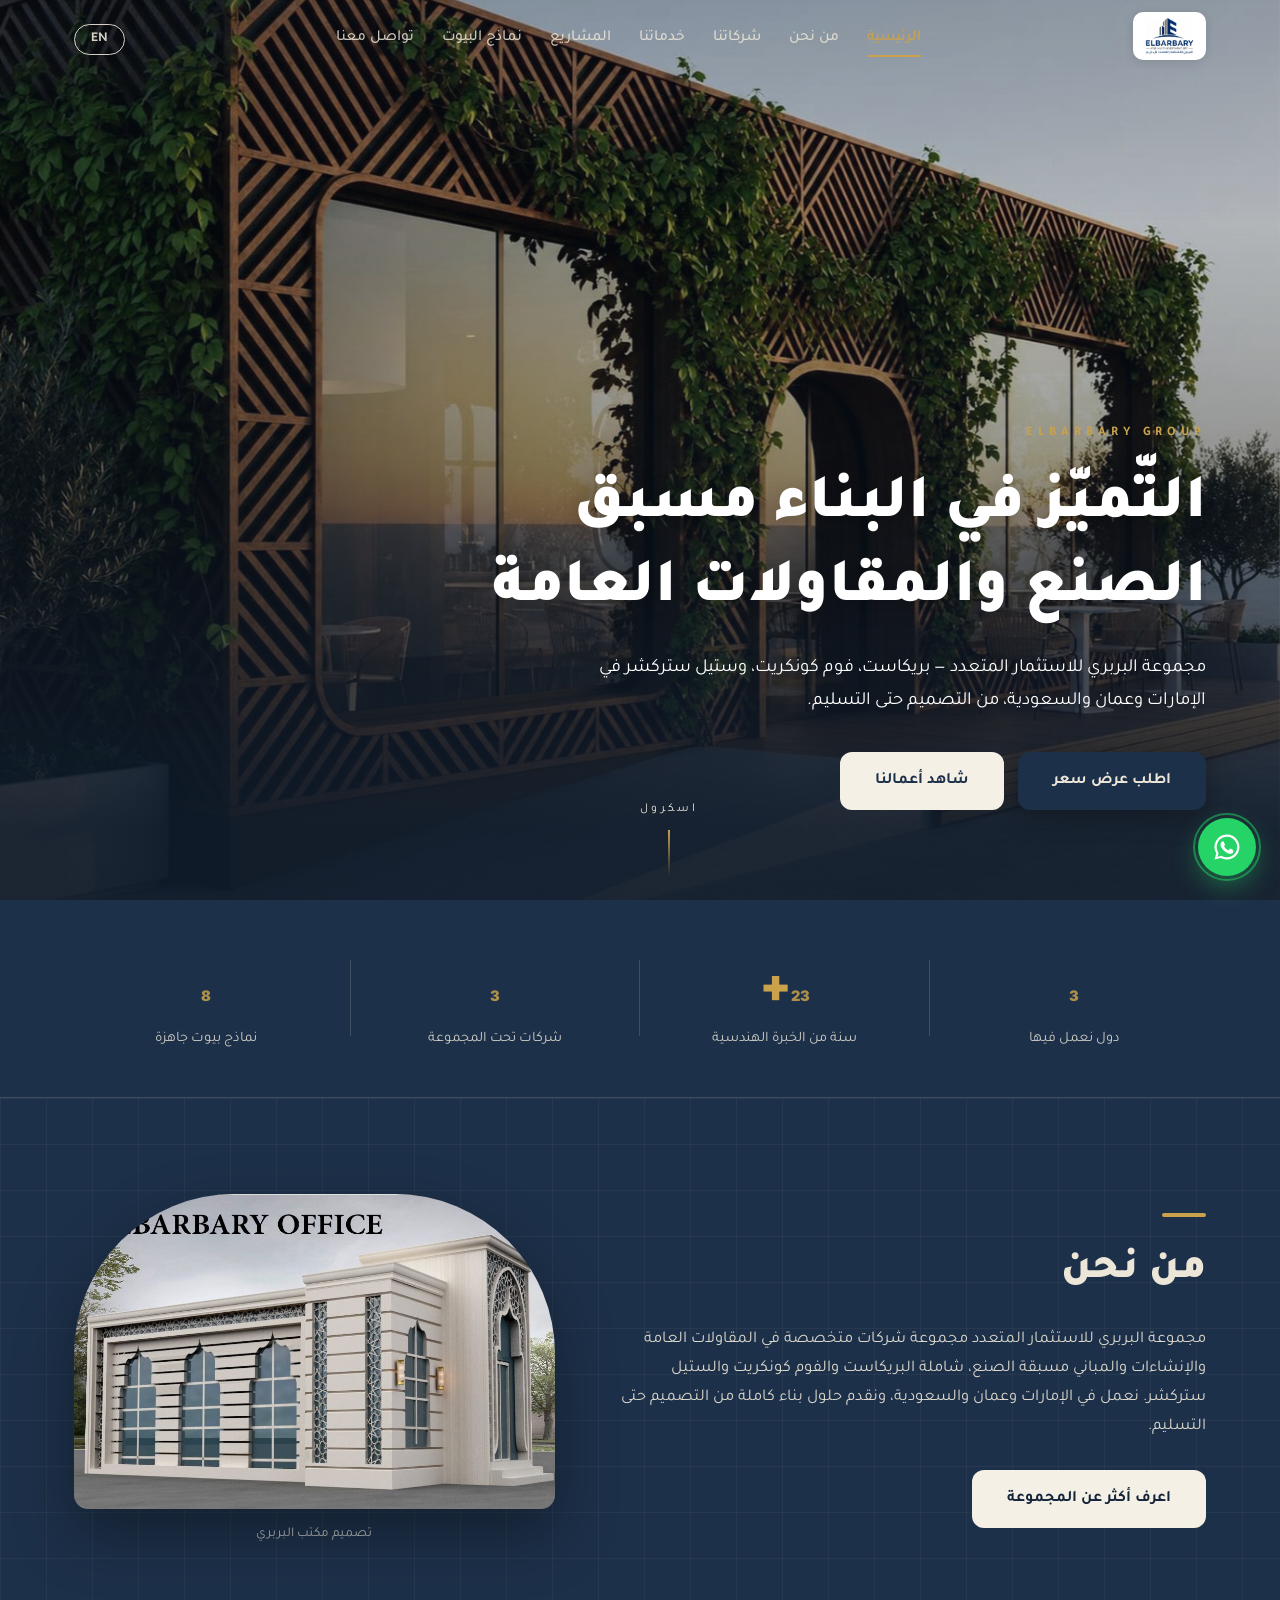
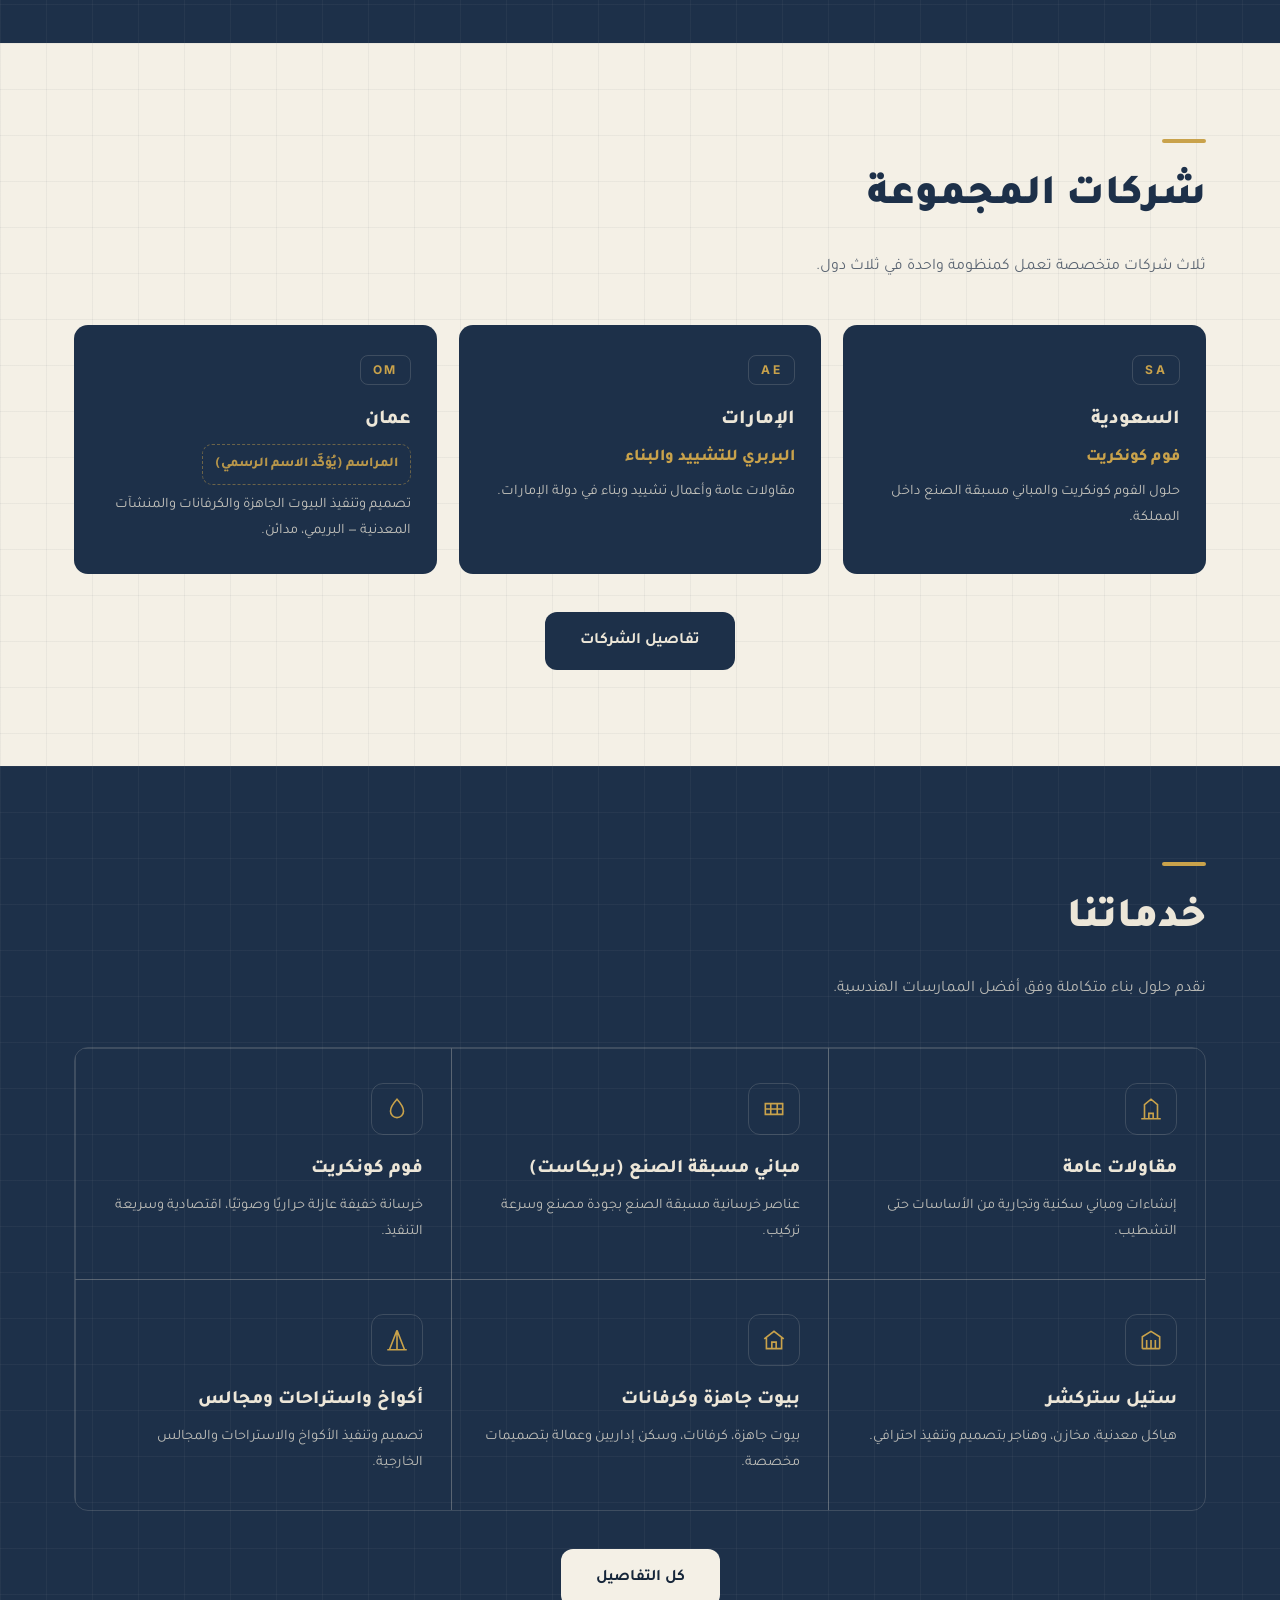
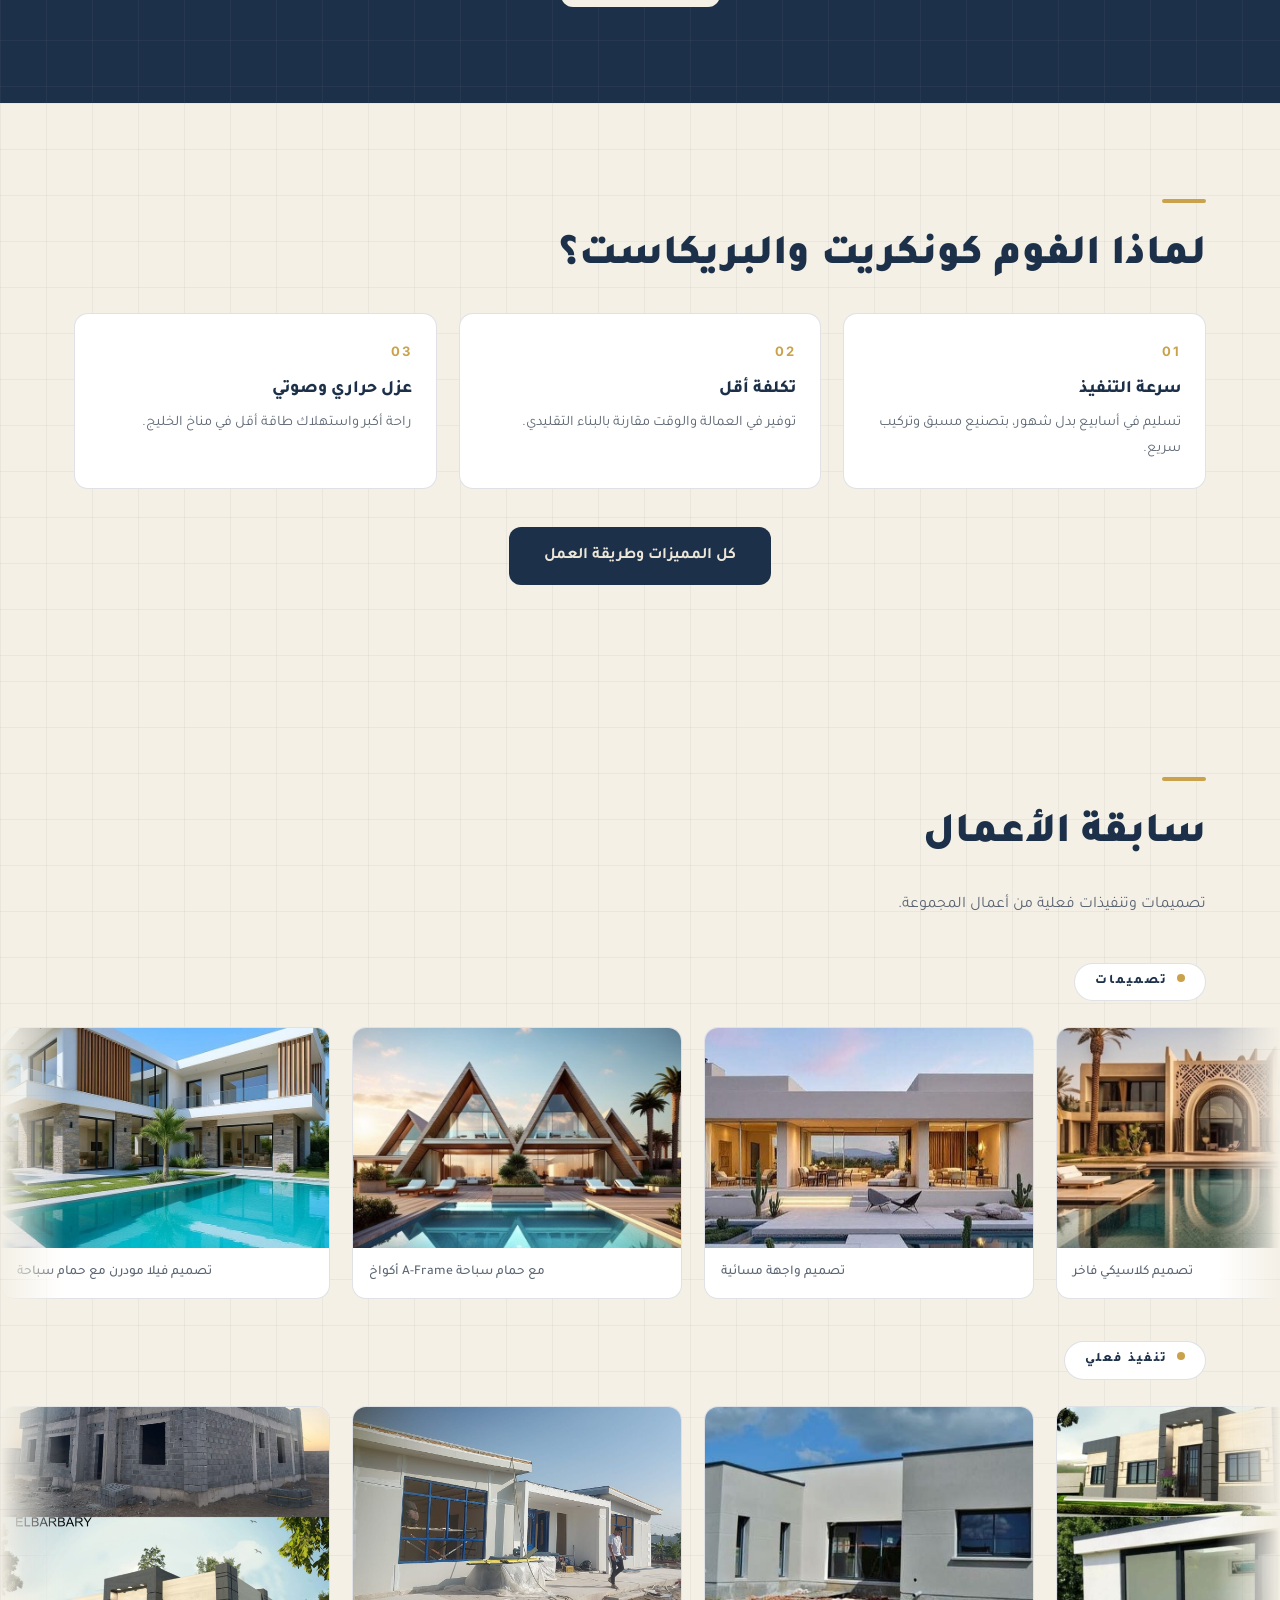
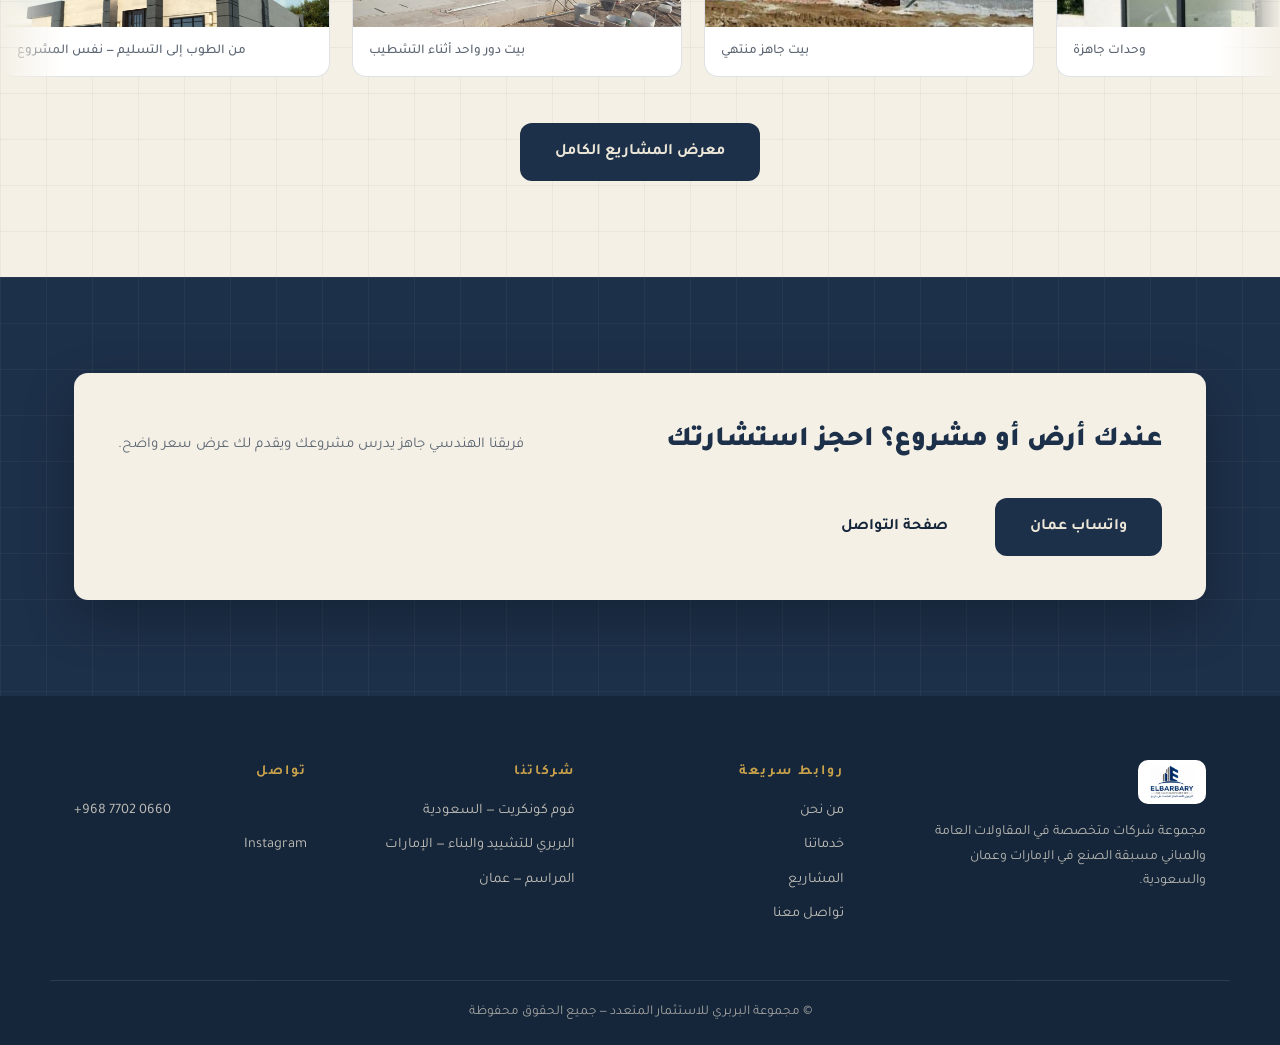
<file: index.html>
<!DOCTYPE html>
<html lang="ar" dir="rtl">
<head>
<meta charset="UTF-8">
<meta name="viewport" content="width=device-width, initial-scale=1.0">
<title data-ar="الرئيسية | مجموعة البربري" data-en="Home | ELBARBARY Group">الرئيسية | مجموعة البربري</title>
<meta name="description" content="مقاولات عامة ومباني مسبقة الصنع: بريكاست، فوم كونكريت، ستيل ستركشر. الإمارات، عمان، السعودية.">
<meta property="og:type" content="website">
<meta property="og:title" content="الرئيسية | مجموعة البربري للاستثمار المتعدد">
<meta property="og:description" content="مقاولات عامة ومباني مسبقة الصنع: بريكاست، فوم كونكريت، ستيل ستركشر — الإمارات، عمان، السعودية.">
<meta property="og:image" content="https://shereif10.github.io/elbarbary/images/hero.jpg">
<meta name="theme-color" content="#1d3049">
<link rel="icon" type="image/png" href="images/logo.png">
<link rel="preconnect" href="https://fonts.googleapis.com">
<link rel="preconnect" href="https://fonts.gstatic.com" crossorigin>
<link href="https://fonts.googleapis.com/css2?family=Tajawal:wght@400;500;700;800;900&family=Inter:wght@400;500;600;700;800&display=swap" rel="stylesheet">
<link rel="stylesheet" href="css/style.css">
</head>
<body class="loading">
<div class="scroll-progress" id="scrollProgress"></div>

<div class="preloader" id="preloader" aria-hidden="true">
  <div class="preloader-inner">
    <img src="images/logo.png" alt="ELBARBARY">
    <span class="preloader-line"></span>
  </div>
</div>

<header class="site-header" id="top">
  <div class="container header-inner">
    <a class="brand" href="index.html">
      <span class="brand-logo"><img src="images/logo.png" alt="ELBARBARY"></span>
    </a>
    <nav class="main-nav" id="mainNav">
      <a href="index.html" class="active" data-ar="الرئيسية" data-en="Home">الرئيسية</a>
      <a href="about.html" data-ar="من نحن" data-en="About">من نحن</a>
      <a href="companies.html" data-ar="شركاتنا" data-en="Companies">شركاتنا</a>
      <a href="services.html" data-ar="خدماتنا" data-en="Services">خدماتنا</a>
      <a href="projects.html" data-ar="المشاريع" data-en="Projects">المشاريع</a>
      <a href="models.html" data-ar="نماذج البيوت" data-en="Home Models">نماذج البيوت</a>
      <a href="contact.html" data-ar="تواصل معنا" data-en="Contact">تواصل معنا</a>
    </nav>
    <div class="header-actions">
      <button class="lang-toggle" id="langToggle" type="button" aria-label="Language">EN</button>
      <button class="menu-toggle" id="menuToggle" type="button" aria-label="Menu"><span></span><span></span><span></span></button>
    </div>
  </div>
</header>

<section class="hero">
  <div class="hero-bg"><div class="hero-img" id="heroImg"></div></div>
  <div class="hero-overlay"></div>
  <div class="container hero-content">
    <p class="hero-eyebrow reveal-hero d1">ELBARBARY GROUP</p>
    <h1 class="reveal-hero d2" data-ar="التّميّز في البناء مسبق الصنع والمقاولات العامة" data-en="Excellence in prefab construction and general contracting">التّميّز في البناء مسبق الصنع والمقاولات العامة</h1>
    <p class="hero-sub reveal-hero d3" data-ar="مجموعة البربري للاستثمار المتعدد — بريكاست، فوم كونكريت، وستيل ستركشر في الإمارات وعمان والسعودية، من التصميم حتى التسليم." data-en="ELBARBARY Multi-Investment Group — precast, foam concrete and steel structure across the UAE, Oman and Saudi Arabia, from design to handover.">مجموعة البربري للاستثمار المتعدد — بريكاست، فوم كونكريت، وستيل ستركشر في الإمارات وعمان والسعودية، من التصميم حتى التسليم.</p>
    <div class="hero-cta reveal-hero d4">
      <a class="btn btn-solid" href="contact.html" data-ar="اطلب عرض سعر" data-en="Request a quote">اطلب عرض سعر</a>
      <a class="btn btn-white" href="projects.html" data-ar="شاهد أعمالنا" data-en="See our work">شاهد أعمالنا</a>
    </div>
  </div>
  <div class="scroll-hint reveal-hero d4" aria-hidden="true">
    <span data-ar="اسكرول" data-en="Scroll">اسكرول</span>
    <span class="hint-line"></span>
  </div>
</section>

<section class="stats">
  <div class="container stats-inner">
    <div class="stat reveal"><strong><span class="count" data-count="3">0</span></strong><span data-ar="دول نعمل فيها" data-en="Countries of operation">دول نعمل فيها</span></div>
    <div class="stat reveal"><strong><span class="count" data-count="25">0</span>+</strong><span data-ar="سنة من الخبرة الهندسية" data-en="Years of engineering experience">سنة من الخبرة الهندسية</span></div>
    <div class="stat reveal"><strong><span class="count" data-count="3">0</span></strong><span data-ar="شركات تحت المجموعة" data-en="Group companies">شركات تحت المجموعة</span></div>
    <div class="stat reveal"><strong><span class="count" data-count="8">0</span></strong><span data-ar="نماذج بيوت جاهزة" data-en="Ready home models">نماذج بيوت جاهزة</span></div>
  </div>
</section>

<section class="section section-dark">
  <div class="container about-grid">
    <div class="about-text reveal">
      <h2 class="section-title" data-ar="من نحن" data-en="About us">من نحن</h2>
      <p data-ar="مجموعة البربري للاستثمار المتعدد مجموعة شركات متخصصة في المقاولات العامة والإنشاءات والمباني مسبقة الصنع، شاملة البريكاست والفوم كونكريت والستيل ستركشر. نعمل في الإمارات وعمان والسعودية، ونقدم حلول بناء كاملة من التصميم حتى التسليم." data-en="ELBARBARY Multi-Investment Group is a group of companies specialized in general contracting and prefabricated construction, including precast, foam concrete and steel structure. We operate in the UAE, Oman and Saudi Arabia, delivering complete building solutions from design to delivery.">مجموعة البربري للاستثمار المتعدد مجموعة شركات متخصصة في المقاولات العامة والإنشاءات والمباني مسبقة الصنع، شاملة البريكاست والفوم كونكريت والستيل ستركشر. نعمل في الإمارات وعمان والسعودية، ونقدم حلول بناء كاملة من التصميم حتى التسليم.</p>
      <a class="btn btn-white dark-text" href="about.html" data-ar="اعرف أكثر عن المجموعة" data-en="Learn more about the group">اعرف أكثر عن المجموعة</a>
    </div>
    <figure class="about-img reveal">
      <img src="images/office.jpg" alt="ELBARBARY office design" loading="lazy">
      <figcaption data-ar="تصميم مكتب البربري" data-en="ELBARBARY office design">تصميم مكتب البربري</figcaption>
    </figure>
  </div>
</section>

<section class="section section-cream">
  <div class="container">
    <h2 class="section-title reveal" data-ar="شركات المجموعة" data-en="Group companies">شركات المجموعة</h2>
    <p class="section-intro reveal" data-ar="ثلاث شركات متخصصة تعمل كمنظومة واحدة في ثلاث دول." data-en="Three specialized companies working as one system across three countries.">ثلاث شركات متخصصة تعمل كمنظومة واحدة في ثلاث دول.</p>
    <div class="tiles-3">
      <div class="tile reveal">
        <span class="tile-flag">SA</span>
        <h3 data-ar="السعودية" data-en="Saudi Arabia">السعودية</h3>
        <p class="tile-name" data-ar="فوم كونكريت" data-en="Foam Concrete">فوم كونكريت</p>
        <p data-ar="حلول الفوم كونكريت والمباني مسبقة الصنع داخل المملكة." data-en="Foam concrete and prefabricated building solutions across the Kingdom.">حلول الفوم كونكريت والمباني مسبقة الصنع داخل المملكة.</p>
      </div>
      <div class="tile reveal">
        <span class="tile-flag">AE</span>
        <h3 data-ar="الإمارات" data-en="United Arab Emirates">الإمارات</h3>
        <p class="tile-name" data-ar="البربري للتشييد والبناء" data-en="Al-Barbary Construction">البربري للتشييد والبناء</p>
        <p data-ar="مقاولات عامة وأعمال تشييد وبناء في دولة الإمارات." data-en="General contracting and construction works in the UAE.">مقاولات عامة وأعمال تشييد وبناء في دولة الإمارات.</p>
      </div>
      <div class="tile reveal">
        <span class="tile-flag">OM</span>
        <h3 data-ar="عمان" data-en="Oman">عمان</h3>
        <p class="tile-name placeholder" data-ar="المراسم (يُؤكَّد الاسم الرسمي)" data-en="Al-Maraseem (official name to confirm)">المراسم (يُؤكَّد الاسم الرسمي)</p>
        <p data-ar="تصميم وتنفيذ البيوت الجاهزة والكرفانات والمنشآت المعدنية — البريمي، مدائن." data-en="Design and build of prefab homes, caravans and metal structures — Al Buraimi, Madayn.">تصميم وتنفيذ البيوت الجاهزة والكرفانات والمنشآت المعدنية — البريمي، مدائن.</p>
      </div>
    </div>
    <div class="more-link reveal"><a class="btn btn-solid" href="companies.html" data-ar="تفاصيل الشركات" data-en="Company details">تفاصيل الشركات</a></div>
  </div>
</section>

<section class="section section-dark">
  <div class="container">
    <h2 class="section-title reveal" data-ar="خدماتنا" data-en="Our services">خدماتنا</h2>
    <p class="section-intro reveal" data-ar="نقدم حلول بناء متكاملة وفق أفضل الممارسات الهندسية." data-en="Integrated building solutions to the best engineering practices.">نقدم حلول بناء متكاملة وفق أفضل الممارسات الهندسية.</p>
    <div class="svc-grid">
      <div class="svc reveal">
        <span class="svc-icon"><svg viewBox="0 0 24 24" fill="none" stroke="currentColor" stroke-width="1.5"><path d="M3 21h18M6 21V8l6-5 6 5v13M10 21v-5h4v5M9 11h.01M15 11h.01"/></svg></span>
        <h3 data-ar="مقاولات عامة" data-en="General contracting">مقاولات عامة</h3>
        <p data-ar="إنشاءات ومباني سكنية وتجارية من الأساسات حتى التشطيب." data-en="Residential and commercial construction from foundations to finishing.">إنشاءات ومباني سكنية وتجارية من الأساسات حتى التشطيب.</p>
      </div>
      <div class="svc reveal">
        <span class="svc-icon"><svg viewBox="0 0 24 24" fill="none" stroke="currentColor" stroke-width="1.5"><path d="M4 7h16v10H4zM4 12h16M9 7v10M15 7v10"/></svg></span>
        <h3 data-ar="مباني مسبقة الصنع (بريكاست)" data-en="Precast buildings">مباني مسبقة الصنع (بريكاست)</h3>
        <p data-ar="عناصر خرسانية مسبقة الصنع بجودة مصنع وسرعة تركيب." data-en="Precast concrete elements with factory quality and fast installation.">عناصر خرسانية مسبقة الصنع بجودة مصنع وسرعة تركيب.</p>
      </div>
      <div class="svc reveal">
        <span class="svc-icon"><svg viewBox="0 0 24 24" fill="none" stroke="currentColor" stroke-width="1.5"><path d="M12 3s6 6.5 6 11a6 6 0 11-12 0c0-4.5 6-11 6-11z"/></svg></span>
        <h3 data-ar="فوم كونكريت" data-en="Foam concrete">فوم كونكريت</h3>
        <p data-ar="خرسانة خفيفة عازلة حراريًا وصوتيًا، اقتصادية وسريعة التنفيذ." data-en="Lightweight concrete with thermal and acoustic insulation, economical and fast.">خرسانة خفيفة عازلة حراريًا وصوتيًا، اقتصادية وسريعة التنفيذ.</p>
      </div>
      <div class="svc reveal">
        <span class="svc-icon"><svg viewBox="0 0 24 24" fill="none" stroke="currentColor" stroke-width="1.5"><path d="M4 20V9l8-5 8 5v11M4 20h16M8 20v-8M12 20v-8M16 20v-8"/></svg></span>
        <h3 data-ar="ستيل ستركشر" data-en="Steel structure">ستيل ستركشر</h3>
        <p data-ar="هياكل معدنية، مخازن، وهناجر بتصميم وتنفيذ احترافي." data-en="Steel structures, warehouses and hangars, professionally designed and built.">هياكل معدنية، مخازن، وهناجر بتصميم وتنفيذ احترافي.</p>
      </div>
      <div class="svc reveal">
        <span class="svc-icon"><svg viewBox="0 0 24 24" fill="none" stroke="currentColor" stroke-width="1.5"><path d="M3 11l9-7 9 7M5 10v10h14V10M10 20v-6h4v6"/></svg></span>
        <h3 data-ar="بيوت جاهزة وكرفانات" data-en="Prefab homes &amp; caravans">بيوت جاهزة وكرفانات</h3>
        <p data-ar="بيوت جاهزة، كرفانات، وسكن إداريين وعمالة بتصميمات مخصصة." data-en="Prefab homes, caravans, and staff housing with custom designs.">بيوت جاهزة، كرفانات، وسكن إداريين وعمالة بتصميمات مخصصة.</p>
      </div>
      <div class="svc reveal">
        <span class="svc-icon"><svg viewBox="0 0 24 24" fill="none" stroke="currentColor" stroke-width="1.5"><path d="M12 3v18M12 3l7 18M12 3L5 21M3 21h18"/></svg></span>
        <h3 data-ar="أكواخ واستراحات ومجالس" data-en="Chalets, rest houses &amp; majlis">أكواخ واستراحات ومجالس</h3>
        <p data-ar="تصميم وتنفيذ الأكواخ والاستراحات والمجالس الخارجية." data-en="Design and build of chalets, rest houses and outdoor majlis.">تصميم وتنفيذ الأكواخ والاستراحات والمجالس الخارجية.</p>
      </div>
    </div>
    <div class="more-link reveal"><a class="btn btn-white dark-text" href="services.html" data-ar="كل التفاصيل" data-en="Full details">كل التفاصيل</a></div>
  </div>
</section>

<section class="section section-cream">
  <div class="container">
    <h2 class="section-title reveal" data-ar="لماذا الفوم كونكريت والبريكاست؟" data-en="Why foam concrete &amp; precast?">لماذا الفوم كونكريت والبريكاست؟</h2>
    <div class="why-grid">
      <div class="why-item reveal"><span class="why-num">01</span><strong data-ar="سرعة التنفيذ" data-en="Speed">سرعة التنفيذ</strong><p data-ar="تسليم في أسابيع بدل شهور، بتصنيع مسبق وتركيب سريع." data-en="Delivery in weeks instead of months with off-site fabrication.">تسليم في أسابيع بدل شهور، بتصنيع مسبق وتركيب سريع.</p></div>
      <div class="why-item reveal"><span class="why-num">02</span><strong data-ar="تكلفة أقل" data-en="Lower cost">تكلفة أقل</strong><p data-ar="توفير في العمالة والوقت مقارنة بالبناء التقليدي." data-en="Savings in labor and time compared to conventional building.">توفير في العمالة والوقت مقارنة بالبناء التقليدي.</p></div>
      <div class="why-item reveal"><span class="why-num">03</span><strong data-ar="عزل حراري وصوتي" data-en="Insulation">عزل حراري وصوتي</strong><p data-ar="راحة أكبر واستهلاك طاقة أقل في مناخ الخليج." data-en="More comfort and lower energy use in the Gulf climate.">راحة أكبر واستهلاك طاقة أقل في مناخ الخليج.</p></div>
    </div>
    <div class="more-link reveal"><a class="btn btn-solid" href="why.html" data-ar="كل المميزات وطريقة العمل" data-en="All benefits and our process">كل المميزات وطريقة العمل</a></div>
  </div>
</section>

<section class="section section-cream section-projects">
  <div class="container">
    <h2 class="section-title reveal" data-ar="سابقة الأعمال" data-en="Previous work">سابقة الأعمال</h2>
    <p class="section-intro reveal" data-ar="تصميمات وتنفيذات فعلية من أعمال المجموعة." data-en="Designs and completed works by the group.">تصميمات وتنفيذات فعلية من أعمال المجموعة.</p>
  </div>
  <div class="container mq-head reveal"><span class="mq-tag" data-ar="تصميمات" data-en="Designs">تصميمات</span></div>
  <div class="marquee" dir="ltr">
    <div class="marquee-track">
      <figure class="mq-card"><img src="images/render-pool-villa.jpg" loading="lazy" alt=""><figcaption data-ar="تصميم فيلا مودرن مع حمام سباحة" data-en="Modern villa with pool — design">تصميم فيلا مودرن مع حمام سباحة</figcaption></figure>
      <figure class="mq-card"><img src="images/render-aframe-pool.jpg" loading="lazy" alt=""><figcaption data-ar="أكواخ A-Frame مع حمام سباحة" data-en="A-Frame chalets with pool — design">أكواخ A-Frame مع حمام سباحة</figcaption></figure>
      <figure class="mq-card"><img src="images/render-dusk.jpg" loading="lazy" alt=""><figcaption data-ar="تصميم واجهة مسائية" data-en="Evening facade — design">تصميم واجهة مسائية</figcaption></figure>
      <figure class="mq-card"><img src="images/render-palace.jpg" loading="lazy" alt=""><figcaption data-ar="تصميم كلاسيكي فاخر" data-en="Classic luxury design">تصميم كلاسيكي فاخر</figcaption></figure>
      <figure class="mq-card"><img src="images/render-resort.jpg" loading="lazy" alt=""><figcaption data-ar="تصميم استراحة" data-en="Rest house — design">تصميم استراحة</figcaption></figure>
      <figure class="mq-card"><img src="images/render-aframe.jpg" loading="lazy" alt=""><figcaption data-ar="تصميم كوخ A-Frame" data-en="A-Frame chalet — design">تصميم كوخ A-Frame</figcaption></figure>
      <figure class="mq-card"><img src="images/render-villa.jpg" loading="lazy" alt=""><figcaption data-ar="تصميم فيلا" data-en="Villa — design">تصميم فيلا</figcaption></figure>
      <figure class="mq-card"><img src="images/render-white-house.jpg" loading="lazy" alt=""><figcaption data-ar="تصميم بيت مودرن" data-en="Modern home — design">تصميم بيت مودرن</figcaption></figure>
    </div>
  </div>
  <div class="container mq-head reveal"><span class="mq-tag" data-ar="تنفيذ فعلي" data-en="Built work">تنفيذ فعلي</span></div>
  <div class="marquee" dir="ltr">
    <div class="marquee-track rev">
      <figure class="mq-card"><img src="images/real-progress.jpg" loading="lazy" alt=""><figcaption data-ar="من الطوب إلى التسليم — نفس المشروع" data-en="From blockwork to handover — same project">من الطوب إلى التسليم — نفس المشروع</figcaption></figure>
      <figure class="mq-card"><img src="images/real-white-house.jpg" loading="lazy" alt=""><figcaption data-ar="بيت دور واحد أثناء التشطيب" data-en="Single-story home during finishing">بيت دور واحد أثناء التشطيب</figcaption></figure>
      <figure class="mq-card"><img src="images/real-house.jpg" loading="lazy" alt=""><figcaption data-ar="بيت جاهز منتهي" data-en="Completed prefab home">بيت جاهز منتهي</figcaption></figure>
      <figure class="mq-card"><img src="images/real-units.jpg" loading="lazy" alt=""><figcaption data-ar="وحدات جاهزة" data-en="Prefab units">وحدات جاهزة</figcaption></figure>
      <figure class="mq-card"><img src="images/real-deck.jpg" loading="lazy" alt=""><figcaption data-ar="وحدة مع جلسة خارجية" data-en="Unit with outdoor deck">وحدة مع جلسة خارجية</figcaption></figure>
      <figure class="mq-card"><img src="images/real-warehouse.jpg" loading="lazy" alt=""><figcaption data-ar="مستودع ستيل ستركشر" data-en="Steel structure warehouse">مستودع ستيل ستركشر</figcaption></figure>
      <figure class="mq-card"><img src="images/real-cafe.jpg" loading="lazy" alt=""><figcaption data-ar="كافيه كونتينر" data-en="Container café">كافيه كونتينر</figcaption></figure>
      <figure class="mq-card"><img src="images/real-steel.jpg" loading="lazy" alt=""><figcaption data-ar="هيكل معدني أثناء التركيب" data-en="Steel structure erection">هيكل معدني أثناء التركيب</figcaption></figure>
    </div>
  </div>
  <div class="container more-link reveal"><a class="btn btn-solid" href="projects.html" data-ar="معرض المشاريع الكامل" data-en="Full projects gallery">معرض المشاريع الكامل</a></div>
</section>
<section class="section section-dark cta-strip-section">
  <div class="container">
    <div class="cta-card reveal">
      <h3 data-ar="عندك أرض أو مشروع؟ احجز استشارتك" data-en="Have a plot or a project? Book a consultation">عندك أرض أو مشروع؟ احجز استشارتك</h3>
      <p data-ar="فريقنا الهندسي جاهز يدرس مشروعك ويقدم لك عرض سعر واضح." data-en="Our engineering team will study your project and give you a clear quote.">فريقنا الهندسي جاهز يدرس مشروعك ويقدم لك عرض سعر واضح.</p>
      <div class="cta-actions">
        <a class="btn btn-solid" href="https://wa.me/96877020660" target="_blank" rel="noopener" data-ar="واتساب عمان" data-en="WhatsApp Oman">واتساب عمان</a>
        <a class="btn btn-white dark-text" href="contact.html" data-ar="صفحة التواصل" data-en="Contact page">صفحة التواصل</a>
      </div>
    </div>
  </div>
</section>
<footer class="site-footer">
  <div class="container footer-grid">
    <div class="f-brand">
      <img src="images/logo.png" alt="ELBARBARY" class="footer-logo">
      <p data-ar="مجموعة شركات متخصصة في المقاولات العامة والمباني مسبقة الصنع في الإمارات وعمان والسعودية." data-en="A group of companies specialized in general contracting and prefabricated buildings in the UAE, Oman and Saudi Arabia.">مجموعة شركات متخصصة في المقاولات العامة والمباني مسبقة الصنع في الإمارات وعمان والسعودية.</p>
    </div>
    <div class="f-col">
      <h4 data-ar="روابط سريعة" data-en="Quick links">روابط سريعة</h4>
      <a href="about.html" data-ar="من نحن" data-en="About">من نحن</a>
      <a href="services.html" data-ar="خدماتنا" data-en="Services">خدماتنا</a>
      <a href="projects.html" data-ar="المشاريع" data-en="Projects">المشاريع</a>
      <a href="contact.html" data-ar="تواصل معنا" data-en="Contact">تواصل معنا</a>
    </div>
    <div class="f-col">
      <h4 data-ar="شركاتنا" data-en="Our companies">شركاتنا</h4>
      <span data-ar="فوم كونكريت — السعودية" data-en="Foam Concrete — Saudi Arabia">فوم كونكريت — السعودية</span>
      <span data-ar="البربري للتشييد والبناء — الإمارات" data-en="Al-Barbary Construction — UAE">البربري للتشييد والبناء — الإمارات</span>
      <span data-ar="المراسم — عمان" data-en="Al-Maraseem — Oman">المراسم — عمان</span>
    </div>
    <div class="f-col">
      <h4 data-ar="تواصل" data-en="Contact">تواصل</h4>
      <a href="tel:+96877020660" dir="ltr">+968 7702 0660</a>
      <a href="https://www.instagram.com/elbarbary.525" target="_blank" rel="noopener">Instagram</a>
    </div>
  </div>
  <div class="container footer-bottom">
    <p data-ar="© مجموعة البربري للاستثمار المتعدد — جميع الحقوق محفوظة" data-en="© ELBARBARY Multi-Investment Group — All rights reserved">© مجموعة البربري للاستثمار المتعدد — جميع الحقوق محفوظة</p>
  </div>
</footer>
<a class="wa-float" href="https://wa.me/96877020660" target="_blank" rel="noopener" aria-label="WhatsApp">
  <svg viewBox="0 0 24 24" fill="currentColor"><path d="M12 2a10 10 0 00-8.6 15.1L2 22l5-1.3A10 10 0 1012 2zm0 18.2a8.2 8.2 0 01-4.2-1.1l-.3-.2-3 .8.8-2.9-.2-.3A8.2 8.2 0 1112 20.2zm4.6-6.1c-.3-.1-1.5-.7-1.7-.8-.2-.1-.4-.1-.6.1-.2.3-.6.8-.8 1-.1.2-.3.2-.5.1a6.7 6.7 0 01-3.3-2.9c-.3-.4.2-.4.6-1.3.1-.2 0-.4 0-.5l-.8-1.8c-.2-.5-.4-.4-.6-.4h-.5c-.2 0-.5.1-.7.3-.2.3-.9.9-.9 2.2s.9 2.5 1 2.7c.1.2 1.8 2.8 4.4 3.9.6.3 1.1.4 1.5.6.6.2 1.2.2 1.6.1.5-.1 1.5-.6 1.7-1.2.2-.6.2-1.1.2-1.2-.1-.2-.3-.2-.6-.3z"/></svg>
</a>

<button class="to-top" id="toTop" aria-label="Back to top">
  <svg viewBox="0 0 24 24" fill="none" stroke="currentColor" stroke-width="2"><path d="M12 19V5M5 12l7-7 7 7"/></svg>
</button>

<script src="js/app.js"></script>
</body>
</html>
</file>
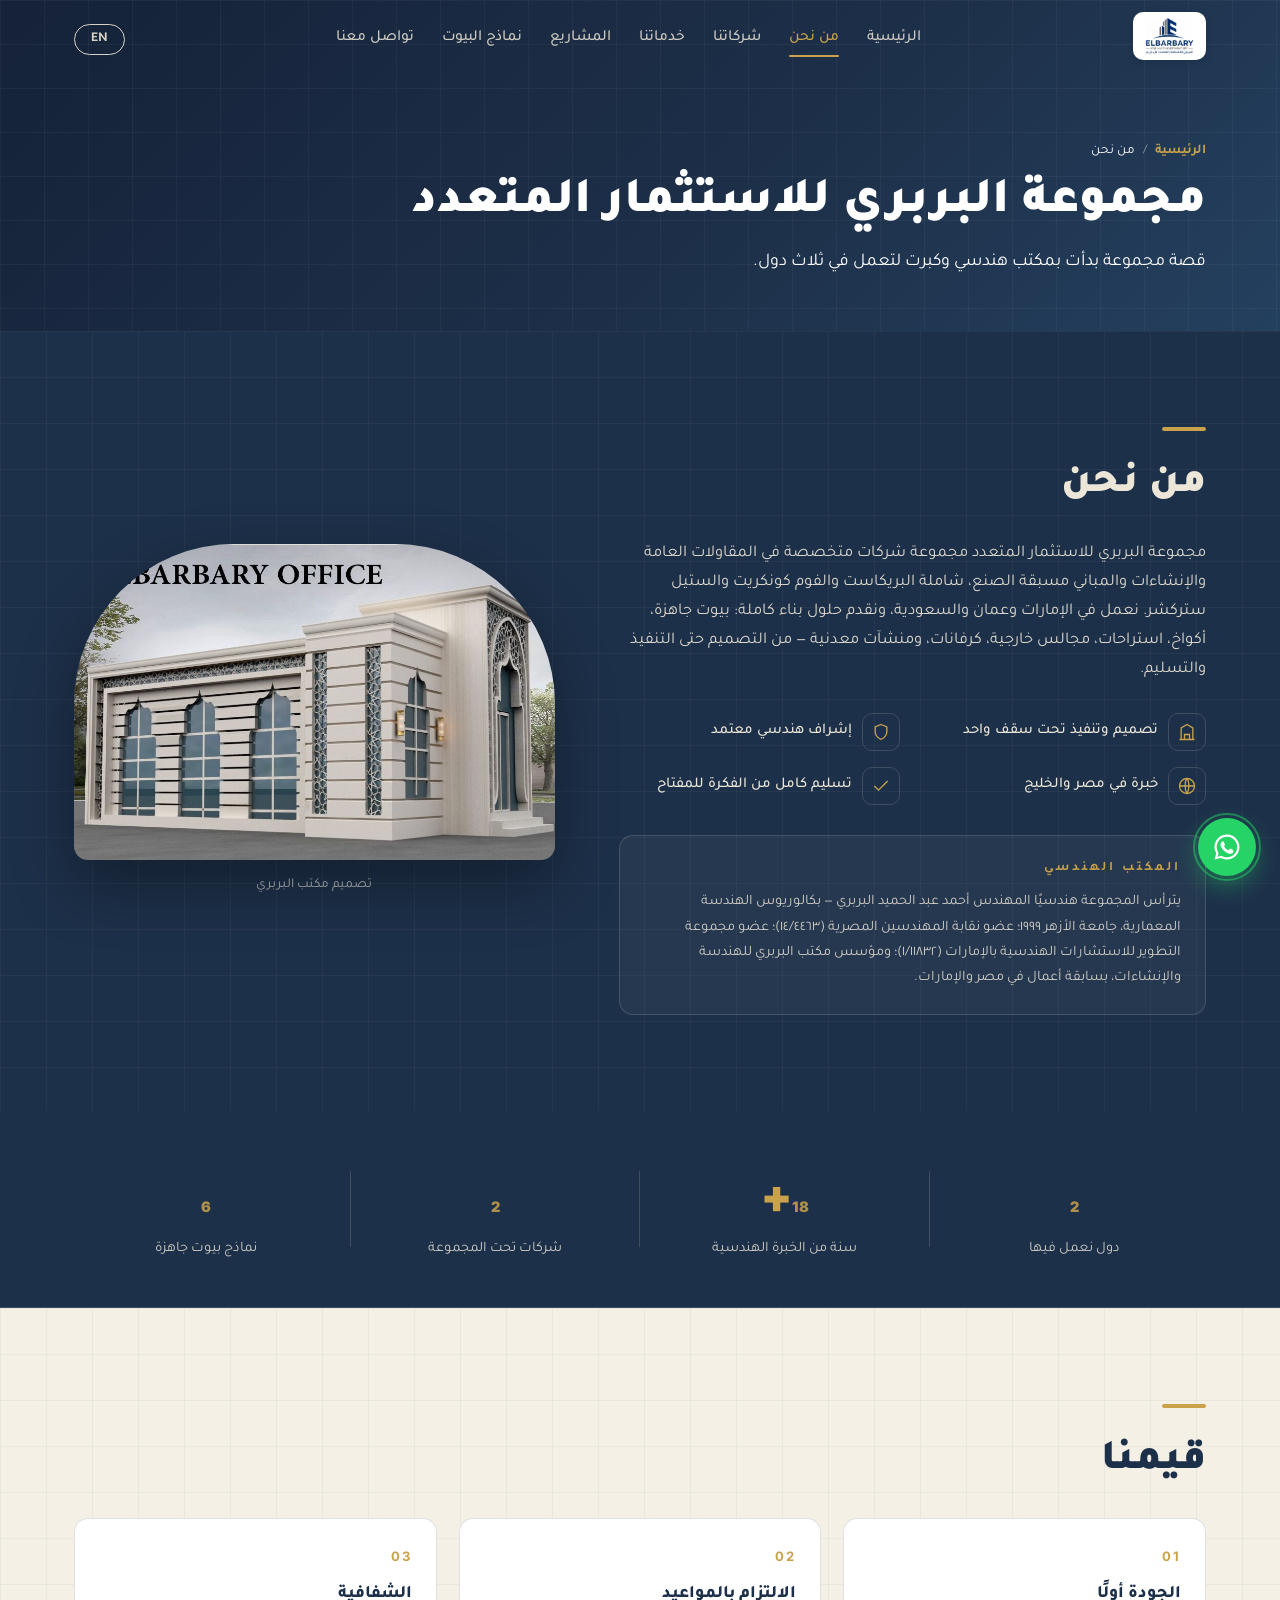
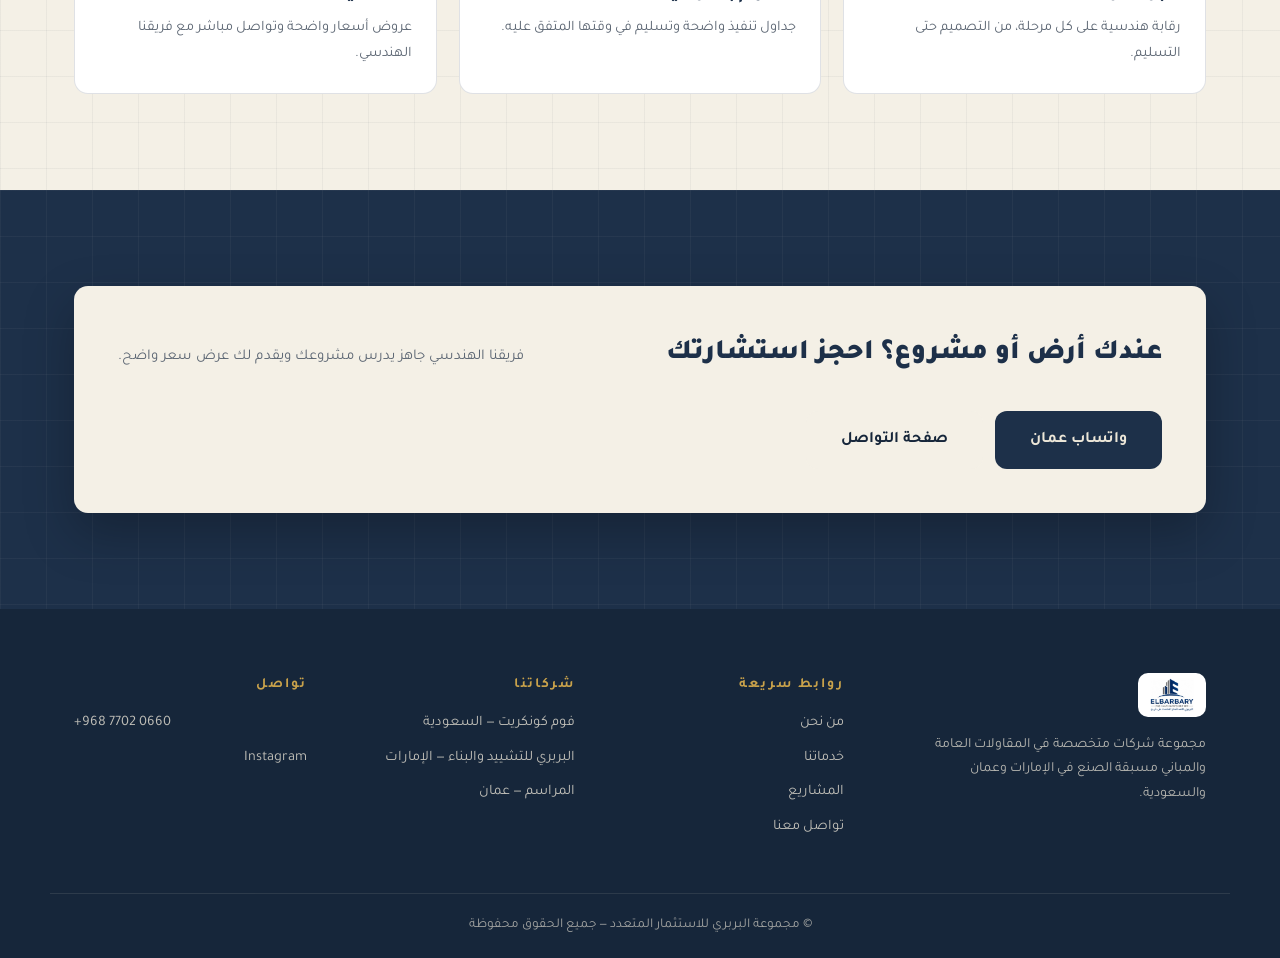
<file: about.html>
<!DOCTYPE html>
<html lang="ar" dir="rtl">
<head>
<meta charset="UTF-8">
<meta name="viewport" content="width=device-width, initial-scale=1.0">
<title data-ar="من نحن | مجموعة البربري" data-en="About us | ELBARBARY Group">من نحن | مجموعة البربري</title>
<meta name="description" content="مقاولات عامة ومباني مسبقة الصنع: بريكاست، فوم كونكريت، ستيل ستركشر. الإمارات، عمان، السعودية.">
<meta property="og:type" content="website">
<meta property="og:title" content="من نحن | مجموعة البربري للاستثمار المتعدد">
<meta property="og:description" content="مقاولات عامة ومباني مسبقة الصنع: بريكاست، فوم كونكريت، ستيل ستركشر — الإمارات، عمان، السعودية.">
<meta property="og:image" content="images/hero.jpg">
<meta name="theme-color" content="#1d3049">
<link rel="icon" type="image/png" href="images/logo.png">
<link rel="preconnect" href="https://fonts.googleapis.com">
<link rel="preconnect" href="https://fonts.gstatic.com" crossorigin>
<link href="https://fonts.googleapis.com/css2?family=Tajawal:wght@400;500;700;800;900&family=Inter:wght@400;500;600;700;800&display=swap" rel="stylesheet">
<link rel="stylesheet" href="css/style.css">
</head>
<body class="loading">
<div class="scroll-progress" id="scrollProgress"></div>

<div class="preloader" id="preloader" aria-hidden="true">
  <div class="preloader-inner">
    <img src="images/logo.png" alt="ELBARBARY">
    <span class="preloader-line"></span>
  </div>
</div>

<header class="site-header" id="top">
  <div class="container header-inner">
    <a class="brand" href="index.html">
      <span class="brand-logo"><img src="images/logo.png" alt="ELBARBARY"></span>
    </a>
    <nav class="main-nav" id="mainNav">
      <a href="index.html" data-ar="الرئيسية" data-en="Home">الرئيسية</a>
      <a href="about.html" class="active" data-ar="من نحن" data-en="About">من نحن</a>
      <a href="companies.html" data-ar="شركاتنا" data-en="Companies">شركاتنا</a>
      <a href="services.html" data-ar="خدماتنا" data-en="Services">خدماتنا</a>
      <a href="projects.html" data-ar="المشاريع" data-en="Projects">المشاريع</a>
      <a href="models.html" data-ar="نماذج البيوت" data-en="Home Models">نماذج البيوت</a>
      <a href="contact.html" data-ar="تواصل معنا" data-en="Contact">تواصل معنا</a>
    </nav>
    <div class="header-actions">
      <button class="lang-toggle" id="langToggle" type="button" aria-label="Language">EN</button>
      <button class="menu-toggle" id="menuToggle" type="button" aria-label="Menu"><span></span><span></span><span></span></button>
    </div>
  </div>
</header>
<section class="page-hero">
  <div class="container">
    <p class="crumbs reveal-hero d1"><a href="index.html" data-ar="الرئيسية" data-en="Home">الرئيسية</a><span class="crumb-sep">/</span><span data-ar="من نحن" data-en="About">من نحن</span></p>
    <h1 class="reveal-hero d2" data-ar="مجموعة البربري للاستثمار المتعدد" data-en="ELBARBARY Multi-Investment Group">مجموعة البربري للاستثمار المتعدد</h1>
    <p class="ph-sub reveal-hero d3" data-ar="قصة مجموعة بدأت بمكتب هندسي وكبرت لتعمل في ثلاث دول." data-en="The story of a group that grew from an engineering office to operate in three countries.">قصة مجموعة بدأت بمكتب هندسي وكبرت لتعمل في ثلاث دول.</p>
  </div>
</section>
<section class="section section-dark">
  <div class="container about-grid">
    <div class="about-text reveal">
      <h2 class="section-title" data-ar="من نحن" data-en="Who we are">من نحن</h2>
      <p data-ar="مجموعة البربري للاستثمار المتعدد مجموعة شركات متخصصة في المقاولات العامة والإنشاءات والمباني مسبقة الصنع، شاملة البريكاست والفوم كونكريت والستيل ستركشر. نعمل في الإمارات وعمان والسعودية، ونقدم حلول بناء كاملة: بيوت جاهزة، أكواخ، استراحات، مجالس خارجية، كرفانات، ومنشآت معدنية — من التصميم حتى التنفيذ والتسليم." data-en="ELBARBARY Multi-Investment Group is a group of companies specialized in general contracting and prefabricated construction, including precast, foam concrete and steel structure. We operate in the UAE, Oman and Saudi Arabia, delivering complete building solutions: prefab homes, chalets, rest houses, outdoor majlis, caravans and metal structures — from design to delivery.">مجموعة البربري للاستثمار المتعدد مجموعة شركات متخصصة في المقاولات العامة والإنشاءات والمباني مسبقة الصنع، شاملة البريكاست والفوم كونكريت والستيل ستركشر. نعمل في الإمارات وعمان والسعودية، ونقدم حلول بناء كاملة: بيوت جاهزة، أكواخ، استراحات، مجالس خارجية، كرفانات، ومنشآت معدنية — من التصميم حتى التنفيذ والتسليم.</p>
      <ul class="about-points">
        <li><span class="pt-icon"><svg viewBox="0 0 24 24" fill="none" stroke="currentColor" stroke-width="1.6"><path d="M3 21h18M5 21V7l7-4 7 4v14M9 21v-6h6v6"/></svg></span><span data-ar="تصميم وتنفيذ تحت سقف واحد" data-en="Design and build under one roof">تصميم وتنفيذ تحت سقف واحد</span></li>
        <li><span class="pt-icon"><svg viewBox="0 0 24 24" fill="none" stroke="currentColor" stroke-width="1.6"><path d="M12 3l7 3v5c0 5-3 8-7 10-4-2-7-5-7-10V6z"/></svg></span><span data-ar="إشراف هندسي معتمد" data-en="Certified engineering supervision">إشراف هندسي معتمد</span></li>
        <li><span class="pt-icon"><svg viewBox="0 0 24 24" fill="none" stroke="currentColor" stroke-width="1.6"><circle cx="12" cy="12" r="9"/><path d="M3 12h18M12 3c3 3.5 3 14 0 18M12 3c-3 3.5-3 14 0 18"/></svg></span><span data-ar="خبرة في مصر والخليج" data-en="Experience in Egypt and the Gulf">خبرة في مصر والخليج</span></li>
        <li><span class="pt-icon"><svg viewBox="0 0 24 24" fill="none" stroke="currentColor" stroke-width="1.6"><path d="M20 6L9 17l-5-5"/></svg></span><span data-ar="تسليم كامل من الفكرة للمفتاح" data-en="Full delivery, concept to keys">تسليم كامل من الفكرة للمفتاح</span></li>
      </ul>
      <div class="engineer-card">
        <h3 data-ar="المكتب الهندسي" data-en="Engineering office">المكتب الهندسي</h3>
        <p data-ar="يترأس المجموعة هندسيًا المهندس أحمد عبد الحميد البربري — بكالوريوس الهندسة المعمارية، جامعة الأزهر ١٩٩٩؛ عضو نقابة المهندسين المصرية (١٤/٤٤٦٣)؛ عضو مجموعة التطوير للاستشارات الهندسية بالإمارات (١/١١٨٣٢)؛ ومؤسس مكتب البربري للهندسة والإنشاءات، بسابقة أعمال في مصر والإمارات." data-en="The group is led by Architect Ahmed Abd Elhamid Elbarbary — B.Sc. Architectural Engineering, Al-Azhar University 1999; member of the Egyptian Engineers Syndicate (14/4463); member of the Development Group for Engineering Consultancy, UAE (1/11832); founder of Elbarbary Engineering &amp; Construction office, with a track record in Egypt and the UAE.">يترأس المجموعة هندسيًا المهندس أحمد عبد الحميد البربري — بكالوريوس الهندسة المعمارية، جامعة الأزهر ١٩٩٩؛ عضو نقابة المهندسين المصرية (١٤/٤٤٦٣)؛ عضو مجموعة التطوير للاستشارات الهندسية بالإمارات (١/١١٨٣٢)؛ ومؤسس مكتب البربري للهندسة والإنشاءات، بسابقة أعمال في مصر والإمارات.</p>
      </div>
    </div>
    <figure class="about-img reveal">
      <img src="images/office.jpg" alt="ELBARBARY office design" loading="lazy">
      <figcaption data-ar="تصميم مكتب البربري" data-en="ELBARBARY office design">تصميم مكتب البربري</figcaption>
    </figure>
  </div>
</section>

<section class="stats">
  <div class="container stats-inner">
    <div class="stat reveal"><strong><span class="count" data-count="3">0</span></strong><span data-ar="دول نعمل فيها" data-en="Countries of operation">دول نعمل فيها</span></div>
    <div class="stat reveal"><strong><span class="count" data-count="25">0</span>+</strong><span data-ar="سنة من الخبرة الهندسية" data-en="Years of engineering experience">سنة من الخبرة الهندسية</span></div>
    <div class="stat reveal"><strong><span class="count" data-count="3">0</span></strong><span data-ar="شركات تحت المجموعة" data-en="Group companies">شركات تحت المجموعة</span></div>
    <div class="stat reveal"><strong><span class="count" data-count="8">0</span></strong><span data-ar="نماذج بيوت جاهزة" data-en="Ready home models">نماذج بيوت جاهزة</span></div>
  </div>
</section>

<section class="section section-cream">
  <div class="container">
    <h2 class="section-title reveal" data-ar="قيمنا" data-en="Our values">قيمنا</h2>
    <div class="why-grid">
      <div class="why-item reveal"><span class="why-num">01</span><strong data-ar="الجودة أولًا" data-en="Quality first">الجودة أولًا</strong><p data-ar="رقابة هندسية على كل مرحلة، من التصميم حتى التسليم." data-en="Engineering supervision at every stage, from design to handover.">رقابة هندسية على كل مرحلة، من التصميم حتى التسليم.</p></div>
      <div class="why-item reveal"><span class="why-num">02</span><strong data-ar="الالتزام بالمواعيد" data-en="On-time delivery">الالتزام بالمواعيد</strong><p data-ar="جداول تنفيذ واضحة وتسليم في وقتها المتفق عليه." data-en="Clear schedules and delivery at the agreed time.">جداول تنفيذ واضحة وتسليم في وقتها المتفق عليه.</p></div>
      <div class="why-item reveal"><span class="why-num">03</span><strong data-ar="الشفافية" data-en="Transparency">الشفافية</strong><p data-ar="عروض أسعار واضحة وتواصل مباشر مع فريقنا الهندسي." data-en="Clear quotations and direct contact with our engineering team.">عروض أسعار واضحة وتواصل مباشر مع فريقنا الهندسي.</p></div>
    </div>
  </div>
</section>
<section class="section section-dark cta-strip-section">
  <div class="container">
    <div class="cta-card reveal">
      <h3 data-ar="عندك أرض أو مشروع؟ احجز استشارتك" data-en="Have a plot or a project? Book a consultation">عندك أرض أو مشروع؟ احجز استشارتك</h3>
      <p data-ar="فريقنا الهندسي جاهز يدرس مشروعك ويقدم لك عرض سعر واضح." data-en="Our engineering team will study your project and give you a clear quote.">فريقنا الهندسي جاهز يدرس مشروعك ويقدم لك عرض سعر واضح.</p>
      <div class="cta-actions">
        <a class="btn btn-solid" href="https://wa.me/96877020660" target="_blank" rel="noopener" data-ar="واتساب عمان" data-en="WhatsApp Oman">واتساب عمان</a>
        <a class="btn btn-white dark-text" href="contact.html" data-ar="صفحة التواصل" data-en="Contact page">صفحة التواصل</a>
      </div>
    </div>
  </div>
</section>
<footer class="site-footer">
  <div class="container footer-grid">
    <div class="f-brand">
      <img src="images/logo.png" alt="ELBARBARY" class="footer-logo">
      <p data-ar="مجموعة شركات متخصصة في المقاولات العامة والمباني مسبقة الصنع في الإمارات وعمان والسعودية." data-en="A group of companies specialized in general contracting and prefabricated buildings in the UAE, Oman and Saudi Arabia.">مجموعة شركات متخصصة في المقاولات العامة والمباني مسبقة الصنع في الإمارات وعمان والسعودية.</p>
    </div>
    <div class="f-col">
      <h4 data-ar="روابط سريعة" data-en="Quick links">روابط سريعة</h4>
      <a href="about.html" data-ar="من نحن" data-en="About">من نحن</a>
      <a href="services.html" data-ar="خدماتنا" data-en="Services">خدماتنا</a>
      <a href="projects.html" data-ar="المشاريع" data-en="Projects">المشاريع</a>
      <a href="contact.html" data-ar="تواصل معنا" data-en="Contact">تواصل معنا</a>
    </div>
    <div class="f-col">
      <h4 data-ar="شركاتنا" data-en="Our companies">شركاتنا</h4>
      <span data-ar="فوم كونكريت — السعودية" data-en="Foam Concrete — Saudi Arabia">فوم كونكريت — السعودية</span>
      <span data-ar="البربري للتشييد والبناء — الإمارات" data-en="Al-Barbary Construction — UAE">البربري للتشييد والبناء — الإمارات</span>
      <span data-ar="المراسم — عمان" data-en="Al-Maraseem — Oman">المراسم — عمان</span>
    </div>
    <div class="f-col">
      <h4 data-ar="تواصل" data-en="Contact">تواصل</h4>
      <a href="tel:+96877020660" dir="ltr">+968 7702 0660</a>
      <a href="https://www.instagram.com/elbarbary.525" target="_blank" rel="noopener">Instagram</a>
    </div>
  </div>
  <div class="container footer-bottom">
    <p data-ar="© مجموعة البربري للاستثمار المتعدد — جميع الحقوق محفوظة" data-en="© ELBARBARY Multi-Investment Group — All rights reserved">© مجموعة البربري للاستثمار المتعدد — جميع الحقوق محفوظة</p>
  </div>
</footer>
<a class="wa-float" href="https://wa.me/96877020660" target="_blank" rel="noopener" aria-label="WhatsApp">
  <svg viewBox="0 0 24 24" fill="currentColor"><path d="M12 2a10 10 0 00-8.6 15.1L2 22l5-1.3A10 10 0 1012 2zm0 18.2a8.2 8.2 0 01-4.2-1.1l-.3-.2-3 .8.8-2.9-.2-.3A8.2 8.2 0 1112 20.2zm4.6-6.1c-.3-.1-1.5-.7-1.7-.8-.2-.1-.4-.1-.6.1-.2.3-.6.8-.8 1-.1.2-.3.2-.5.1a6.7 6.7 0 01-3.3-2.9c-.3-.4.2-.4.6-1.3.1-.2 0-.4 0-.5l-.8-1.8c-.2-.5-.4-.4-.6-.4h-.5c-.2 0-.5.1-.7.3-.2.3-.9.9-.9 2.2s.9 2.5 1 2.7c.1.2 1.8 2.8 4.4 3.9.6.3 1.1.4 1.5.6.6.2 1.2.2 1.6.1.5-.1 1.5-.6 1.7-1.2.2-.6.2-1.1.2-1.2-.1-.2-.3-.2-.6-.3z"/></svg>
</a>

<button class="to-top" id="toTop" aria-label="Back to top">
  <svg viewBox="0 0 24 24" fill="none" stroke="currentColor" stroke-width="2"><path d="M12 19V5M5 12l7-7 7 7"/></svg>
</button>

<script src="js/app.js"></script>
</body>
</html>
</file>
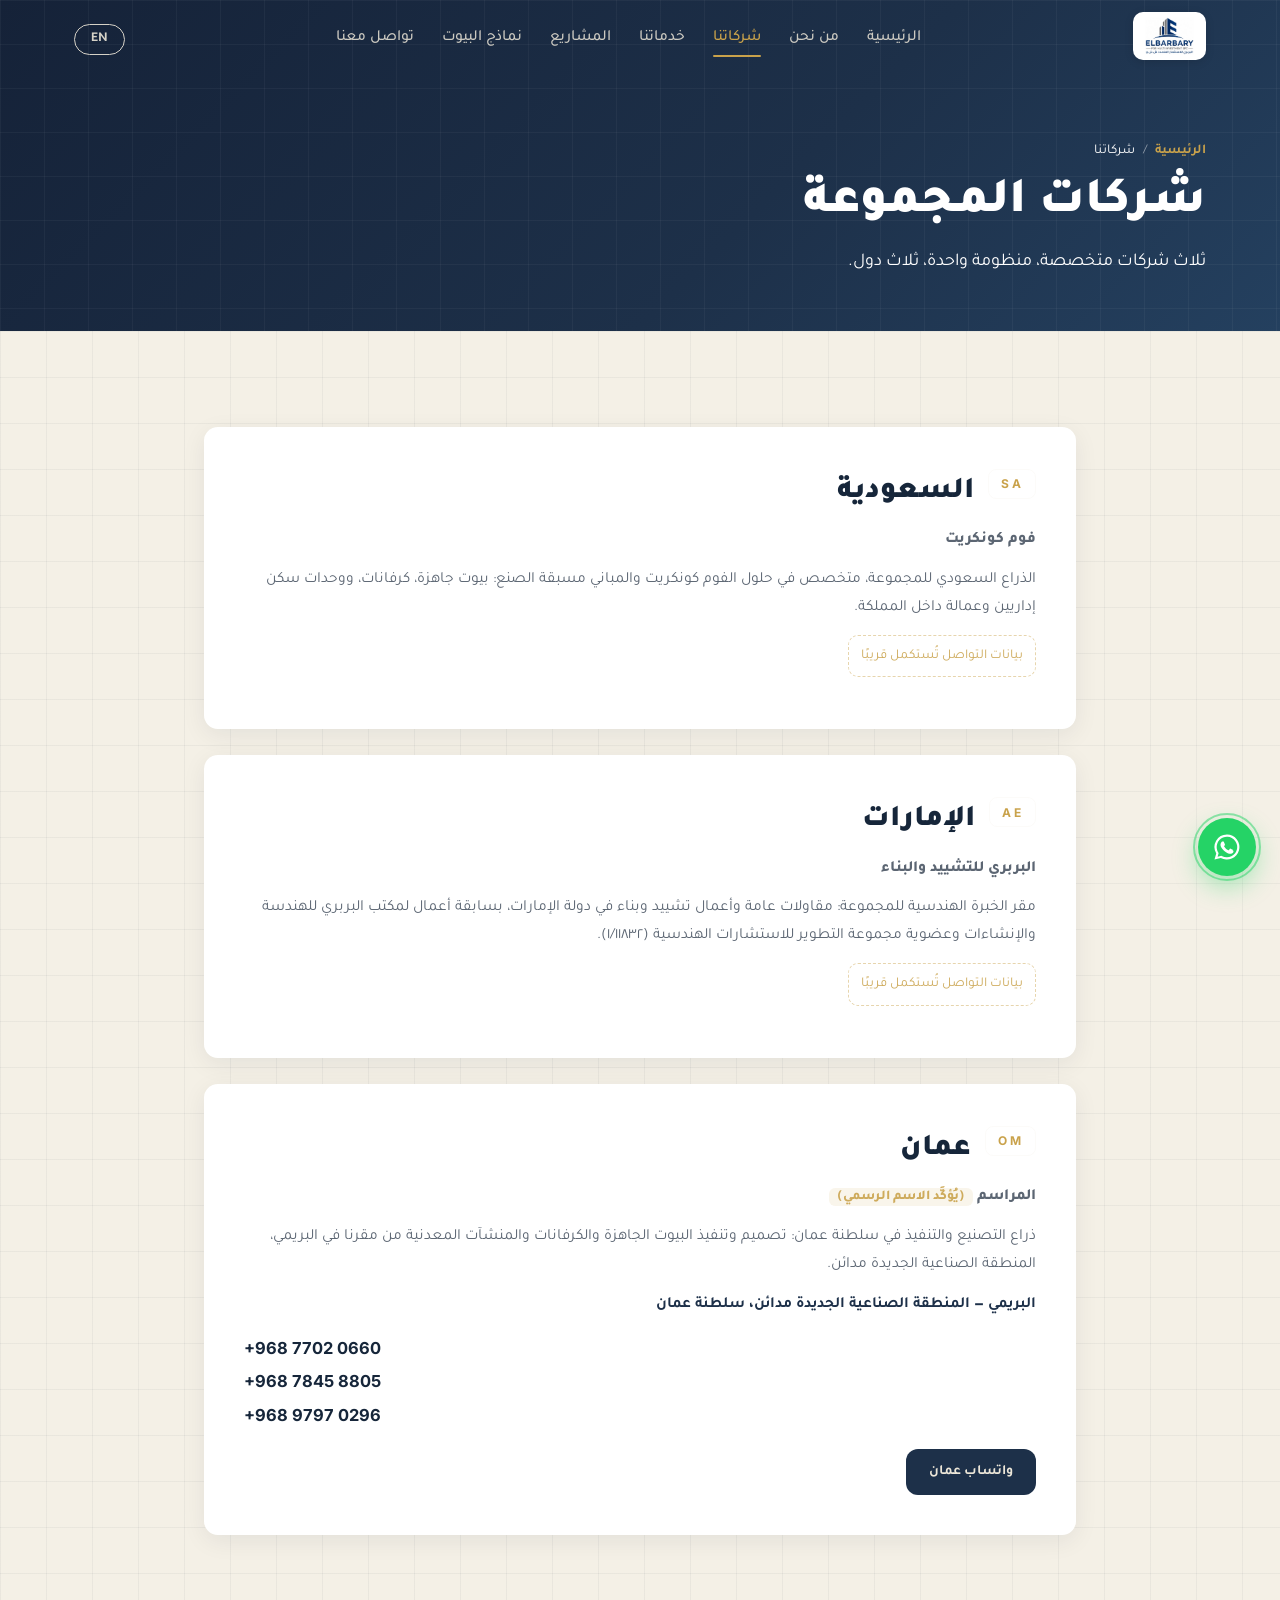
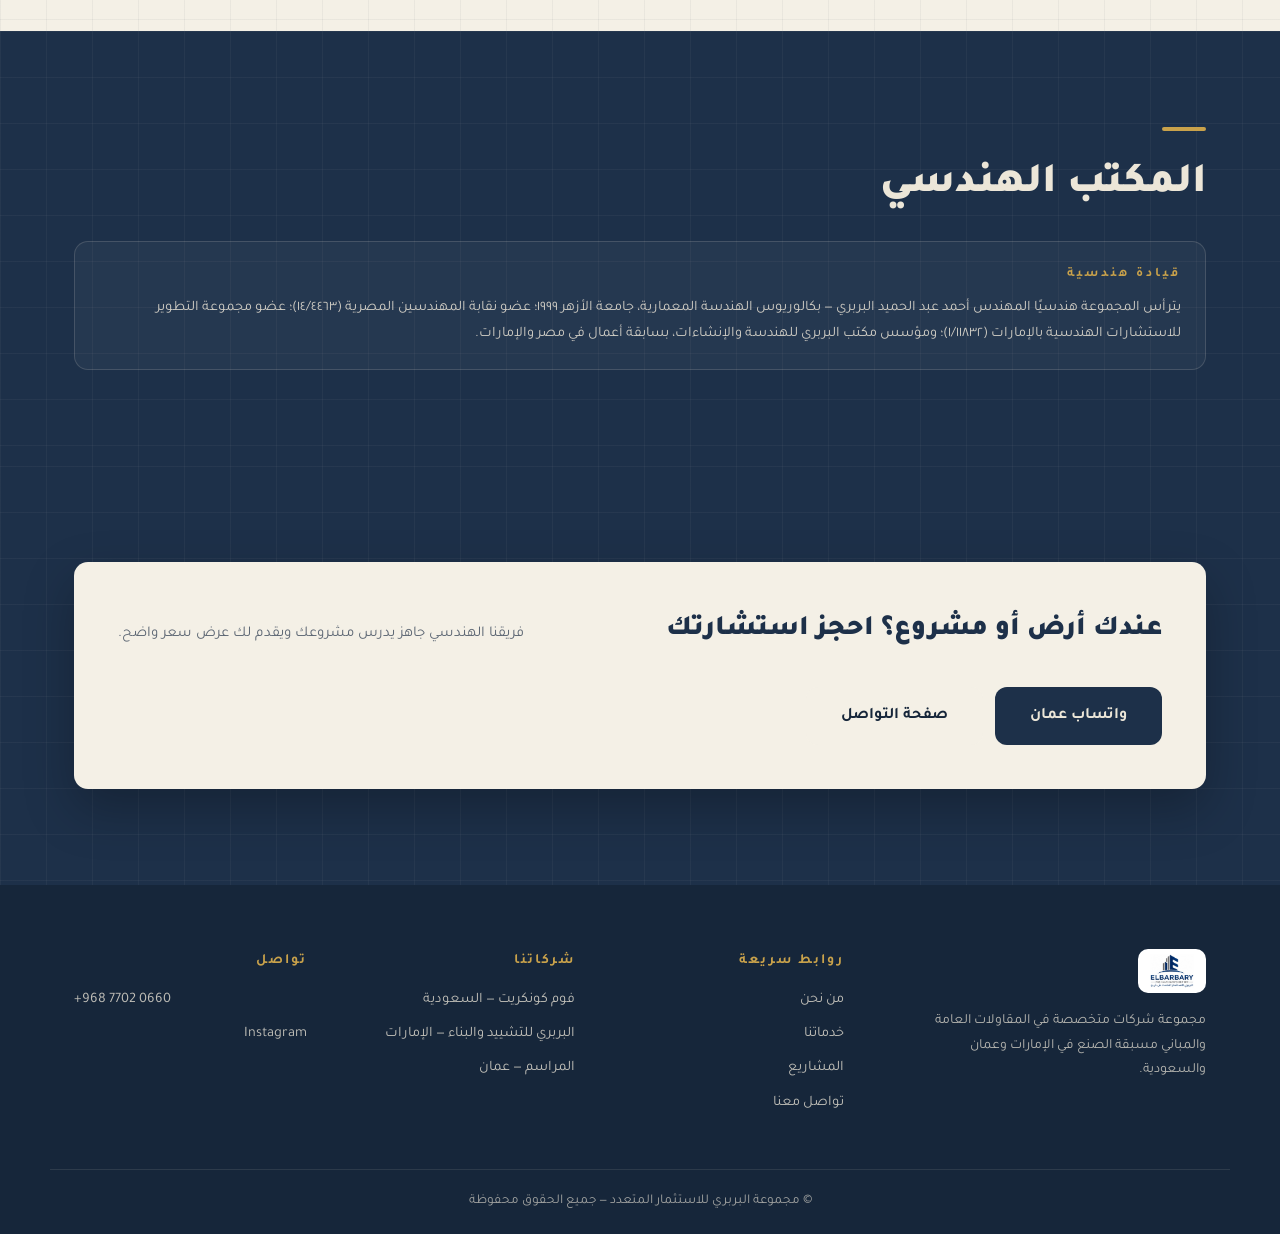
<file: companies.html>
<!DOCTYPE html>
<html lang="ar" dir="rtl">
<head>
<meta charset="UTF-8">
<meta name="viewport" content="width=device-width, initial-scale=1.0">
<title data-ar="شركات المجموعة | مجموعة البربري" data-en="Group companies | ELBARBARY Group">شركات المجموعة | مجموعة البربري</title>
<meta name="description" content="مقاولات عامة ومباني مسبقة الصنع: بريكاست، فوم كونكريت، ستيل ستركشر. الإمارات، عمان، السعودية.">
<meta property="og:type" content="website">
<meta property="og:title" content="شركات المجموعة | مجموعة البربري للاستثمار المتعدد">
<meta property="og:description" content="مقاولات عامة ومباني مسبقة الصنع: بريكاست، فوم كونكريت، ستيل ستركشر — الإمارات، عمان، السعودية.">
<meta property="og:image" content="images/hero.jpg">
<meta name="theme-color" content="#1d3049">
<link rel="icon" type="image/png" href="images/logo.png">
<link rel="preconnect" href="https://fonts.googleapis.com">
<link rel="preconnect" href="https://fonts.gstatic.com" crossorigin>
<link href="https://fonts.googleapis.com/css2?family=Tajawal:wght@400;500;700;800;900&family=Inter:wght@400;500;600;700;800&display=swap" rel="stylesheet">
<link rel="stylesheet" href="css/style.css">
</head>
<body class="loading">
<div class="scroll-progress" id="scrollProgress"></div>

<div class="preloader" id="preloader" aria-hidden="true">
  <div class="preloader-inner">
    <img src="images/logo.png" alt="ELBARBARY">
    <span class="preloader-line"></span>
  </div>
</div>

<header class="site-header" id="top">
  <div class="container header-inner">
    <a class="brand" href="index.html">
      <span class="brand-logo"><img src="images/logo.png" alt="ELBARBARY"></span>
    </a>
    <nav class="main-nav" id="mainNav">
      <a href="index.html" data-ar="الرئيسية" data-en="Home">الرئيسية</a>
      <a href="about.html" data-ar="من نحن" data-en="About">من نحن</a>
      <a href="companies.html" class="active" data-ar="شركاتنا" data-en="Companies">شركاتنا</a>
      <a href="services.html" data-ar="خدماتنا" data-en="Services">خدماتنا</a>
      <a href="projects.html" data-ar="المشاريع" data-en="Projects">المشاريع</a>
      <a href="models.html" data-ar="نماذج البيوت" data-en="Home Models">نماذج البيوت</a>
      <a href="contact.html" data-ar="تواصل معنا" data-en="Contact">تواصل معنا</a>
    </nav>
    <div class="header-actions">
      <button class="lang-toggle" id="langToggle" type="button" aria-label="Language">EN</button>
      <button class="menu-toggle" id="menuToggle" type="button" aria-label="Menu"><span></span><span></span><span></span></button>
    </div>
  </div>
</header>
<section class="page-hero">
  <div class="container">
    <p class="crumbs reveal-hero d1"><a href="index.html" data-ar="الرئيسية" data-en="Home">الرئيسية</a><span class="crumb-sep">/</span><span data-ar="شركاتنا" data-en="Companies">شركاتنا</span></p>
    <h1 class="reveal-hero d2" data-ar="شركات المجموعة" data-en="Group companies">شركات المجموعة</h1>
    <p class="ph-sub reveal-hero d3" data-ar="ثلاث شركات متخصصة، منظومة واحدة، ثلاث دول." data-en="Three specialized companies, one system, three countries.">ثلاث شركات متخصصة، منظومة واحدة، ثلاث دول.</p>
  </div>
</section>
<section class="section section-cream">
  <div class="container companies-list">
    <div class="company-block reveal">
      <div class="cb-head"><span class="tile-flag">SA</span><h2 data-ar="السعودية" data-en="Saudi Arabia">السعودية</h2></div>
      <p class="cb-name" data-ar="فوم كونكريت" data-en="Foam Concrete">فوم كونكريت</p>
      <p data-ar="الذراع السعودي للمجموعة، متخصص في حلول الفوم كونكريت والمباني مسبقة الصنع: بيوت جاهزة، كرفانات، ووحدات سكن إداريين وعمالة داخل المملكة." data-en="The group's Saudi arm, specialized in foam concrete and prefabricated building solutions: prefab homes, caravans, and staff housing across the Kingdom.">الذراع السعودي للمجموعة، متخصص في حلول الفوم كونكريت والمباني مسبقة الصنع: بيوت جاهزة، كرفانات، ووحدات سكن إداريين وعمالة داخل المملكة.</p>
      <p class="placeholder" data-ar="بيانات التواصل تُستكمل قريبًا" data-en="Contact details to be added">بيانات التواصل تُستكمل قريبًا</p>
    </div>
    <div class="company-block reveal">
      <div class="cb-head"><span class="tile-flag">AE</span><h2 data-ar="الإمارات" data-en="United Arab Emirates">الإمارات</h2></div>
      <p class="cb-name" data-ar="البربري للتشييد والبناء" data-en="Al-Barbary Construction">البربري للتشييد والبناء</p>
      <p data-ar="مقر الخبرة الهندسية للمجموعة: مقاولات عامة وأعمال تشييد وبناء في دولة الإمارات، بسابقة أعمال لمكتب البربري للهندسة والإنشاءات وعضوية مجموعة التطوير للاستشارات الهندسية (١/١١٨٣٢)." data-en="The group's engineering home base: general contracting and construction works in the UAE, backed by the track record of Elbarbary Engineering &amp; Construction and membership of the Development Group for Engineering Consultancy (1/11832).">مقر الخبرة الهندسية للمجموعة: مقاولات عامة وأعمال تشييد وبناء في دولة الإمارات، بسابقة أعمال لمكتب البربري للهندسة والإنشاءات وعضوية مجموعة التطوير للاستشارات الهندسية (١/١١٨٣٢).</p>
      <p class="placeholder" data-ar="بيانات التواصل تُستكمل قريبًا" data-en="Contact details to be added">بيانات التواصل تُستكمل قريبًا</p>
    </div>
    <div class="company-block reveal">
      <div class="cb-head"><span class="tile-flag">OM</span><h2 data-ar="عمان" data-en="Oman">عمان</h2></div>
      <p class="cb-name"><span data-ar="المراسم" data-en="Al-Maraseem">المراسم</span> <span class="placeholder inline" data-ar="(يُؤكَّد الاسم الرسمي)" data-en="(official name to confirm)">(يُؤكَّد الاسم الرسمي)</span></p>
      <p data-ar="ذراع التصنيع والتنفيذ في سلطنة عمان: تصميم وتنفيذ البيوت الجاهزة والكرفانات والمنشآت المعدنية من مقرنا في البريمي، المنطقة الصناعية الجديدة مدائن." data-en="The group's manufacturing and execution arm in Oman: design and build of prefab homes, caravans and metal structures from our base in Al Buraimi, Madayn new industrial area.">ذراع التصنيع والتنفيذ في سلطنة عمان: تصميم وتنفيذ البيوت الجاهزة والكرفانات والمنشآت المعدنية من مقرنا في البريمي، المنطقة الصناعية الجديدة مدائن.</p>
      <p class="cb-addr" data-ar="البريمي — المنطقة الصناعية الجديدة مدائن، سلطنة عمان" data-en="Al Buraimi — Madayn new industrial area, Oman">البريمي — المنطقة الصناعية الجديدة مدائن، سلطنة عمان</p>
      <p class="phones" dir="ltr"><a href="tel:+96877020660">+968 7702 0660</a><a href="tel:+96878458805">+968 7845 8805</a><a href="tel:+96897970296">+968 9797 0296</a></p>
      <a class="btn btn-solid btn-sm" href="https://wa.me/96877020660" target="_blank" rel="noopener" data-ar="واتساب عمان" data-en="WhatsApp Oman">واتساب عمان</a>
    </div>
  </div>
</section>

<section class="section section-dark">
  <div class="container">
    <h2 class="section-title reveal" data-ar="المكتب الهندسي" data-en="The engineering office">المكتب الهندسي</h2>
    <div class="engineer-card reveal">
      <h3 data-ar="قيادة هندسية" data-en="Engineering leadership">قيادة هندسية</h3>
      <p data-ar="يترأس المجموعة هندسيًا المهندس أحمد عبد الحميد البربري — بكالوريوس الهندسة المعمارية، جامعة الأزهر ١٩٩٩؛ عضو نقابة المهندسين المصرية (١٤/٤٤٦٣)؛ عضو مجموعة التطوير للاستشارات الهندسية بالإمارات (١/١١٨٣٢)؛ ومؤسس مكتب البربري للهندسة والإنشاءات، بسابقة أعمال في مصر والإمارات." data-en="The group is led by Architect Ahmed Abd Elhamid Elbarbary — B.Sc. Architectural Engineering, Al-Azhar University 1999; member of the Egyptian Engineers Syndicate (14/4463); member of the Development Group for Engineering Consultancy, UAE (1/11832); founder of Elbarbary Engineering &amp; Construction office, with a track record in Egypt and the UAE.">يترأس المجموعة هندسيًا المهندس أحمد عبد الحميد البربري — بكالوريوس الهندسة المعمارية، جامعة الأزهر ١٩٩٩؛ عضو نقابة المهندسين المصرية (١٤/٤٤٦٣)؛ عضو مجموعة التطوير للاستشارات الهندسية بالإمارات (١/١١٨٣٢)؛ ومؤسس مكتب البربري للهندسة والإنشاءات، بسابقة أعمال في مصر والإمارات.</p>
    </div>
  </div>
</section>
<section class="section section-dark cta-strip-section">
  <div class="container">
    <div class="cta-card reveal">
      <h3 data-ar="عندك أرض أو مشروع؟ احجز استشارتك" data-en="Have a plot or a project? Book a consultation">عندك أرض أو مشروع؟ احجز استشارتك</h3>
      <p data-ar="فريقنا الهندسي جاهز يدرس مشروعك ويقدم لك عرض سعر واضح." data-en="Our engineering team will study your project and give you a clear quote.">فريقنا الهندسي جاهز يدرس مشروعك ويقدم لك عرض سعر واضح.</p>
      <div class="cta-actions">
        <a class="btn btn-solid" href="https://wa.me/96877020660" target="_blank" rel="noopener" data-ar="واتساب عمان" data-en="WhatsApp Oman">واتساب عمان</a>
        <a class="btn btn-white dark-text" href="contact.html" data-ar="صفحة التواصل" data-en="Contact page">صفحة التواصل</a>
      </div>
    </div>
  </div>
</section>
<footer class="site-footer">
  <div class="container footer-grid">
    <div class="f-brand">
      <img src="images/logo.png" alt="ELBARBARY" class="footer-logo">
      <p data-ar="مجموعة شركات متخصصة في المقاولات العامة والمباني مسبقة الصنع في الإمارات وعمان والسعودية." data-en="A group of companies specialized in general contracting and prefabricated buildings in the UAE, Oman and Saudi Arabia.">مجموعة شركات متخصصة في المقاولات العامة والمباني مسبقة الصنع في الإمارات وعمان والسعودية.</p>
    </div>
    <div class="f-col">
      <h4 data-ar="روابط سريعة" data-en="Quick links">روابط سريعة</h4>
      <a href="about.html" data-ar="من نحن" data-en="About">من نحن</a>
      <a href="services.html" data-ar="خدماتنا" data-en="Services">خدماتنا</a>
      <a href="projects.html" data-ar="المشاريع" data-en="Projects">المشاريع</a>
      <a href="contact.html" data-ar="تواصل معنا" data-en="Contact">تواصل معنا</a>
    </div>
    <div class="f-col">
      <h4 data-ar="شركاتنا" data-en="Our companies">شركاتنا</h4>
      <span data-ar="فوم كونكريت — السعودية" data-en="Foam Concrete — Saudi Arabia">فوم كونكريت — السعودية</span>
      <span data-ar="البربري للتشييد والبناء — الإمارات" data-en="Al-Barbary Construction — UAE">البربري للتشييد والبناء — الإمارات</span>
      <span data-ar="المراسم — عمان" data-en="Al-Maraseem — Oman">المراسم — عمان</span>
    </div>
    <div class="f-col">
      <h4 data-ar="تواصل" data-en="Contact">تواصل</h4>
      <a href="tel:+96877020660" dir="ltr">+968 7702 0660</a>
      <a href="https://www.instagram.com/elbarbary.525" target="_blank" rel="noopener">Instagram</a>
    </div>
  </div>
  <div class="container footer-bottom">
    <p data-ar="© مجموعة البربري للاستثمار المتعدد — جميع الحقوق محفوظة" data-en="© ELBARBARY Multi-Investment Group — All rights reserved">© مجموعة البربري للاستثمار المتعدد — جميع الحقوق محفوظة</p>
  </div>
</footer>
<a class="wa-float" href="https://wa.me/96877020660" target="_blank" rel="noopener" aria-label="WhatsApp">
  <svg viewBox="0 0 24 24" fill="currentColor"><path d="M12 2a10 10 0 00-8.6 15.1L2 22l5-1.3A10 10 0 1012 2zm0 18.2a8.2 8.2 0 01-4.2-1.1l-.3-.2-3 .8.8-2.9-.2-.3A8.2 8.2 0 1112 20.2zm4.6-6.1c-.3-.1-1.5-.7-1.7-.8-.2-.1-.4-.1-.6.1-.2.3-.6.8-.8 1-.1.2-.3.2-.5.1a6.7 6.7 0 01-3.3-2.9c-.3-.4.2-.4.6-1.3.1-.2 0-.4 0-.5l-.8-1.8c-.2-.5-.4-.4-.6-.4h-.5c-.2 0-.5.1-.7.3-.2.3-.9.9-.9 2.2s.9 2.5 1 2.7c.1.2 1.8 2.8 4.4 3.9.6.3 1.1.4 1.5.6.6.2 1.2.2 1.6.1.5-.1 1.5-.6 1.7-1.2.2-.6.2-1.1.2-1.2-.1-.2-.3-.2-.6-.3z"/></svg>
</a>

<button class="to-top" id="toTop" aria-label="Back to top">
  <svg viewBox="0 0 24 24" fill="none" stroke="currentColor" stroke-width="2"><path d="M12 19V5M5 12l7-7 7 7"/></svg>
</button>

<script src="js/app.js"></script>
</body>
</html>
</file>
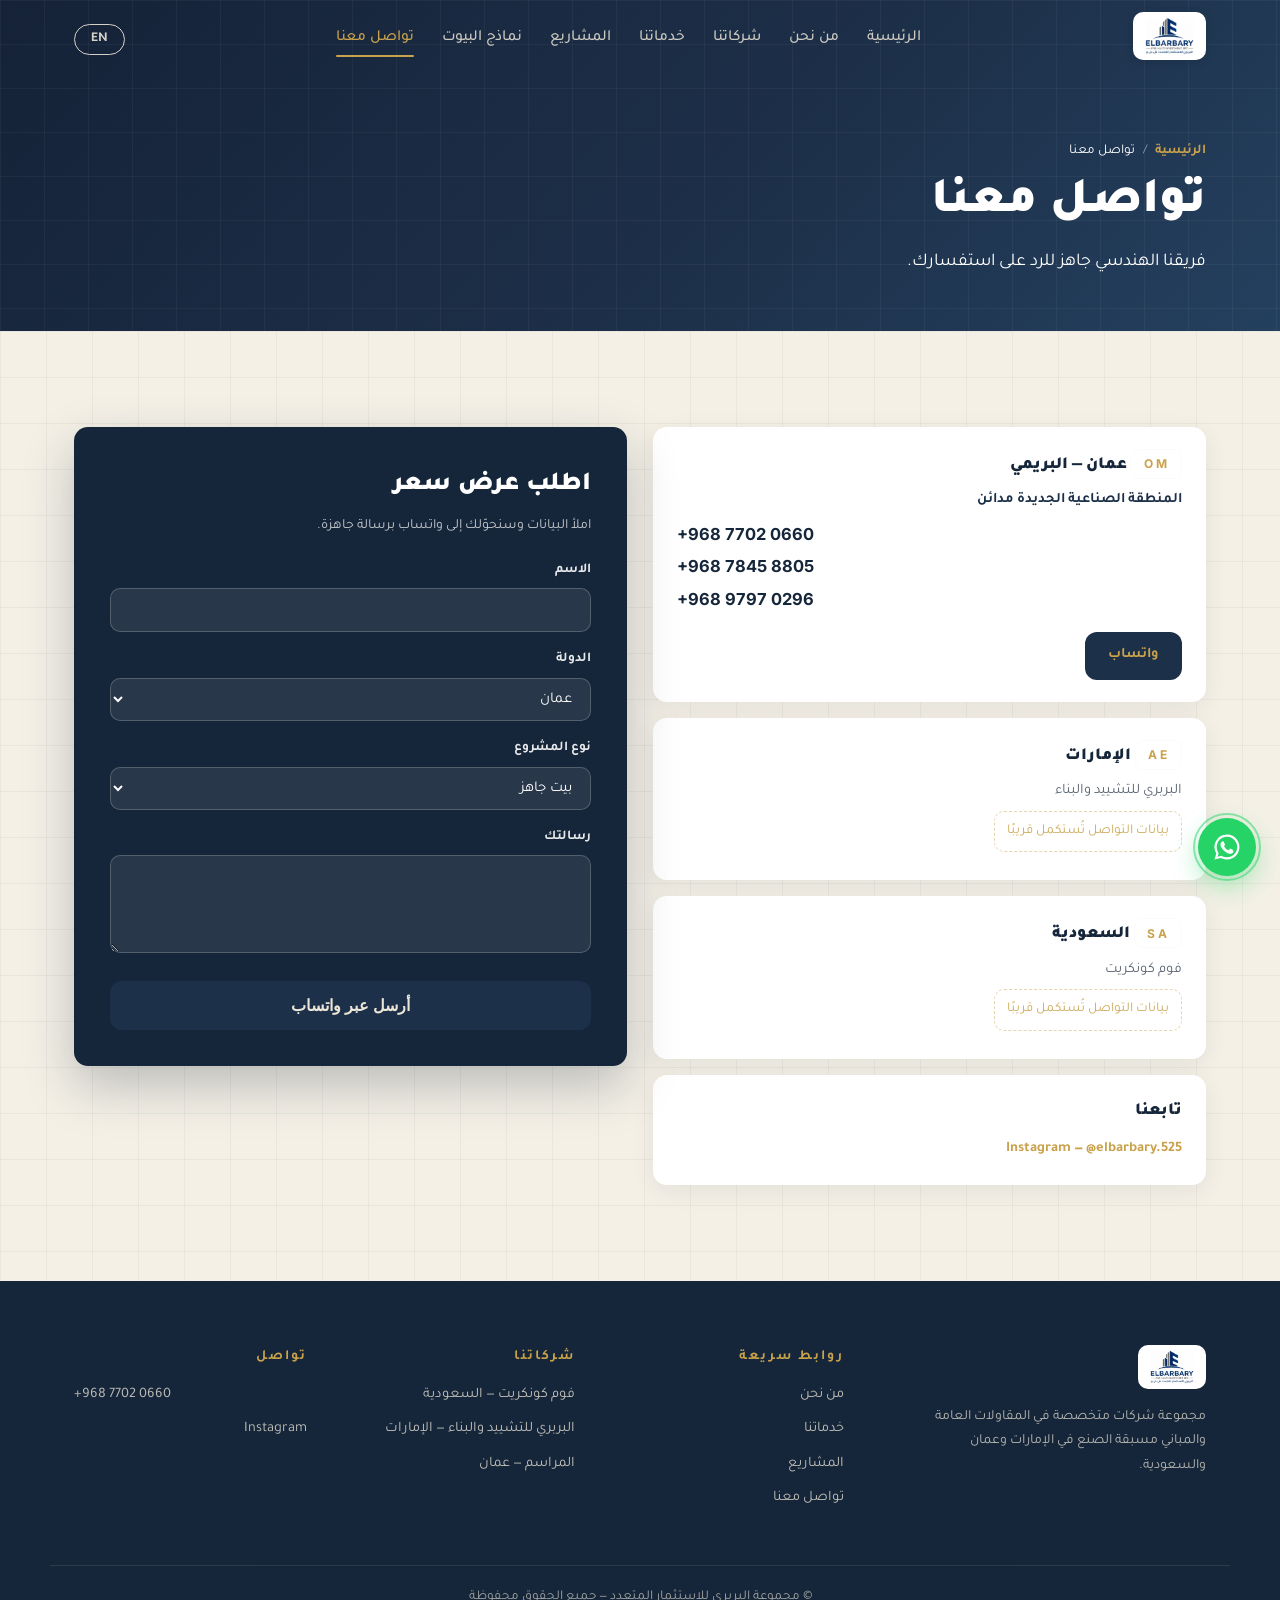
<file: contact.html>
<!DOCTYPE html>
<html lang="ar" dir="rtl">
<head>
<meta charset="UTF-8">
<meta name="viewport" content="width=device-width, initial-scale=1.0">
<title data-ar="تواصل معنا | مجموعة البربري" data-en="Contact us | ELBARBARY Group">تواصل معنا | مجموعة البربري</title>
<meta name="description" content="مقاولات عامة ومباني مسبقة الصنع: بريكاست، فوم كونكريت، ستيل ستركشر. الإمارات، عمان، السعودية.">
<meta property="og:type" content="website">
<meta property="og:title" content="تواصل معنا | مجموعة البربري للاستثمار المتعدد">
<meta property="og:description" content="مقاولات عامة ومباني مسبقة الصنع: بريكاست، فوم كونكريت، ستيل ستركشر — الإمارات، عمان، السعودية.">
<meta property="og:image" content="images/hero.jpg">
<meta name="theme-color" content="#1d3049">
<link rel="icon" type="image/png" href="images/logo.png">
<link rel="preconnect" href="https://fonts.googleapis.com">
<link rel="preconnect" href="https://fonts.gstatic.com" crossorigin>
<link href="https://fonts.googleapis.com/css2?family=Tajawal:wght@400;500;700;800;900&family=Inter:wght@400;500;600;700;800&display=swap" rel="stylesheet">
<link rel="stylesheet" href="css/style.css">
</head>
<body class="loading">
<div class="scroll-progress" id="scrollProgress"></div>

<div class="preloader" id="preloader" aria-hidden="true">
  <div class="preloader-inner">
    <img src="images/logo.png" alt="ELBARBARY">
    <span class="preloader-line"></span>
  </div>
</div>

<header class="site-header" id="top">
  <div class="container header-inner">
    <a class="brand" href="index.html">
      <span class="brand-logo"><img src="images/logo.png" alt="ELBARBARY"></span>
    </a>
    <nav class="main-nav" id="mainNav">
      <a href="index.html" data-ar="الرئيسية" data-en="Home">الرئيسية</a>
      <a href="about.html" data-ar="من نحن" data-en="About">من نحن</a>
      <a href="companies.html" data-ar="شركاتنا" data-en="Companies">شركاتنا</a>
      <a href="services.html" data-ar="خدماتنا" data-en="Services">خدماتنا</a>
      <a href="projects.html" data-ar="المشاريع" data-en="Projects">المشاريع</a>
      <a href="models.html" data-ar="نماذج البيوت" data-en="Home Models">نماذج البيوت</a>
      <a href="contact.html" class="active" data-ar="تواصل معنا" data-en="Contact">تواصل معنا</a>
    </nav>
    <div class="header-actions">
      <button class="lang-toggle" id="langToggle" type="button" aria-label="Language">EN</button>
      <button class="menu-toggle" id="menuToggle" type="button" aria-label="Menu"><span></span><span></span><span></span></button>
    </div>
  </div>
</header>
<section class="page-hero">
  <div class="container">
    <p class="crumbs reveal-hero d1"><a href="index.html" data-ar="الرئيسية" data-en="Home">الرئيسية</a><span class="crumb-sep">/</span><span data-ar="تواصل معنا" data-en="Contact">تواصل معنا</span></p>
    <h1 class="reveal-hero d2" data-ar="تواصل معنا" data-en="Contact us">تواصل معنا</h1>
    <p class="ph-sub reveal-hero d3" data-ar="فريقنا الهندسي جاهز للرد على استفسارك." data-en="Our engineering team is ready to answer you.">فريقنا الهندسي جاهز للرد على استفسارك.</p>
  </div>
</section>
<section class="section section-cream">
  <div class="container contact-grid">
    <div class="contact-cards">
      <div class="c-card reveal">
        <h3><span class="tile-flag">OM</span> <span data-ar="عمان — البريمي" data-en="Oman — Al Buraimi">عمان — البريمي</span></h3>
        <p class="c-addr" data-ar="المنطقة الصناعية الجديدة مدائن" data-en="Madayn new industrial area">المنطقة الصناعية الجديدة مدائن</p>
        <p class="phones" dir="ltr"><a href="tel:+96877020660">+968 7702 0660</a><a href="tel:+96878458805">+968 7845 8805</a><a href="tel:+96897970296">+968 9797 0296</a></p>
        <a class="btn btn-solid btn-sm" href="https://wa.me/96877020660" target="_blank" rel="noopener" data-ar="واتساب" data-en="WhatsApp">واتساب</a>
      </div>
      <div class="c-card reveal">
        <h3><span class="tile-flag">AE</span> <span data-ar="الإمارات" data-en="UAE">الإمارات</span></h3>
        <p data-ar="البربري للتشييد والبناء" data-en="Al-Barbary Construction">البربري للتشييد والبناء</p>
        <p class="placeholder" data-ar="بيانات التواصل تُستكمل قريبًا" data-en="Contact details to be added">بيانات التواصل تُستكمل قريبًا</p>
      </div>
      <div class="c-card reveal">
        <h3><span class="tile-flag">SA</span> <span data-ar="السعودية" data-en="Saudi Arabia">السعودية</span></h3>
        <p data-ar="فوم كونكريت" data-en="Foam Concrete">فوم كونكريت</p>
        <p class="placeholder" data-ar="بيانات التواصل تُستكمل قريبًا" data-en="Contact details to be added">بيانات التواصل تُستكمل قريبًا</p>
      </div>
      <div class="c-card reveal">
        <h3 data-ar="تابعنا" data-en="Follow us">تابعنا</h3>
        <a href="https://www.instagram.com/elbarbary.525" target="_blank" rel="noopener">Instagram — @elbarbary.525</a>
      </div>
    </div>
    <form class="wa-form reveal" id="waForm">
      <h3 data-ar="اطلب عرض سعر" data-en="Request a quote">اطلب عرض سعر</h3>
      <p class="wf-hint" data-ar="املأ البيانات وسنحوّلك إلى واتساب برسالة جاهزة." data-en="Fill in your details and we will open WhatsApp with a ready message.">املأ البيانات وسنحوّلك إلى واتساب برسالة جاهزة.</p>
      <label><span data-ar="الاسم" data-en="Name">الاسم</span><input type="text" name="name" required></label>
      <label><span data-ar="الدولة" data-en="Country">الدولة</span>
        <select name="country">
          <option data-ar="عمان" data-en="Oman">عمان</option>
          <option data-ar="الإمارات" data-en="UAE">الإمارات</option>
          <option data-ar="السعودية" data-en="Saudi Arabia">السعودية</option>
          <option data-ar="أخرى" data-en="Other">أخرى</option>
        </select>
      </label>
      <label><span data-ar="نوع المشروع" data-en="Project type">نوع المشروع</span>
        <select name="ptype">
          <option data-ar="بيت جاهز" data-en="Prefab home">بيت جاهز</option>
          <option data-ar="كرفان / سكن عمالة" data-en="Caravan / staff housing">كرفان / سكن عمالة</option>
          <option data-ar="كوخ / استراحة / مجلس" data-en="Chalet / rest house / majlis">كوخ / استراحة / مجلس</option>
          <option data-ar="مستودع / ستيل ستركشر" data-en="Warehouse / steel structure">مستودع / ستيل ستركشر</option>
          <option data-ar="مقاولات عامة" data-en="General contracting">مقاولات عامة</option>
          <option data-ar="أخرى" data-en="Other">أخرى</option>
        </select>
      </label>
      <label><span data-ar="رسالتك" data-en="Your message">رسالتك</span><textarea name="message" rows="4"></textarea></label>
      <button class="btn btn-solid" type="submit" data-ar="أرسل عبر واتساب" data-en="Send via WhatsApp">أرسل عبر واتساب</button>
    </form>
  </div>
</section>

<footer class="site-footer">
  <div class="container footer-grid">
    <div class="f-brand">
      <img src="images/logo.png" alt="ELBARBARY" class="footer-logo">
      <p data-ar="مجموعة شركات متخصصة في المقاولات العامة والمباني مسبقة الصنع في الإمارات وعمان والسعودية." data-en="A group of companies specialized in general contracting and prefabricated buildings in the UAE, Oman and Saudi Arabia.">مجموعة شركات متخصصة في المقاولات العامة والمباني مسبقة الصنع في الإمارات وعمان والسعودية.</p>
    </div>
    <div class="f-col">
      <h4 data-ar="روابط سريعة" data-en="Quick links">روابط سريعة</h4>
      <a href="about.html" data-ar="من نحن" data-en="About">من نحن</a>
      <a href="services.html" data-ar="خدماتنا" data-en="Services">خدماتنا</a>
      <a href="projects.html" data-ar="المشاريع" data-en="Projects">المشاريع</a>
      <a href="contact.html" data-ar="تواصل معنا" data-en="Contact">تواصل معنا</a>
    </div>
    <div class="f-col">
      <h4 data-ar="شركاتنا" data-en="Our companies">شركاتنا</h4>
      <span data-ar="فوم كونكريت — السعودية" data-en="Foam Concrete — Saudi Arabia">فوم كونكريت — السعودية</span>
      <span data-ar="البربري للتشييد والبناء — الإمارات" data-en="Al-Barbary Construction — UAE">البربري للتشييد والبناء — الإمارات</span>
      <span data-ar="المراسم — عمان" data-en="Al-Maraseem — Oman">المراسم — عمان</span>
    </div>
    <div class="f-col">
      <h4 data-ar="تواصل" data-en="Contact">تواصل</h4>
      <a href="tel:+96877020660" dir="ltr">+968 7702 0660</a>
      <a href="https://www.instagram.com/elbarbary.525" target="_blank" rel="noopener">Instagram</a>
    </div>
  </div>
  <div class="container footer-bottom">
    <p data-ar="© مجموعة البربري للاستثمار المتعدد — جميع الحقوق محفوظة" data-en="© ELBARBARY Multi-Investment Group — All rights reserved">© مجموعة البربري للاستثمار المتعدد — جميع الحقوق محفوظة</p>
  </div>
</footer>
<a class="wa-float" href="https://wa.me/96877020660" target="_blank" rel="noopener" aria-label="WhatsApp">
  <svg viewBox="0 0 24 24" fill="currentColor"><path d="M12 2a10 10 0 00-8.6 15.1L2 22l5-1.3A10 10 0 1012 2zm0 18.2a8.2 8.2 0 01-4.2-1.1l-.3-.2-3 .8.8-2.9-.2-.3A8.2 8.2 0 1112 20.2zm4.6-6.1c-.3-.1-1.5-.7-1.7-.8-.2-.1-.4-.1-.6.1-.2.3-.6.8-.8 1-.1.2-.3.2-.5.1a6.7 6.7 0 01-3.3-2.9c-.3-.4.2-.4.6-1.3.1-.2 0-.4 0-.5l-.8-1.8c-.2-.5-.4-.4-.6-.4h-.5c-.2 0-.5.1-.7.3-.2.3-.9.9-.9 2.2s.9 2.5 1 2.7c.1.2 1.8 2.8 4.4 3.9.6.3 1.1.4 1.5.6.6.2 1.2.2 1.6.1.5-.1 1.5-.6 1.7-1.2.2-.6.2-1.1.2-1.2-.1-.2-.3-.2-.6-.3z"/></svg>
</a>

<button class="to-top" id="toTop" aria-label="Back to top">
  <svg viewBox="0 0 24 24" fill="none" stroke="currentColor" stroke-width="2"><path d="M12 19V5M5 12l7-7 7 7"/></svg>
</button>

<script src="js/app.js"></script>
</body>
</html>
</file>
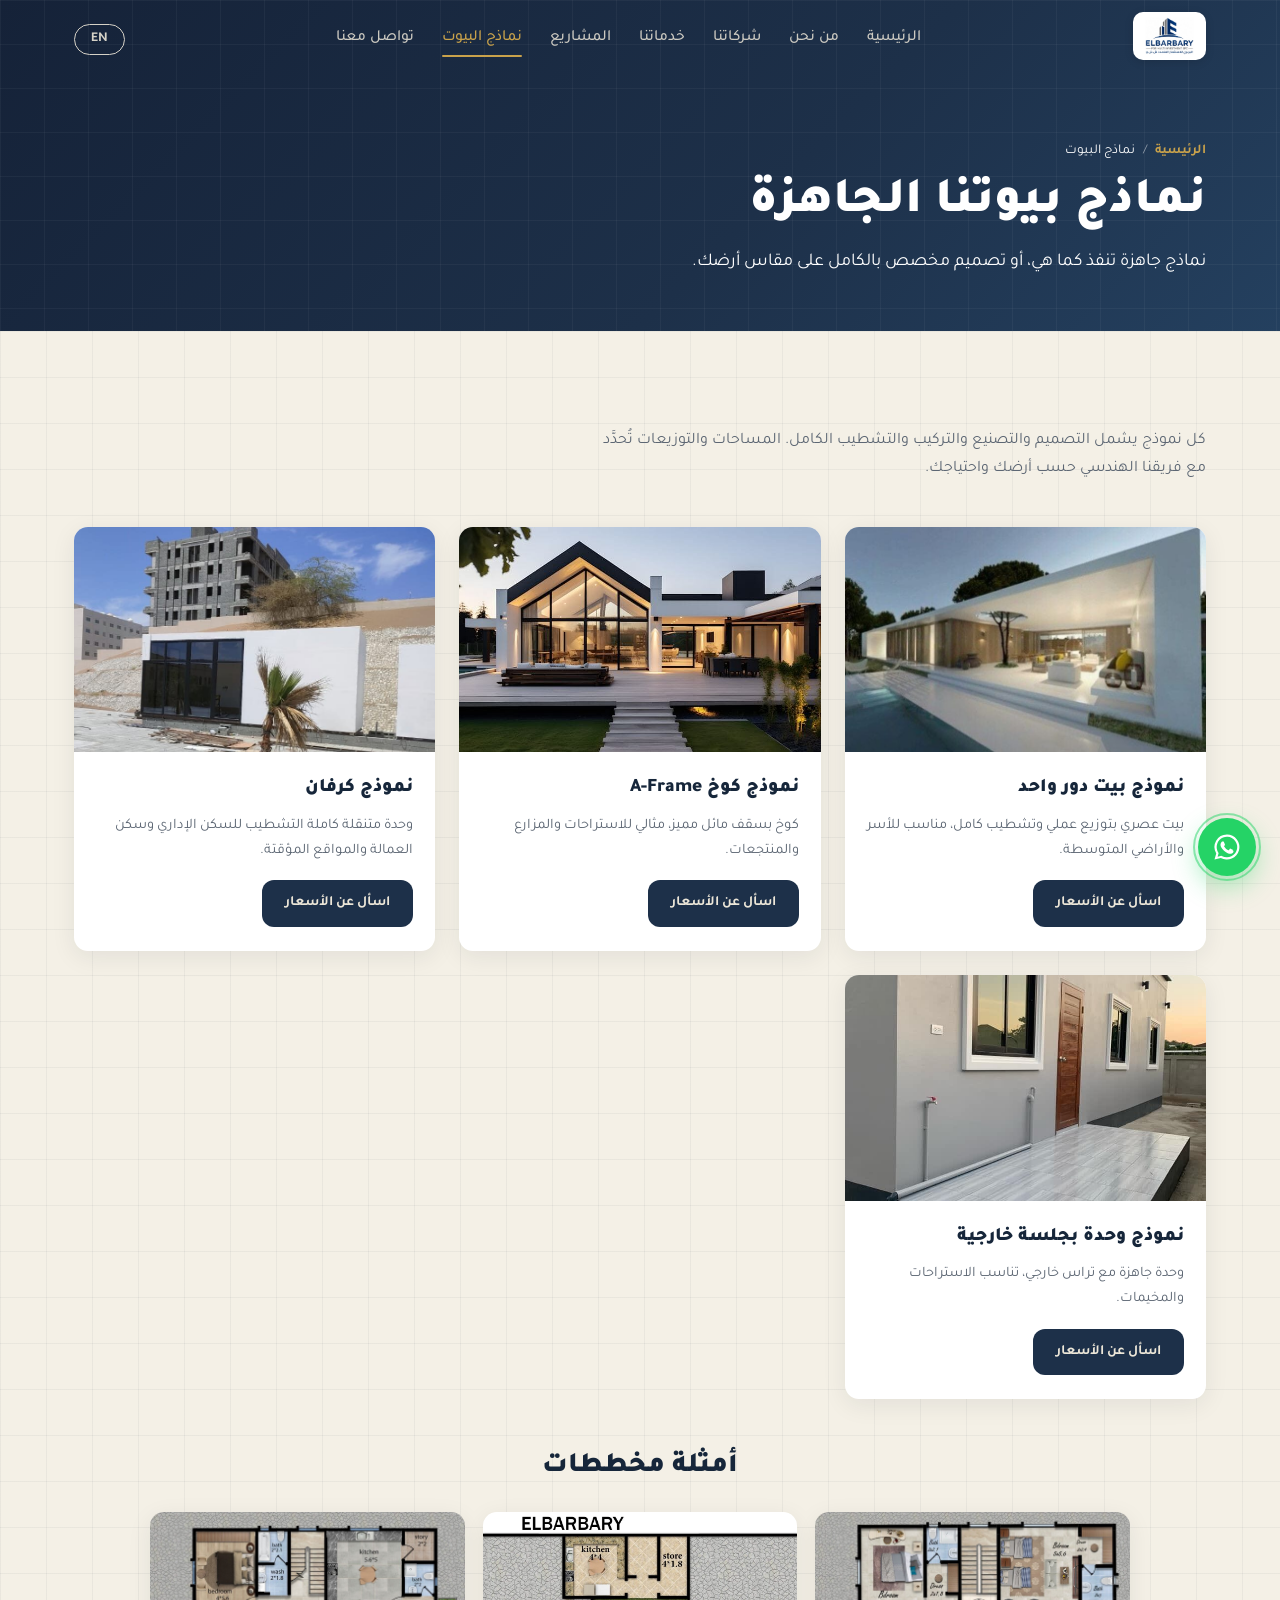
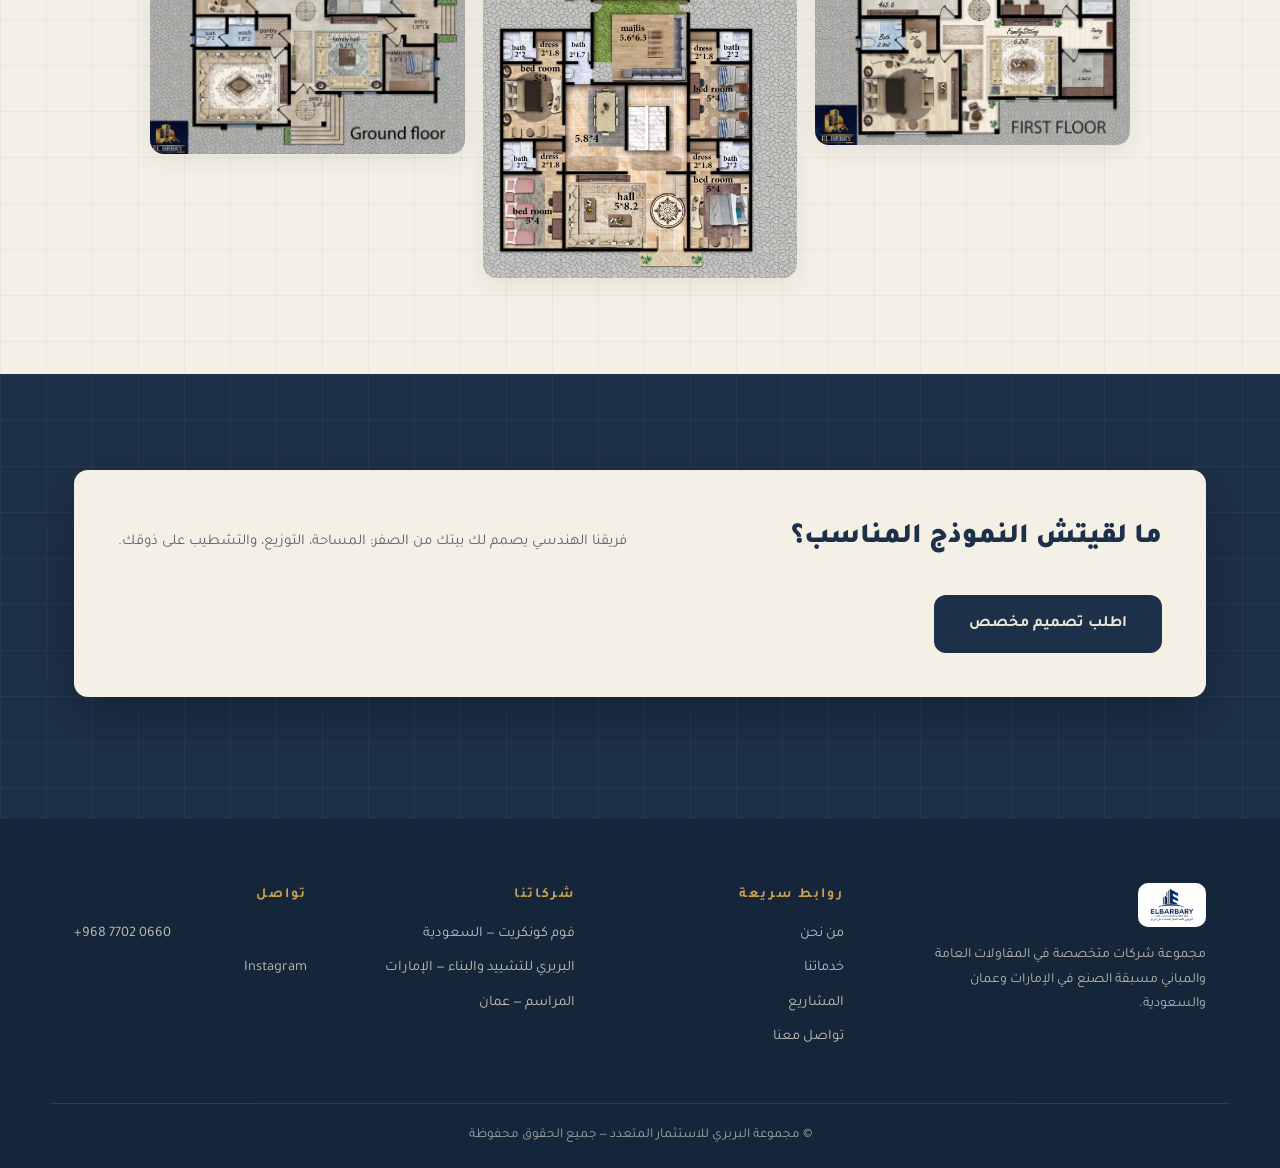
<file: models.html>
<!DOCTYPE html>
<html lang="ar" dir="rtl">
<head>
<meta charset="UTF-8">
<meta name="viewport" content="width=device-width, initial-scale=1.0">
<title data-ar="نماذج البيوت | مجموعة البربري" data-en="Home models | ELBARBARY Group">نماذج البيوت | مجموعة البربري</title>
<meta name="description" content="مقاولات عامة ومباني مسبقة الصنع: بريكاست، فوم كونكريت، ستيل ستركشر. الإمارات، عمان، السعودية.">
<meta property="og:type" content="website">
<meta property="og:title" content="نماذج البيوت | مجموعة البربري للاستثمار المتعدد">
<meta property="og:description" content="مقاولات عامة ومباني مسبقة الصنع: بريكاست، فوم كونكريت، ستيل ستركشر — الإمارات، عمان، السعودية.">
<meta property="og:image" content="images/hero.jpg">
<meta name="theme-color" content="#1d3049">
<link rel="icon" type="image/png" href="images/logo.png">
<link rel="preconnect" href="https://fonts.googleapis.com">
<link rel="preconnect" href="https://fonts.gstatic.com" crossorigin>
<link href="https://fonts.googleapis.com/css2?family=Tajawal:wght@400;500;700;800;900&family=Inter:wght@400;500;600;700;800&display=swap" rel="stylesheet">
<link rel="stylesheet" href="css/style.css">
</head>
<body class="loading">
<div class="scroll-progress" id="scrollProgress"></div>

<div class="preloader" id="preloader" aria-hidden="true">
  <div class="preloader-inner">
    <img src="images/logo.png" alt="ELBARBARY">
    <span class="preloader-line"></span>
  </div>
</div>

<header class="site-header" id="top">
  <div class="container header-inner">
    <a class="brand" href="index.html">
      <span class="brand-logo"><img src="images/logo.png" alt="ELBARBARY"></span>
    </a>
    <nav class="main-nav" id="mainNav">
      <a href="index.html" data-ar="الرئيسية" data-en="Home">الرئيسية</a>
      <a href="about.html" data-ar="من نحن" data-en="About">من نحن</a>
      <a href="companies.html" data-ar="شركاتنا" data-en="Companies">شركاتنا</a>
      <a href="services.html" data-ar="خدماتنا" data-en="Services">خدماتنا</a>
      <a href="projects.html" data-ar="المشاريع" data-en="Projects">المشاريع</a>
      <a href="models.html" class="active" data-ar="نماذج البيوت" data-en="Home Models">نماذج البيوت</a>
      <a href="contact.html" data-ar="تواصل معنا" data-en="Contact">تواصل معنا</a>
    </nav>
    <div class="header-actions">
      <button class="lang-toggle" id="langToggle" type="button" aria-label="Language">EN</button>
      <button class="menu-toggle" id="menuToggle" type="button" aria-label="Menu"><span></span><span></span><span></span></button>
    </div>
  </div>
</header>
<section class="page-hero">
  <div class="container">
    <p class="crumbs reveal-hero d1"><a href="index.html" data-ar="الرئيسية" data-en="Home">الرئيسية</a><span class="crumb-sep">/</span><span data-ar="نماذج البيوت" data-en="Home models">نماذج البيوت</span></p>
    <h1 class="reveal-hero d2" data-ar="نماذج بيوتنا الجاهزة" data-en="Our prefab home models">نماذج بيوتنا الجاهزة</h1>
    <p class="ph-sub reveal-hero d3" data-ar="نماذج جاهزة تنفذ كما هي، أو تصميم مخصص بالكامل على مقاس أرضك." data-en="Ready models built as designed, or a fully custom design for your plot.">نماذج جاهزة تنفذ كما هي، أو تصميم مخصص بالكامل على مقاس أرضك.</p>
  </div>
</section>
<section class="section section-cream">
  <div class="container">
    <p class="section-intro reveal" data-ar="كل نموذج يشمل التصميم والتصنيع والتركيب والتشطيب الكامل. المساحات والتوزيعات تُحدَّد مع فريقنا الهندسي حسب أرضك واحتياجك." data-en="Every model includes design, fabrication, installation and full finishing. Areas and layouts are set with our engineering team to fit your plot and needs.">كل نموذج يشمل التصميم والتصنيع والتركيب والتشطيب الكامل. المساحات والتوزيعات تُحدَّد مع فريقنا الهندسي حسب أرضك واحتياجك.</p>
    <div class="models-grid">
      <div class="model-card reveal">
        <img src="images/render-white-house.jpg" loading="lazy" alt="">
        <div class="mc-body">
          <h3 data-ar="نموذج بيت دور واحد" data-en="Single-story home model">نموذج بيت دور واحد</h3>
          <p data-ar="بيت عصري بتوزيع عملي وتشطيب كامل، مناسب للأسر والأراضي المتوسطة." data-en="A modern home with a practical layout and full finishing, suited to families and mid-size plots.">بيت عصري بتوزيع عملي وتشطيب كامل، مناسب للأسر والأراضي المتوسطة.</p>
          <a class="btn btn-solid btn-sm" href="https://wa.me/96877020660?text=%D8%A3%D8%B1%D8%BA%D8%A8%20%D9%81%D9%8A%20%D8%A7%D9%84%D8%A7%D8%B3%D8%AA%D9%81%D8%B3%D8%A7%D8%B1%20%D8%B9%D9%86%20%D9%86%D9%85%D8%A7%D8%B0%D8%AC%20%D8%A7%D9%84%D8%A8%D9%8A%D9%88%D8%AA" target="_blank" rel="noopener" data-ar="اسأل عن الأسعار" data-en="Ask for pricing">اسأل عن الأسعار</a>
        </div>
      </div>
      <div class="model-card reveal">
        <img src="images/render-aframe.jpg" loading="lazy" alt="">
        <div class="mc-body">
          <h3 data-ar="نموذج كوخ A-Frame" data-en="A-Frame chalet model">نموذج كوخ A-Frame</h3>
          <p data-ar="كوخ بسقف مائل مميز، مثالي للاستراحات والمزارع والمنتجعات." data-en="A chalet with a signature pitched roof, ideal for rest houses, farms and resorts.">كوخ بسقف مائل مميز، مثالي للاستراحات والمزارع والمنتجعات.</p>
          <a class="btn btn-solid btn-sm" href="https://wa.me/96877020660?text=%D8%A3%D8%B1%D8%BA%D8%A8%20%D9%81%D9%8A%20%D8%A7%D9%84%D8%A7%D8%B3%D8%AA%D9%81%D8%B3%D8%A7%D8%B1%20%D8%B9%D9%86%20%D9%86%D9%85%D8%A7%D8%B0%D8%AC%20%D8%A7%D9%84%D8%A8%D9%8A%D9%88%D8%AA" target="_blank" rel="noopener" data-ar="اسأل عن الأسعار" data-en="Ask for pricing">اسأل عن الأسعار</a>
        </div>
      </div>
      <div class="model-card reveal">
        <img src="images/real-prefab.jpg" loading="lazy" alt="">
        <div class="mc-body">
          <h3 data-ar="نموذج كرفان" data-en="Caravan model">نموذج كرفان</h3>
          <p data-ar="وحدة متنقلة كاملة التشطيب للسكن الإداري وسكن العمالة والمواقع المؤقتة." data-en="A fully finished mobile unit for administrative housing, staff accommodation and temporary sites.">وحدة متنقلة كاملة التشطيب للسكن الإداري وسكن العمالة والمواقع المؤقتة.</p>
          <a class="btn btn-solid btn-sm" href="https://wa.me/96877020660?text=%D8%A3%D8%B1%D8%BA%D8%A8%20%D9%81%D9%8A%20%D8%A7%D9%84%D8%A7%D8%B3%D8%AA%D9%81%D8%B3%D8%A7%D8%B1%20%D8%B9%D9%86%20%D9%86%D9%85%D8%A7%D8%B0%D8%AC%20%D8%A7%D9%84%D8%A8%D9%8A%D9%88%D8%AA" target="_blank" rel="noopener" data-ar="اسأل عن الأسعار" data-en="Ask for pricing">اسأل عن الأسعار</a>
        </div>
      </div>
      <div class="model-card reveal">
        <img src="images/real-deck.jpg" loading="lazy" alt="">
        <div class="mc-body">
          <h3 data-ar="نموذج وحدة بجلسة خارجية" data-en="Unit with deck model">نموذج وحدة بجلسة خارجية</h3>
          <p data-ar="وحدة جاهزة مع تراس خارجي، تناسب الاستراحات والمخيمات." data-en="A prefab unit with an outdoor deck, suited to rest houses and camps.">وحدة جاهزة مع تراس خارجي، تناسب الاستراحات والمخيمات.</p>
          <a class="btn btn-solid btn-sm" href="https://wa.me/96877020660?text=%D8%A3%D8%B1%D8%BA%D8%A8%20%D9%81%D9%8A%20%D8%A7%D9%84%D8%A7%D8%B3%D8%AA%D9%81%D8%B3%D8%A7%D8%B1%20%D8%B9%D9%86%20%D9%86%D9%85%D8%A7%D8%B0%D8%AC%20%D8%A7%D9%84%D8%A8%D9%8A%D9%88%D8%AA" target="_blank" rel="noopener" data-ar="اسأل عن الأسعار" data-en="Ask for pricing">اسأل عن الأسعار</a>
        </div>
      </div>
    </div>
    <h3 class="plans-title reveal" data-ar="أمثلة مخططات" data-en="Sample floor plans">أمثلة مخططات</h3>
    <div class="plans-grid reveal">
      <img src="images/plan-1.jpg" loading="lazy" alt="">
      <img src="images/plan-2.jpg" loading="lazy" alt="">
      <img src="images/plan-3.jpg" loading="lazy" alt="">
    </div>
  </div>
</section>

<section class="section section-dark">
  <div class="container">
    <div class="cta-card reveal">
      <h3 data-ar="ما لقيتش النموذج المناسب؟" data-en="Didn't find your model?">ما لقيتش النموذج المناسب؟</h3>
      <p data-ar="فريقنا الهندسي يصمم لك بيتك من الصفر: المساحة، التوزيع، والتشطيب على ذوقك." data-en="Our engineers will design your home from scratch: area, layout and finishes to your taste.">فريقنا الهندسي يصمم لك بيتك من الصفر: المساحة، التوزيع، والتشطيب على ذوقك.</p>
      <div class="cta-actions">
        <a class="btn btn-solid" href="contact.html" data-ar="اطلب تصميم مخصص" data-en="Request a custom design">اطلب تصميم مخصص</a>
      </div>
    </div>
  </div>
</section>

<footer class="site-footer">
  <div class="container footer-grid">
    <div class="f-brand">
      <img src="images/logo.png" alt="ELBARBARY" class="footer-logo">
      <p data-ar="مجموعة شركات متخصصة في المقاولات العامة والمباني مسبقة الصنع في الإمارات وعمان والسعودية." data-en="A group of companies specialized in general contracting and prefabricated buildings in the UAE, Oman and Saudi Arabia.">مجموعة شركات متخصصة في المقاولات العامة والمباني مسبقة الصنع في الإمارات وعمان والسعودية.</p>
    </div>
    <div class="f-col">
      <h4 data-ar="روابط سريعة" data-en="Quick links">روابط سريعة</h4>
      <a href="about.html" data-ar="من نحن" data-en="About">من نحن</a>
      <a href="services.html" data-ar="خدماتنا" data-en="Services">خدماتنا</a>
      <a href="projects.html" data-ar="المشاريع" data-en="Projects">المشاريع</a>
      <a href="contact.html" data-ar="تواصل معنا" data-en="Contact">تواصل معنا</a>
    </div>
    <div class="f-col">
      <h4 data-ar="شركاتنا" data-en="Our companies">شركاتنا</h4>
      <span data-ar="فوم كونكريت — السعودية" data-en="Foam Concrete — Saudi Arabia">فوم كونكريت — السعودية</span>
      <span data-ar="البربري للتشييد والبناء — الإمارات" data-en="Al-Barbary Construction — UAE">البربري للتشييد والبناء — الإمارات</span>
      <span data-ar="المراسم — عمان" data-en="Al-Maraseem — Oman">المراسم — عمان</span>
    </div>
    <div class="f-col">
      <h4 data-ar="تواصل" data-en="Contact">تواصل</h4>
      <a href="tel:+96877020660" dir="ltr">+968 7702 0660</a>
      <a href="https://www.instagram.com/elbarbary.525" target="_blank" rel="noopener">Instagram</a>
    </div>
  </div>
  <div class="container footer-bottom">
    <p data-ar="© مجموعة البربري للاستثمار المتعدد — جميع الحقوق محفوظة" data-en="© ELBARBARY Multi-Investment Group — All rights reserved">© مجموعة البربري للاستثمار المتعدد — جميع الحقوق محفوظة</p>
  </div>
</footer>
<a class="wa-float" href="https://wa.me/96877020660" target="_blank" rel="noopener" aria-label="WhatsApp">
  <svg viewBox="0 0 24 24" fill="currentColor"><path d="M12 2a10 10 0 00-8.6 15.1L2 22l5-1.3A10 10 0 1012 2zm0 18.2a8.2 8.2 0 01-4.2-1.1l-.3-.2-3 .8.8-2.9-.2-.3A8.2 8.2 0 1112 20.2zm4.6-6.1c-.3-.1-1.5-.7-1.7-.8-.2-.1-.4-.1-.6.1-.2.3-.6.8-.8 1-.1.2-.3.2-.5.1a6.7 6.7 0 01-3.3-2.9c-.3-.4.2-.4.6-1.3.1-.2 0-.4 0-.5l-.8-1.8c-.2-.5-.4-.4-.6-.4h-.5c-.2 0-.5.1-.7.3-.2.3-.9.9-.9 2.2s.9 2.5 1 2.7c.1.2 1.8 2.8 4.4 3.9.6.3 1.1.4 1.5.6.6.2 1.2.2 1.6.1.5-.1 1.5-.6 1.7-1.2.2-.6.2-1.1.2-1.2-.1-.2-.3-.2-.6-.3z"/></svg>
</a>

<button class="to-top" id="toTop" aria-label="Back to top">
  <svg viewBox="0 0 24 24" fill="none" stroke="currentColor" stroke-width="2"><path d="M12 19V5M5 12l7-7 7 7"/></svg>
</button>

<script src="js/app.js"></script>
</body>
</html>
</file>
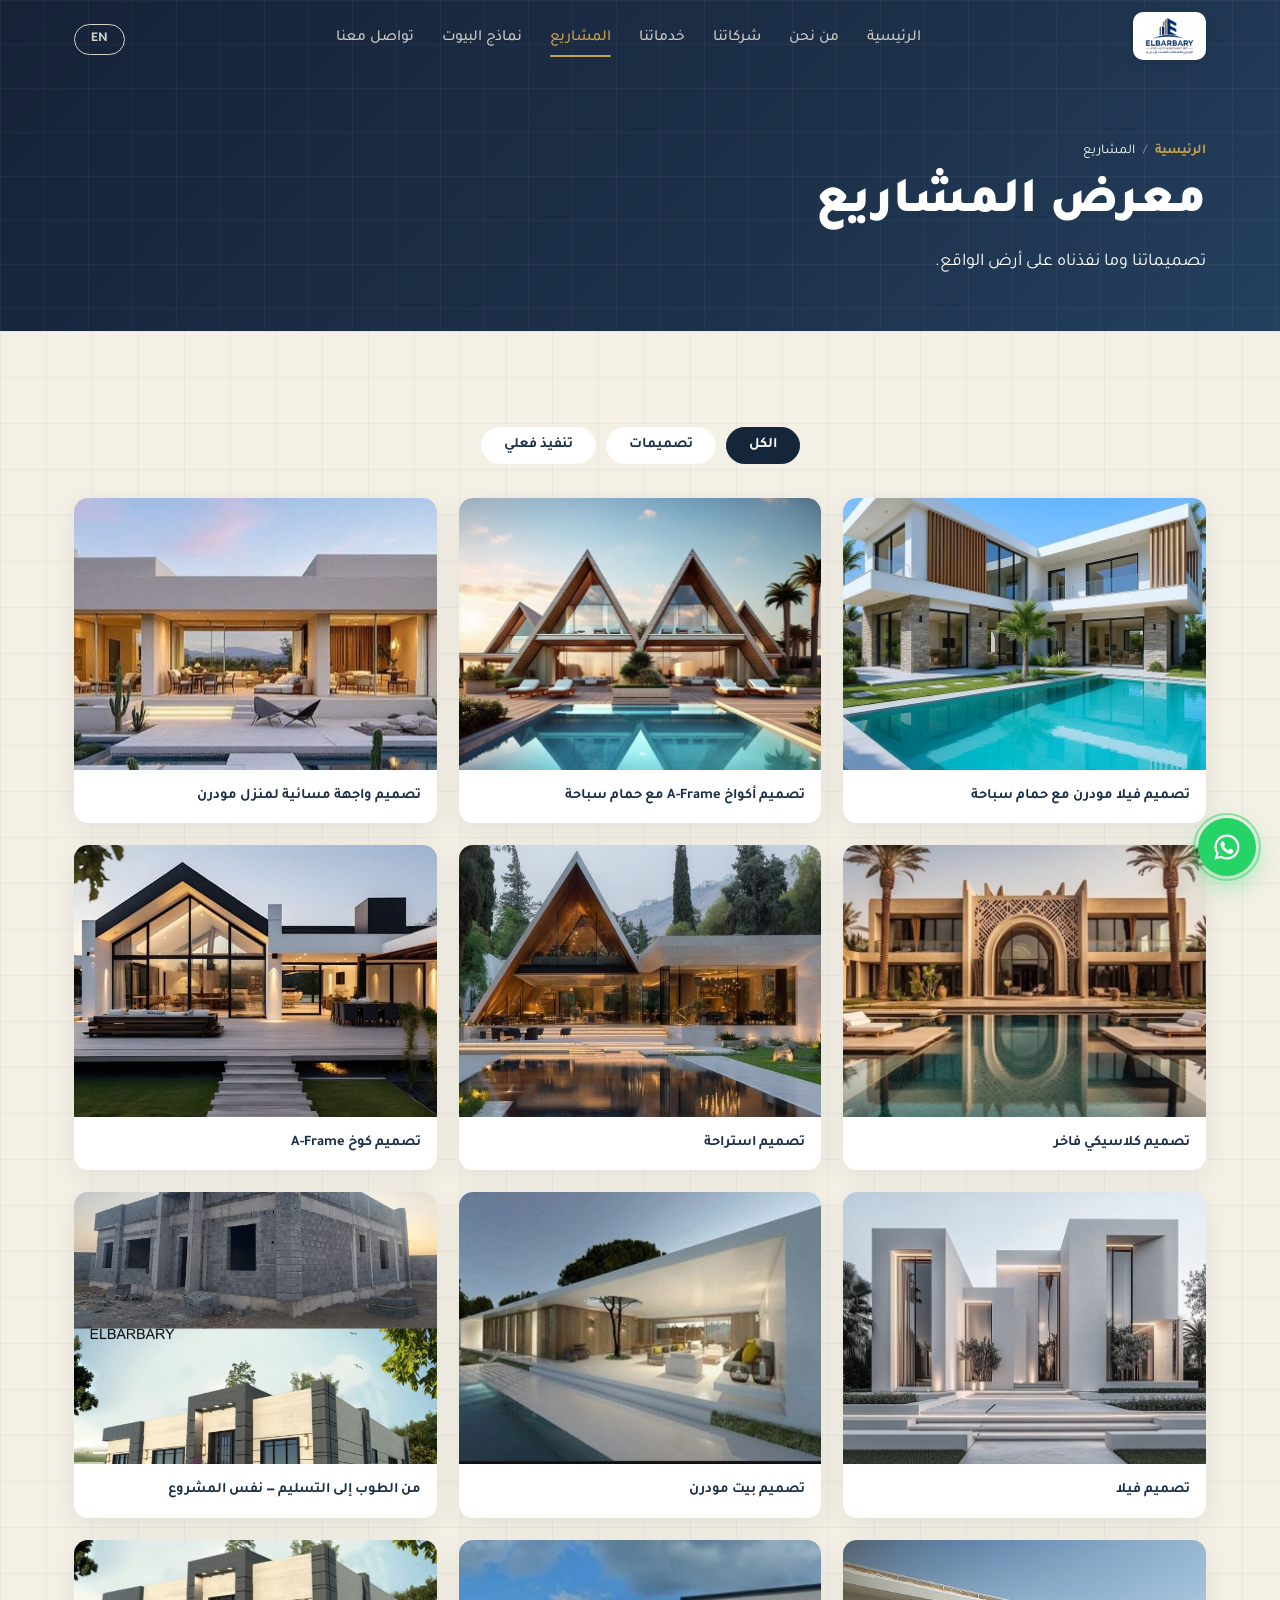
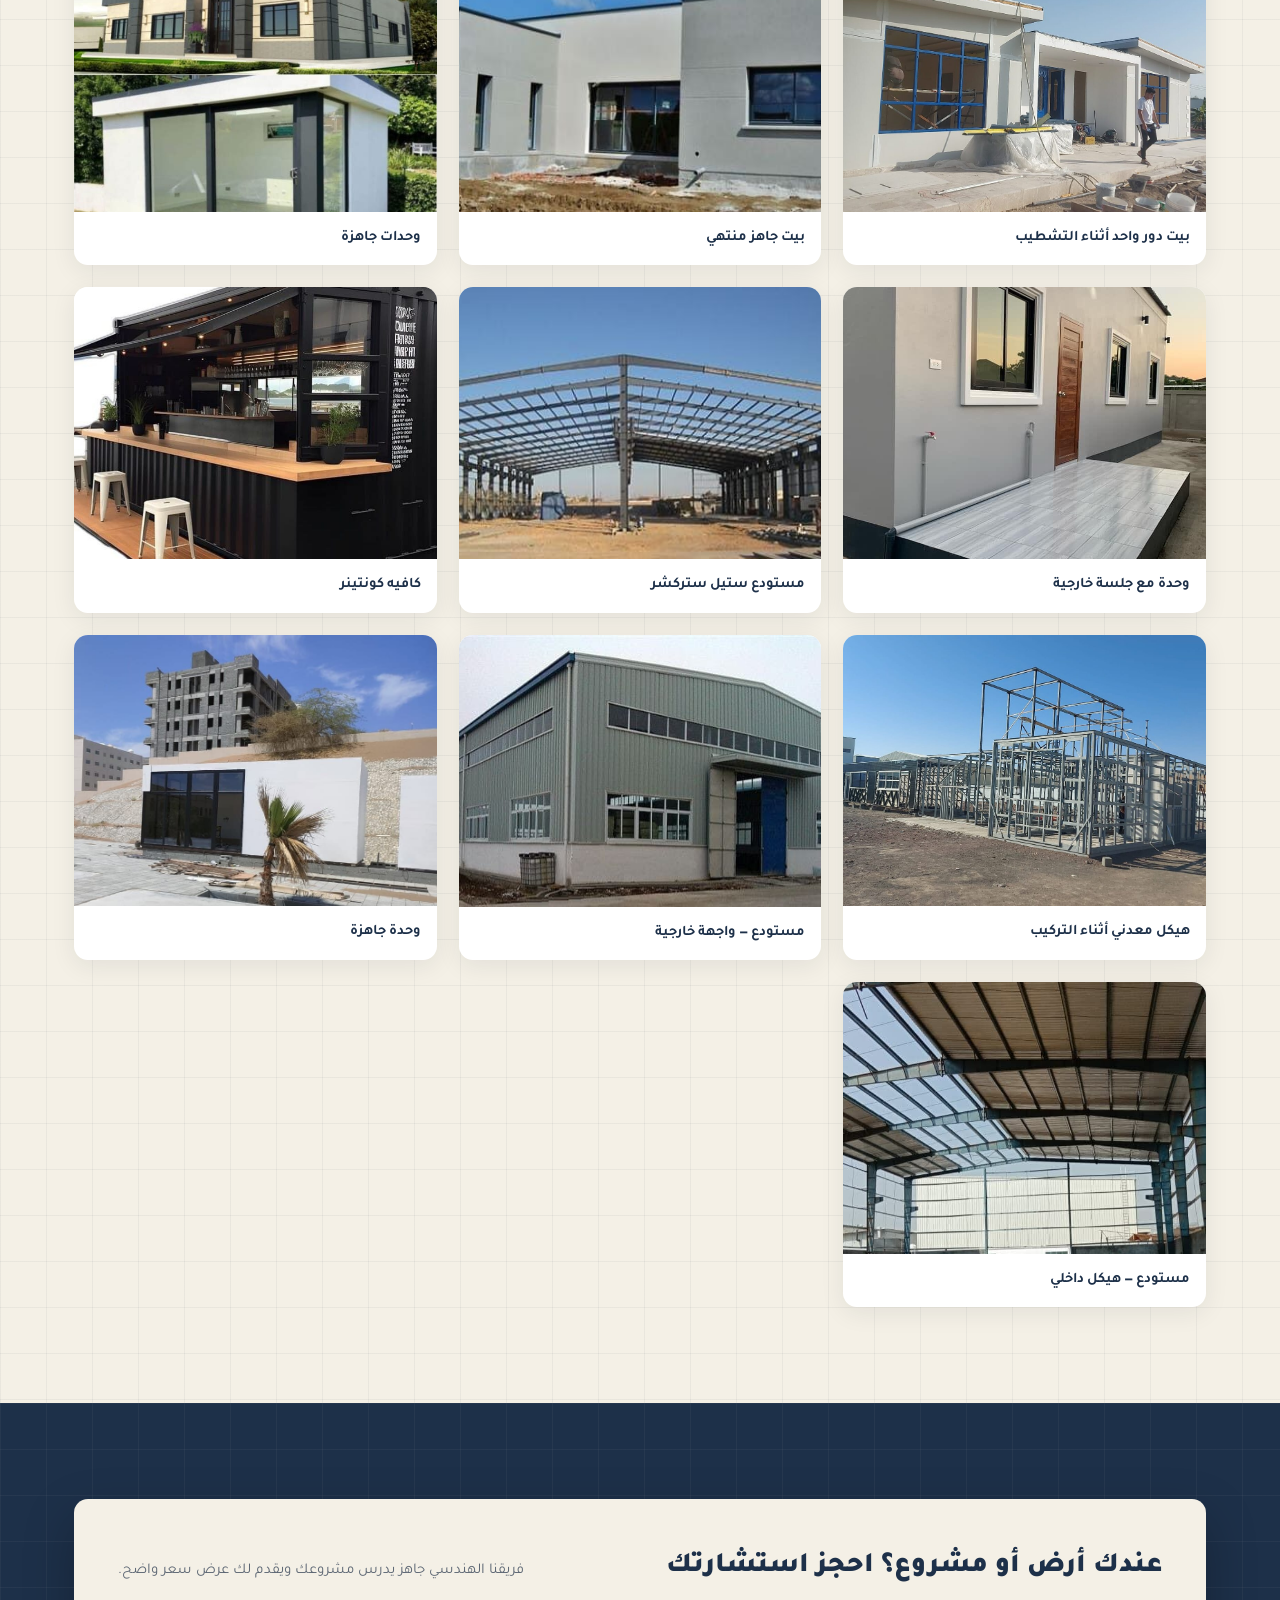
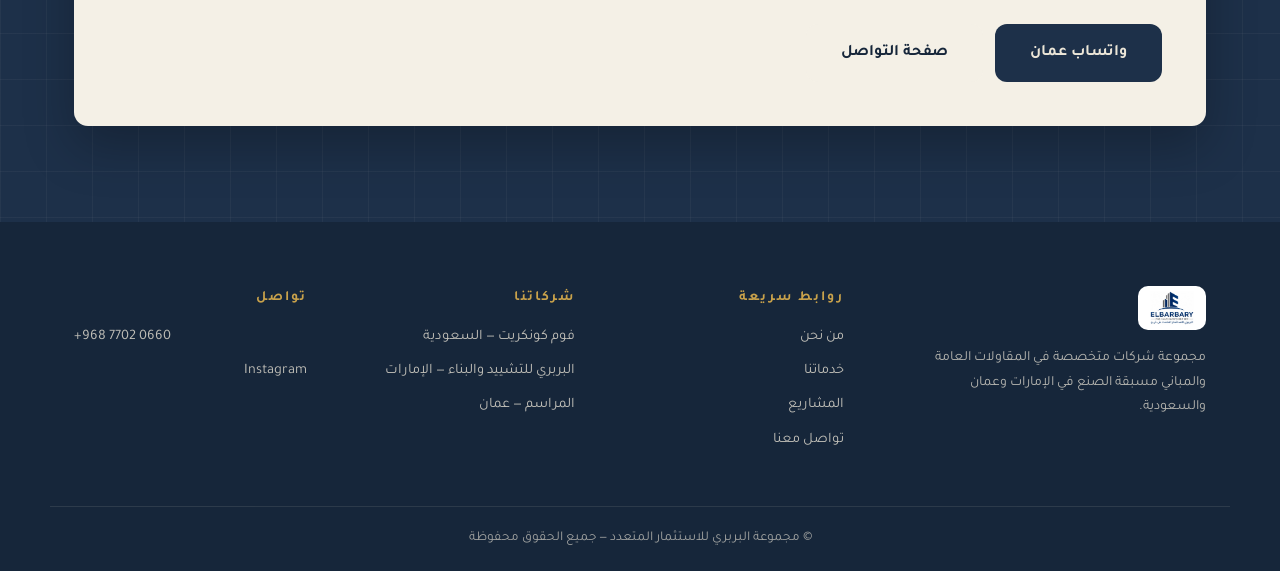
<file: projects.html>
<!DOCTYPE html>
<html lang="ar" dir="rtl">
<head>
<meta charset="UTF-8">
<meta name="viewport" content="width=device-width, initial-scale=1.0">
<title data-ar="معرض المشاريع | مجموعة البربري" data-en="Projects gallery | ELBARBARY Group">معرض المشاريع | مجموعة البربري</title>
<meta name="description" content="مقاولات عامة ومباني مسبقة الصنع: بريكاست، فوم كونكريت، ستيل ستركشر. الإمارات، عمان، السعودية.">
<meta property="og:type" content="website">
<meta property="og:title" content="معرض المشاريع | مجموعة البربري للاستثمار المتعدد">
<meta property="og:description" content="مقاولات عامة ومباني مسبقة الصنع: بريكاست، فوم كونكريت، ستيل ستركشر — الإمارات، عمان، السعودية.">
<meta property="og:image" content="images/hero.jpg">
<meta name="theme-color" content="#1d3049">
<link rel="icon" type="image/png" href="images/logo.png">
<link rel="preconnect" href="https://fonts.googleapis.com">
<link rel="preconnect" href="https://fonts.gstatic.com" crossorigin>
<link href="https://fonts.googleapis.com/css2?family=Tajawal:wght@400;500;700;800;900&family=Inter:wght@400;500;600;700;800&display=swap" rel="stylesheet">
<link rel="stylesheet" href="css/style.css">
</head>
<body class="loading">
<div class="scroll-progress" id="scrollProgress"></div>

<div class="preloader" id="preloader" aria-hidden="true">
  <div class="preloader-inner">
    <img src="images/logo.png" alt="ELBARBARY">
    <span class="preloader-line"></span>
  </div>
</div>

<header class="site-header" id="top">
  <div class="container header-inner">
    <a class="brand" href="index.html">
      <span class="brand-logo"><img src="images/logo.png" alt="ELBARBARY"></span>
    </a>
    <nav class="main-nav" id="mainNav">
      <a href="index.html" data-ar="الرئيسية" data-en="Home">الرئيسية</a>
      <a href="about.html" data-ar="من نحن" data-en="About">من نحن</a>
      <a href="companies.html" data-ar="شركاتنا" data-en="Companies">شركاتنا</a>
      <a href="services.html" data-ar="خدماتنا" data-en="Services">خدماتنا</a>
      <a href="projects.html" class="active" data-ar="المشاريع" data-en="Projects">المشاريع</a>
      <a href="models.html" data-ar="نماذج البيوت" data-en="Home Models">نماذج البيوت</a>
      <a href="contact.html" data-ar="تواصل معنا" data-en="Contact">تواصل معنا</a>
    </nav>
    <div class="header-actions">
      <button class="lang-toggle" id="langToggle" type="button" aria-label="Language">EN</button>
      <button class="menu-toggle" id="menuToggle" type="button" aria-label="Menu"><span></span><span></span><span></span></button>
    </div>
  </div>
</header>
<section class="page-hero">
  <div class="container">
    <p class="crumbs reveal-hero d1"><a href="index.html" data-ar="الرئيسية" data-en="Home">الرئيسية</a><span class="crumb-sep">/</span><span data-ar="المشاريع" data-en="Projects">المشاريع</span></p>
    <h1 class="reveal-hero d2" data-ar="معرض المشاريع" data-en="Projects gallery">معرض المشاريع</h1>
    <p class="ph-sub reveal-hero d3" data-ar="تصميماتنا وما نفذناه على أرض الواقع." data-en="Our designs and what we have built on the ground.">تصميماتنا وما نفذناه على أرض الواقع.</p>
  </div>
</section>
<section class="section section-cream">
  <div class="container">
    <div class="filters reveal">
      <button class="filter active" data-filter="all" data-ar="الكل" data-en="All">الكل</button>
      <button class="filter" data-filter="designs" data-ar="تصميمات" data-en="Designs">تصميمات</button>
      <button class="filter" data-filter="real" data-ar="تنفيذ فعلي" data-en="Built work">تنفيذ فعلي</button>
    </div>
    <div class="g-grid">
      <figure class="g-card reveal" data-cat="designs"><img src="images/render-pool-villa.jpg" loading="lazy" alt=""><figcaption data-ar="تصميم فيلا مودرن مع حمام سباحة" data-en="Modern villa with pool — design">تصميم فيلا مودرن مع حمام سباحة</figcaption></figure>
      <figure class="g-card reveal" data-cat="designs"><img src="images/render-aframe-pool.jpg" loading="lazy" alt=""><figcaption data-ar="تصميم أكواخ A-Frame مع حمام سباحة" data-en="A-Frame chalets with pool — design">تصميم أكواخ A-Frame مع حمام سباحة</figcaption></figure>
      <figure class="g-card reveal" data-cat="designs"><img src="images/render-dusk.jpg" loading="lazy" alt=""><figcaption data-ar="تصميم واجهة مسائية لمنزل مودرن" data-en="Evening facade of a modern home — design">تصميم واجهة مسائية لمنزل مودرن</figcaption></figure>
      <figure class="g-card reveal" data-cat="designs"><img src="images/render-palace.jpg" loading="lazy" alt=""><figcaption data-ar="تصميم كلاسيكي فاخر" data-en="Classic luxury design">تصميم كلاسيكي فاخر</figcaption></figure>
      <figure class="g-card reveal" data-cat="designs"><img src="images/render-resort.jpg" loading="lazy" alt=""><figcaption data-ar="تصميم استراحة" data-en="Rest house — design">تصميم استراحة</figcaption></figure>
      <figure class="g-card reveal" data-cat="designs"><img src="images/render-aframe.jpg" loading="lazy" alt=""><figcaption data-ar="تصميم كوخ A-Frame" data-en="A-Frame chalet — design">تصميم كوخ A-Frame</figcaption></figure>
      <figure class="g-card reveal" data-cat="designs"><img src="images/render-villa.jpg" loading="lazy" alt=""><figcaption data-ar="تصميم فيلا" data-en="Villa — design">تصميم فيلا</figcaption></figure>
      <figure class="g-card reveal" data-cat="designs"><img src="images/render-white-house.jpg" loading="lazy" alt=""><figcaption data-ar="تصميم بيت مودرن" data-en="Modern home — design">تصميم بيت مودرن</figcaption></figure>
      <figure class="g-card reveal" data-cat="real"><img src="images/real-progress.jpg" loading="lazy" alt=""><figcaption data-ar="من الطوب إلى التسليم — نفس المشروع" data-en="From blockwork to handover — same project">من الطوب إلى التسليم — نفس المشروع</figcaption></figure>
      <figure class="g-card reveal" data-cat="real"><img src="images/real-white-house.jpg" loading="lazy" alt=""><figcaption data-ar="بيت دور واحد أثناء التشطيب" data-en="Single-story home during finishing">بيت دور واحد أثناء التشطيب</figcaption></figure>
      <figure class="g-card reveal" data-cat="real"><img src="images/real-house.jpg" loading="lazy" alt=""><figcaption data-ar="بيت جاهز منتهي" data-en="Completed prefab home">بيت جاهز منتهي</figcaption></figure>
      <figure class="g-card reveal" data-cat="real"><img src="images/real-units.jpg" loading="lazy" alt=""><figcaption data-ar="وحدات جاهزة" data-en="Prefab units">وحدات جاهزة</figcaption></figure>
      <figure class="g-card reveal" data-cat="real"><img src="images/real-deck.jpg" loading="lazy" alt=""><figcaption data-ar="وحدة مع جلسة خارجية" data-en="Unit with outdoor deck">وحدة مع جلسة خارجية</figcaption></figure>
      <figure class="g-card reveal" data-cat="real"><img src="images/real-warehouse.jpg" loading="lazy" alt=""><figcaption data-ar="مستودع ستيل ستركشر" data-en="Steel structure warehouse">مستودع ستيل ستركشر</figcaption></figure>
      <figure class="g-card reveal" data-cat="real"><img src="images/real-cafe.jpg" loading="lazy" alt=""><figcaption data-ar="كافيه كونتينر" data-en="Container café">كافيه كونتينر</figcaption></figure>
      <figure class="g-card reveal" data-cat="real"><img src="images/real-steel.jpg" loading="lazy" alt=""><figcaption data-ar="هيكل معدني أثناء التركيب" data-en="Steel structure erection">هيكل معدني أثناء التركيب</figcaption></figure>
      <figure class="g-card reveal" data-cat="real"><img src="images/real-warehouse-ext.jpg" loading="lazy" alt=""><figcaption data-ar="مستودع — واجهة خارجية" data-en="Warehouse — exterior">مستودع — واجهة خارجية</figcaption></figure>
      <figure class="g-card reveal" data-cat="real"><img src="images/real-prefab.jpg" loading="lazy" alt=""><figcaption data-ar="وحدة جاهزة" data-en="Prefab unit">وحدة جاهزة</figcaption></figure>
      <figure class="g-card reveal" data-cat="real"><img src="images/real-warehouse-in.jpg" loading="lazy" alt=""><figcaption data-ar="مستودع — هيكل داخلي" data-en="Warehouse — interior">مستودع — هيكل داخلي</figcaption></figure>
    </div>
  </div>
</section>
<section class="section section-dark cta-strip-section">
  <div class="container">
    <div class="cta-card reveal">
      <h3 data-ar="عندك أرض أو مشروع؟ احجز استشارتك" data-en="Have a plot or a project? Book a consultation">عندك أرض أو مشروع؟ احجز استشارتك</h3>
      <p data-ar="فريقنا الهندسي جاهز يدرس مشروعك ويقدم لك عرض سعر واضح." data-en="Our engineering team will study your project and give you a clear quote.">فريقنا الهندسي جاهز يدرس مشروعك ويقدم لك عرض سعر واضح.</p>
      <div class="cta-actions">
        <a class="btn btn-solid" href="https://wa.me/96877020660" target="_blank" rel="noopener" data-ar="واتساب عمان" data-en="WhatsApp Oman">واتساب عمان</a>
        <a class="btn btn-white dark-text" href="contact.html" data-ar="صفحة التواصل" data-en="Contact page">صفحة التواصل</a>
      </div>
    </div>
  </div>
</section>
<footer class="site-footer">
  <div class="container footer-grid">
    <div class="f-brand">
      <img src="images/logo.png" alt="ELBARBARY" class="footer-logo">
      <p data-ar="مجموعة شركات متخصصة في المقاولات العامة والمباني مسبقة الصنع في الإمارات وعمان والسعودية." data-en="A group of companies specialized in general contracting and prefabricated buildings in the UAE, Oman and Saudi Arabia.">مجموعة شركات متخصصة في المقاولات العامة والمباني مسبقة الصنع في الإمارات وعمان والسعودية.</p>
    </div>
    <div class="f-col">
      <h4 data-ar="روابط سريعة" data-en="Quick links">روابط سريعة</h4>
      <a href="about.html" data-ar="من نحن" data-en="About">من نحن</a>
      <a href="services.html" data-ar="خدماتنا" data-en="Services">خدماتنا</a>
      <a href="projects.html" data-ar="المشاريع" data-en="Projects">المشاريع</a>
      <a href="contact.html" data-ar="تواصل معنا" data-en="Contact">تواصل معنا</a>
    </div>
    <div class="f-col">
      <h4 data-ar="شركاتنا" data-en="Our companies">شركاتنا</h4>
      <span data-ar="فوم كونكريت — السعودية" data-en="Foam Concrete — Saudi Arabia">فوم كونكريت — السعودية</span>
      <span data-ar="البربري للتشييد والبناء — الإمارات" data-en="Al-Barbary Construction — UAE">البربري للتشييد والبناء — الإمارات</span>
      <span data-ar="المراسم — عمان" data-en="Al-Maraseem — Oman">المراسم — عمان</span>
    </div>
    <div class="f-col">
      <h4 data-ar="تواصل" data-en="Contact">تواصل</h4>
      <a href="tel:+96877020660" dir="ltr">+968 7702 0660</a>
      <a href="https://www.instagram.com/elbarbary.525" target="_blank" rel="noopener">Instagram</a>
    </div>
  </div>
  <div class="container footer-bottom">
    <p data-ar="© مجموعة البربري للاستثمار المتعدد — جميع الحقوق محفوظة" data-en="© ELBARBARY Multi-Investment Group — All rights reserved">© مجموعة البربري للاستثمار المتعدد — جميع الحقوق محفوظة</p>
  </div>
</footer>
<a class="wa-float" href="https://wa.me/96877020660" target="_blank" rel="noopener" aria-label="WhatsApp">
  <svg viewBox="0 0 24 24" fill="currentColor"><path d="M12 2a10 10 0 00-8.6 15.1L2 22l5-1.3A10 10 0 1012 2zm0 18.2a8.2 8.2 0 01-4.2-1.1l-.3-.2-3 .8.8-2.9-.2-.3A8.2 8.2 0 1112 20.2zm4.6-6.1c-.3-.1-1.5-.7-1.7-.8-.2-.1-.4-.1-.6.1-.2.3-.6.8-.8 1-.1.2-.3.2-.5.1a6.7 6.7 0 01-3.3-2.9c-.3-.4.2-.4.6-1.3.1-.2 0-.4 0-.5l-.8-1.8c-.2-.5-.4-.4-.6-.4h-.5c-.2 0-.5.1-.7.3-.2.3-.9.9-.9 2.2s.9 2.5 1 2.7c.1.2 1.8 2.8 4.4 3.9.6.3 1.1.4 1.5.6.6.2 1.2.2 1.6.1.5-.1 1.5-.6 1.7-1.2.2-.6.2-1.1.2-1.2-.1-.2-.3-.2-.6-.3z"/></svg>
</a>

<button class="to-top" id="toTop" aria-label="Back to top">
  <svg viewBox="0 0 24 24" fill="none" stroke="currentColor" stroke-width="2"><path d="M12 19V5M5 12l7-7 7 7"/></svg>
</button>

<script src="js/app.js"></script>
</body>
</html>
</file>
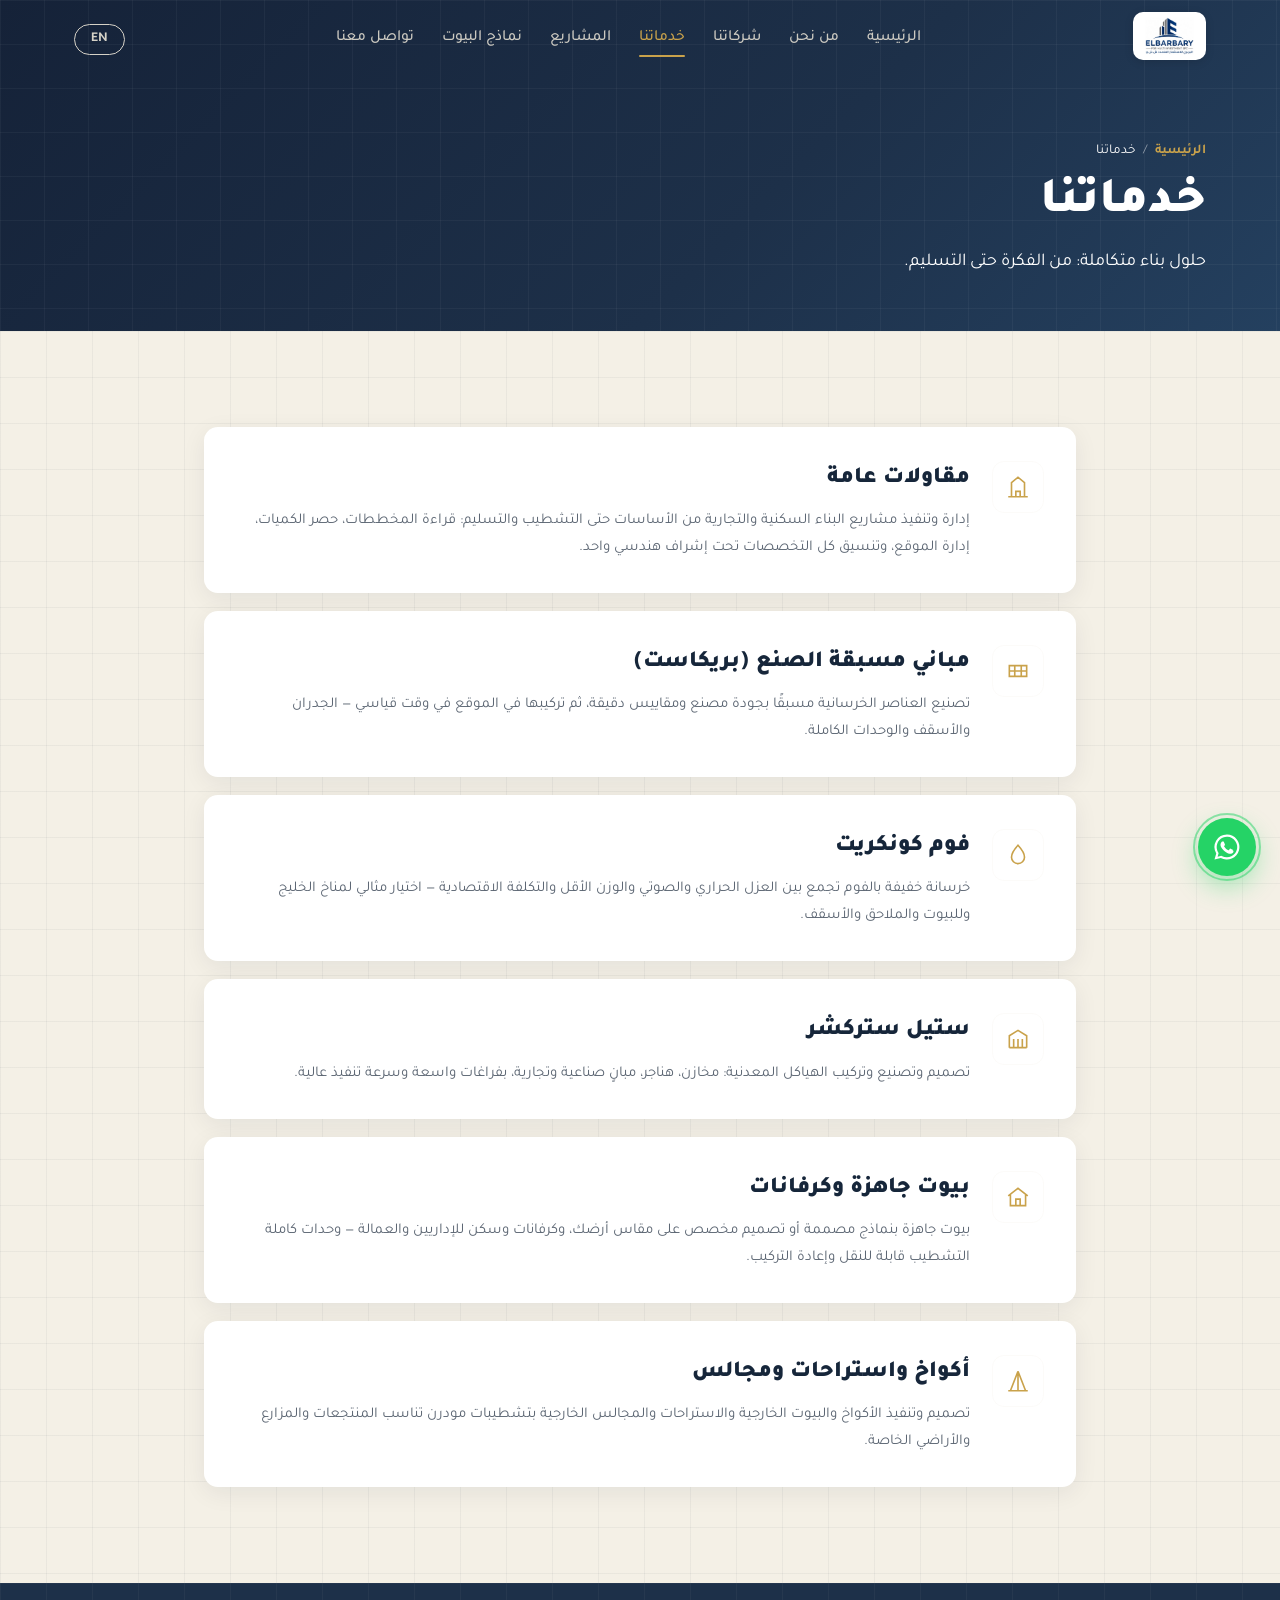
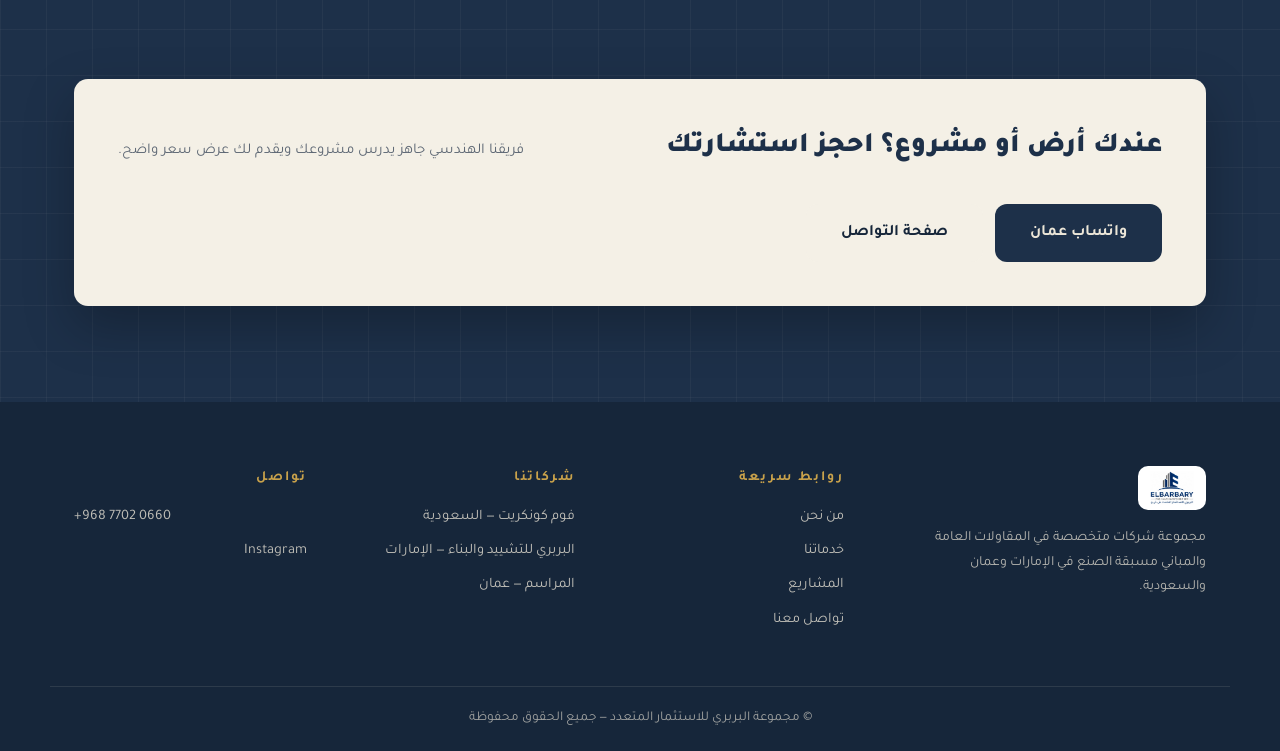
<file: services.html>
<!DOCTYPE html>
<html lang="ar" dir="rtl">
<head>
<meta charset="UTF-8">
<meta name="viewport" content="width=device-width, initial-scale=1.0">
<title data-ar="خدماتنا | مجموعة البربري" data-en="Our services | ELBARBARY Group">خدماتنا | مجموعة البربري</title>
<meta name="description" content="مقاولات عامة ومباني مسبقة الصنع: بريكاست، فوم كونكريت، ستيل ستركشر. الإمارات، عمان، السعودية.">
<meta property="og:type" content="website">
<meta property="og:title" content="خدماتنا | مجموعة البربري للاستثمار المتعدد">
<meta property="og:description" content="مقاولات عامة ومباني مسبقة الصنع: بريكاست، فوم كونكريت، ستيل ستركشر — الإمارات، عمان، السعودية.">
<meta property="og:image" content="images/hero.jpg">
<meta name="theme-color" content="#1d3049">
<link rel="icon" type="image/png" href="images/logo.png">
<link rel="preconnect" href="https://fonts.googleapis.com">
<link rel="preconnect" href="https://fonts.gstatic.com" crossorigin>
<link href="https://fonts.googleapis.com/css2?family=Tajawal:wght@400;500;700;800;900&family=Inter:wght@400;500;600;700;800&display=swap" rel="stylesheet">
<link rel="stylesheet" href="css/style.css">
</head>
<body class="loading">
<div class="scroll-progress" id="scrollProgress"></div>

<div class="preloader" id="preloader" aria-hidden="true">
  <div class="preloader-inner">
    <img src="images/logo.png" alt="ELBARBARY">
    <span class="preloader-line"></span>
  </div>
</div>

<header class="site-header" id="top">
  <div class="container header-inner">
    <a class="brand" href="index.html">
      <span class="brand-logo"><img src="images/logo.png" alt="ELBARBARY"></span>
    </a>
    <nav class="main-nav" id="mainNav">
      <a href="index.html" data-ar="الرئيسية" data-en="Home">الرئيسية</a>
      <a href="about.html" data-ar="من نحن" data-en="About">من نحن</a>
      <a href="companies.html" data-ar="شركاتنا" data-en="Companies">شركاتنا</a>
      <a href="services.html" class="active" data-ar="خدماتنا" data-en="Services">خدماتنا</a>
      <a href="projects.html" data-ar="المشاريع" data-en="Projects">المشاريع</a>
      <a href="models.html" data-ar="نماذج البيوت" data-en="Home Models">نماذج البيوت</a>
      <a href="contact.html" data-ar="تواصل معنا" data-en="Contact">تواصل معنا</a>
    </nav>
    <div class="header-actions">
      <button class="lang-toggle" id="langToggle" type="button" aria-label="Language">EN</button>
      <button class="menu-toggle" id="menuToggle" type="button" aria-label="Menu"><span></span><span></span><span></span></button>
    </div>
  </div>
</header>
<section class="page-hero">
  <div class="container">
    <p class="crumbs reveal-hero d1"><a href="index.html" data-ar="الرئيسية" data-en="Home">الرئيسية</a><span class="crumb-sep">/</span><span data-ar="خدماتنا" data-en="Services">خدماتنا</span></p>
    <h1 class="reveal-hero d2" data-ar="خدماتنا" data-en="Our services">خدماتنا</h1>
    <p class="ph-sub reveal-hero d3" data-ar="حلول بناء متكاملة: من الفكرة حتى التسليم." data-en="Complete building solutions: from concept to handover.">حلول بناء متكاملة: من الفكرة حتى التسليم.</p>
  </div>
</section>
<section class="section section-cream">
  <div class="container services-list">
    <div class="service-row reveal">
      <span class="svc-icon"><svg viewBox="0 0 24 24" fill="none" stroke="currentColor" stroke-width="1.5"><path d="M3 21h18M6 21V8l6-5 6 5v13M10 21v-5h4v5M9 11h.01M15 11h.01"/></svg></span>
      <div><h3 data-ar="مقاولات عامة" data-en="General contracting">مقاولات عامة</h3>
      <p data-ar="إدارة وتنفيذ مشاريع البناء السكنية والتجارية من الأساسات حتى التشطيب والتسليم: قراءة المخططات، حصر الكميات، إدارة الموقع، وتنسيق كل التخصصات تحت إشراف هندسي واحد." data-en="Management and execution of residential and commercial construction from foundations to finishing and handover: drawings, quantities, site management and trade coordination under one engineering supervision.">إدارة وتنفيذ مشاريع البناء السكنية والتجارية من الأساسات حتى التشطيب والتسليم: قراءة المخططات، حصر الكميات، إدارة الموقع، وتنسيق كل التخصصات تحت إشراف هندسي واحد.</p></div>
    </div>
    <div class="service-row reveal">
      <span class="svc-icon"><svg viewBox="0 0 24 24" fill="none" stroke="currentColor" stroke-width="1.5"><path d="M4 7h16v10H4zM4 12h16M9 7v10M15 7v10"/></svg></span>
      <div><h3 data-ar="مباني مسبقة الصنع (بريكاست)" data-en="Precast buildings">مباني مسبقة الصنع (بريكاست)</h3>
      <p data-ar="تصنيع العناصر الخرسانية مسبقًا بجودة مصنع ومقاييس دقيقة، ثم تركيبها في الموقع في وقت قياسي — الجدران والأسقف والوحدات الكاملة." data-en="Off-site fabrication of precast concrete elements with factory quality and tight tolerances, then rapid on-site installation — walls, slabs and complete units.">تصنيع العناصر الخرسانية مسبقًا بجودة مصنع ومقاييس دقيقة، ثم تركيبها في الموقع في وقت قياسي — الجدران والأسقف والوحدات الكاملة.</p></div>
    </div>
    <div class="service-row reveal">
      <span class="svc-icon"><svg viewBox="0 0 24 24" fill="none" stroke="currentColor" stroke-width="1.5"><path d="M12 3s6 6.5 6 11a6 6 0 11-12 0c0-4.5 6-11 6-11z"/></svg></span>
      <div><h3 data-ar="فوم كونكريت" data-en="Foam concrete">فوم كونكريت</h3>
      <p data-ar="خرسانة خفيفة بالفوم تجمع بين العزل الحراري والصوتي والوزن الأقل والتكلفة الاقتصادية — اختيار مثالي لمناخ الخليج وللبيوت والملاحق والأسقف." data-en="Lightweight foamed concrete combining thermal and acoustic insulation, lower weight and economy — ideal for the Gulf climate, homes, annexes and roofs.">خرسانة خفيفة بالفوم تجمع بين العزل الحراري والصوتي والوزن الأقل والتكلفة الاقتصادية — اختيار مثالي لمناخ الخليج وللبيوت والملاحق والأسقف.</p></div>
    </div>
    <div class="service-row reveal">
      <span class="svc-icon"><svg viewBox="0 0 24 24" fill="none" stroke="currentColor" stroke-width="1.5"><path d="M4 20V9l8-5 8 5v11M4 20h16M8 20v-8M12 20v-8M16 20v-8"/></svg></span>
      <div><h3 data-ar="ستيل ستركشر" data-en="Steel structure">ستيل ستركشر</h3>
      <p data-ar="تصميم وتصنيع وتركيب الهياكل المعدنية: مخازن، هناجر، مبانٍ صناعية وتجارية، بفراغات واسعة وسرعة تنفيذ عالية." data-en="Design, fabrication and erection of steel structures: warehouses, hangars, industrial and commercial buildings, with wide spans and fast execution.">تصميم وتصنيع وتركيب الهياكل المعدنية: مخازن، هناجر، مبانٍ صناعية وتجارية، بفراغات واسعة وسرعة تنفيذ عالية.</p></div>
    </div>
    <div class="service-row reveal">
      <span class="svc-icon"><svg viewBox="0 0 24 24" fill="none" stroke="currentColor" stroke-width="1.5"><path d="M3 11l9-7 9 7M5 10v10h14V10M10 20v-6h4v6"/></svg></span>
      <div><h3 data-ar="بيوت جاهزة وكرفانات" data-en="Prefab homes &amp; caravans">بيوت جاهزة وكرفانات</h3>
      <p data-ar="بيوت جاهزة بنماذج مصممة أو تصميم مخصص على مقاس أرضك، وكرفانات وسكن للإداريين والعمالة — وحدات كاملة التشطيب قابلة للنقل وإعادة التركيب." data-en="Prefab homes in designed models or a custom design to your plot, plus caravans and staff housing — fully finished units that can be relocated and reinstalled.">بيوت جاهزة بنماذج مصممة أو تصميم مخصص على مقاس أرضك، وكرفانات وسكن للإداريين والعمالة — وحدات كاملة التشطيب قابلة للنقل وإعادة التركيب.</p></div>
    </div>
    <div class="service-row reveal">
      <span class="svc-icon"><svg viewBox="0 0 24 24" fill="none" stroke="currentColor" stroke-width="1.5"><path d="M12 3v18M12 3l7 18M12 3L5 21M3 21h18"/></svg></span>
      <div><h3 data-ar="أكواخ واستراحات ومجالس" data-en="Chalets, rest houses &amp; majlis">أكواخ واستراحات ومجالس</h3>
      <p data-ar="تصميم وتنفيذ الأكواخ والبيوت الخارجية والاستراحات والمجالس الخارجية بتشطيبات مودرن تناسب المنتجعات والمزارع والأراضي الخاصة." data-en="Design and build of chalets, outdoor houses, rest houses and outdoor majlis with modern finishes for resorts, farms and private plots.">تصميم وتنفيذ الأكواخ والبيوت الخارجية والاستراحات والمجالس الخارجية بتشطيبات مودرن تناسب المنتجعات والمزارع والأراضي الخاصة.</p></div>
    </div>
  </div>
</section>
<section class="section section-dark cta-strip-section">
  <div class="container">
    <div class="cta-card reveal">
      <h3 data-ar="عندك أرض أو مشروع؟ احجز استشارتك" data-en="Have a plot or a project? Book a consultation">عندك أرض أو مشروع؟ احجز استشارتك</h3>
      <p data-ar="فريقنا الهندسي جاهز يدرس مشروعك ويقدم لك عرض سعر واضح." data-en="Our engineering team will study your project and give you a clear quote.">فريقنا الهندسي جاهز يدرس مشروعك ويقدم لك عرض سعر واضح.</p>
      <div class="cta-actions">
        <a class="btn btn-solid" href="https://wa.me/96877020660" target="_blank" rel="noopener" data-ar="واتساب عمان" data-en="WhatsApp Oman">واتساب عمان</a>
        <a class="btn btn-white dark-text" href="contact.html" data-ar="صفحة التواصل" data-en="Contact page">صفحة التواصل</a>
      </div>
    </div>
  </div>
</section>
<footer class="site-footer">
  <div class="container footer-grid">
    <div class="f-brand">
      <img src="images/logo.png" alt="ELBARBARY" class="footer-logo">
      <p data-ar="مجموعة شركات متخصصة في المقاولات العامة والمباني مسبقة الصنع في الإمارات وعمان والسعودية." data-en="A group of companies specialized in general contracting and prefabricated buildings in the UAE, Oman and Saudi Arabia.">مجموعة شركات متخصصة في المقاولات العامة والمباني مسبقة الصنع في الإمارات وعمان والسعودية.</p>
    </div>
    <div class="f-col">
      <h4 data-ar="روابط سريعة" data-en="Quick links">روابط سريعة</h4>
      <a href="about.html" data-ar="من نحن" data-en="About">من نحن</a>
      <a href="services.html" data-ar="خدماتنا" data-en="Services">خدماتنا</a>
      <a href="projects.html" data-ar="المشاريع" data-en="Projects">المشاريع</a>
      <a href="contact.html" data-ar="تواصل معنا" data-en="Contact">تواصل معنا</a>
    </div>
    <div class="f-col">
      <h4 data-ar="شركاتنا" data-en="Our companies">شركاتنا</h4>
      <span data-ar="فوم كونكريت — السعودية" data-en="Foam Concrete — Saudi Arabia">فوم كونكريت — السعودية</span>
      <span data-ar="البربري للتشييد والبناء — الإمارات" data-en="Al-Barbary Construction — UAE">البربري للتشييد والبناء — الإمارات</span>
      <span data-ar="المراسم — عمان" data-en="Al-Maraseem — Oman">المراسم — عمان</span>
    </div>
    <div class="f-col">
      <h4 data-ar="تواصل" data-en="Contact">تواصل</h4>
      <a href="tel:+96877020660" dir="ltr">+968 7702 0660</a>
      <a href="https://www.instagram.com/elbarbary.525" target="_blank" rel="noopener">Instagram</a>
    </div>
  </div>
  <div class="container footer-bottom">
    <p data-ar="© مجموعة البربري للاستثمار المتعدد — جميع الحقوق محفوظة" data-en="© ELBARBARY Multi-Investment Group — All rights reserved">© مجموعة البربري للاستثمار المتعدد — جميع الحقوق محفوظة</p>
  </div>
</footer>
<a class="wa-float" href="https://wa.me/96877020660" target="_blank" rel="noopener" aria-label="WhatsApp">
  <svg viewBox="0 0 24 24" fill="currentColor"><path d="M12 2a10 10 0 00-8.6 15.1L2 22l5-1.3A10 10 0 1012 2zm0 18.2a8.2 8.2 0 01-4.2-1.1l-.3-.2-3 .8.8-2.9-.2-.3A8.2 8.2 0 1112 20.2zm4.6-6.1c-.3-.1-1.5-.7-1.7-.8-.2-.1-.4-.1-.6.1-.2.3-.6.8-.8 1-.1.2-.3.2-.5.1a6.7 6.7 0 01-3.3-2.9c-.3-.4.2-.4.6-1.3.1-.2 0-.4 0-.5l-.8-1.8c-.2-.5-.4-.4-.6-.4h-.5c-.2 0-.5.1-.7.3-.2.3-.9.9-.9 2.2s.9 2.5 1 2.7c.1.2 1.8 2.8 4.4 3.9.6.3 1.1.4 1.5.6.6.2 1.2.2 1.6.1.5-.1 1.5-.6 1.7-1.2.2-.6.2-1.1.2-1.2-.1-.2-.3-.2-.6-.3z"/></svg>
</a>

<button class="to-top" id="toTop" aria-label="Back to top">
  <svg viewBox="0 0 24 24" fill="none" stroke="currentColor" stroke-width="2"><path d="M12 19V5M5 12l7-7 7 7"/></svg>
</button>

<script src="js/app.js"></script>
</body>
</html>
</file>
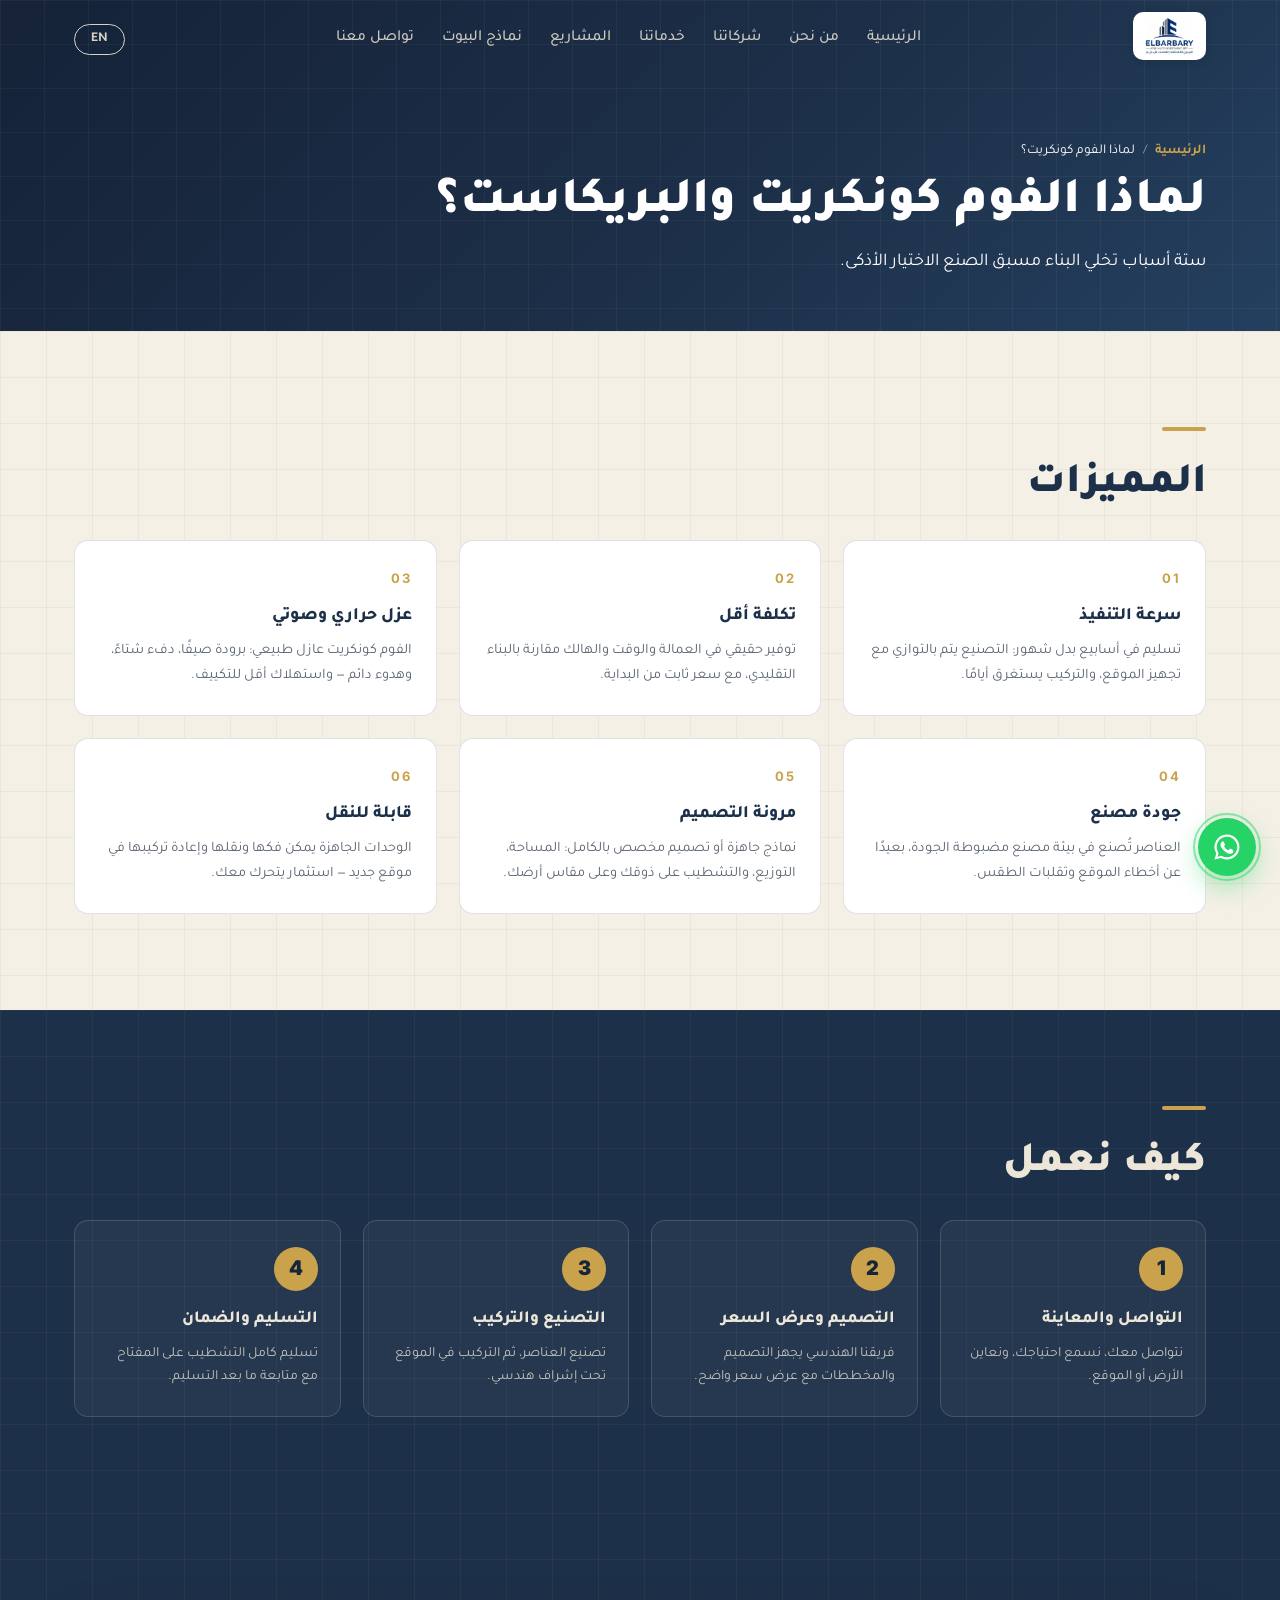
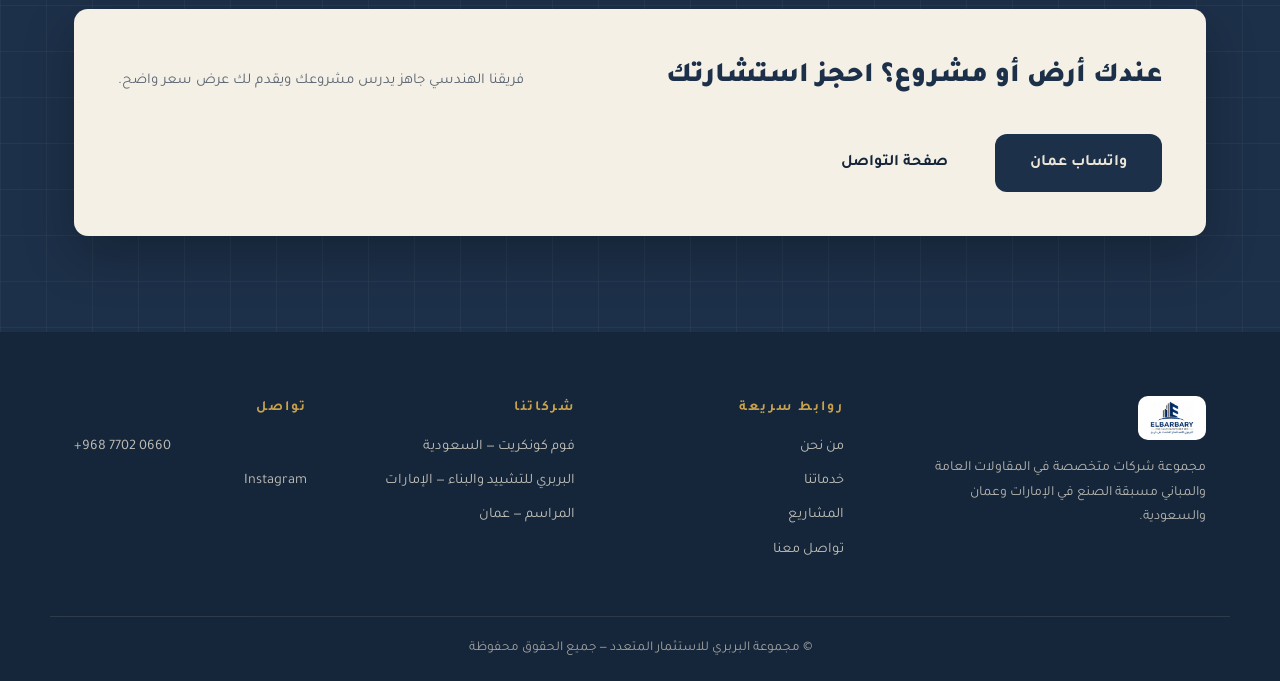
<file: why.html>
<!DOCTYPE html>
<html lang="ar" dir="rtl">
<head>
<meta charset="UTF-8">
<meta name="viewport" content="width=device-width, initial-scale=1.0">
<title data-ar="لماذا الفوم كونكريت | مجموعة البربري" data-en="Why foam concrete | ELBARBARY Group">لماذا الفوم كونكريت | مجموعة البربري</title>
<meta name="description" content="مقاولات عامة ومباني مسبقة الصنع: بريكاست، فوم كونكريت، ستيل ستركشر. الإمارات، عمان، السعودية.">
<meta property="og:type" content="website">
<meta property="og:title" content="لماذا الفوم كونكريت | مجموعة البربري للاستثمار المتعدد">
<meta property="og:description" content="مقاولات عامة ومباني مسبقة الصنع: بريكاست، فوم كونكريت، ستيل ستركشر — الإمارات، عمان، السعودية.">
<meta property="og:image" content="images/hero.jpg">
<meta name="theme-color" content="#1d3049">
<link rel="icon" type="image/png" href="images/logo.png">
<link rel="preconnect" href="https://fonts.googleapis.com">
<link rel="preconnect" href="https://fonts.gstatic.com" crossorigin>
<link href="https://fonts.googleapis.com/css2?family=Tajawal:wght@400;500;700;800;900&family=Inter:wght@400;500;600;700;800&display=swap" rel="stylesheet">
<link rel="stylesheet" href="css/style.css">
</head>
<body class="loading">
<div class="scroll-progress" id="scrollProgress"></div>

<div class="preloader" id="preloader" aria-hidden="true">
  <div class="preloader-inner">
    <img src="images/logo.png" alt="ELBARBARY">
    <span class="preloader-line"></span>
  </div>
</div>

<header class="site-header" id="top">
  <div class="container header-inner">
    <a class="brand" href="index.html">
      <span class="brand-logo"><img src="images/logo.png" alt="ELBARBARY"></span>
    </a>
    <nav class="main-nav" id="mainNav">
      <a href="index.html" data-ar="الرئيسية" data-en="Home">الرئيسية</a>
      <a href="about.html" data-ar="من نحن" data-en="About">من نحن</a>
      <a href="companies.html" data-ar="شركاتنا" data-en="Companies">شركاتنا</a>
      <a href="services.html" data-ar="خدماتنا" data-en="Services">خدماتنا</a>
      <a href="projects.html" data-ar="المشاريع" data-en="Projects">المشاريع</a>
      <a href="models.html" data-ar="نماذج البيوت" data-en="Home Models">نماذج البيوت</a>
      <a href="contact.html" data-ar="تواصل معنا" data-en="Contact">تواصل معنا</a>
    </nav>
    <div class="header-actions">
      <button class="lang-toggle" id="langToggle" type="button" aria-label="Language">EN</button>
      <button class="menu-toggle" id="menuToggle" type="button" aria-label="Menu"><span></span><span></span><span></span></button>
    </div>
  </div>
</header>
<section class="page-hero">
  <div class="container">
    <p class="crumbs reveal-hero d1"><a href="index.html" data-ar="الرئيسية" data-en="Home">الرئيسية</a><span class="crumb-sep">/</span><span data-ar="لماذا الفوم كونكريت؟" data-en="Why foam concrete?">لماذا الفوم كونكريت؟</span></p>
    <h1 class="reveal-hero d2" data-ar="لماذا الفوم كونكريت والبريكاست؟" data-en="Why foam concrete &amp; precast?">لماذا الفوم كونكريت والبريكاست؟</h1>
    <p class="ph-sub reveal-hero d3" data-ar="ستة أسباب تخلي البناء مسبق الصنع الاختيار الأذكى." data-en="Six reasons prefab construction is the smarter choice.">ستة أسباب تخلي البناء مسبق الصنع الاختيار الأذكى.</p>
  </div>
</section>
<section class="section section-cream">
  <div class="container">
    <h2 class="section-title reveal" data-ar="المميزات" data-en="The benefits">المميزات</h2>
    <div class="why-grid">
      <div class="why-item reveal"><span class="why-num">01</span><strong data-ar="سرعة التنفيذ" data-en="Speed of delivery">سرعة التنفيذ</strong><p data-ar="تسليم في أسابيع بدل شهور: التصنيع يتم بالتوازي مع تجهيز الموقع، والتركيب يستغرق أيامًا." data-en="Delivery in weeks instead of months: fabrication runs in parallel with site preparation, and installation takes days.">تسليم في أسابيع بدل شهور: التصنيع يتم بالتوازي مع تجهيز الموقع، والتركيب يستغرق أيامًا.</p></div>
      <div class="why-item reveal"><span class="why-num">02</span><strong data-ar="تكلفة أقل" data-en="Lower cost">تكلفة أقل</strong><p data-ar="توفير حقيقي في العمالة والوقت والهالك مقارنة بالبناء التقليدي، مع سعر ثابت من البداية." data-en="Real savings in labor, time and waste compared to conventional building, with a fixed price from the start.">توفير حقيقي في العمالة والوقت والهالك مقارنة بالبناء التقليدي، مع سعر ثابت من البداية.</p></div>
      <div class="why-item reveal"><span class="why-num">03</span><strong data-ar="عزل حراري وصوتي" data-en="Thermal &amp; acoustic insulation">عزل حراري وصوتي</strong><p data-ar="الفوم كونكريت عازل طبيعي: برودة صيفًا، دفء شتاءً، وهدوء دائم — واستهلاك أقل للتكييف." data-en="Foam concrete is a natural insulator: cooler summers, warmer winters, lasting quiet — and lower AC consumption.">الفوم كونكريت عازل طبيعي: برودة صيفًا، دفء شتاءً، وهدوء دائم — واستهلاك أقل للتكييف.</p></div>
      <div class="why-item reveal"><span class="why-num">04</span><strong data-ar="جودة مصنع" data-en="Factory quality">جودة مصنع</strong><p data-ar="العناصر تُصنع في بيئة مصنع مضبوطة الجودة، بعيدًا عن أخطاء الموقع وتقلبات الطقس." data-en="Elements are fabricated in a quality-controlled factory environment, away from site errors and weather.">العناصر تُصنع في بيئة مصنع مضبوطة الجودة، بعيدًا عن أخطاء الموقع وتقلبات الطقس.</p></div>
      <div class="why-item reveal"><span class="why-num">05</span><strong data-ar="مرونة التصميم" data-en="Design flexibility">مرونة التصميم</strong><p data-ar="نماذج جاهزة أو تصميم مخصص بالكامل: المساحة، التوزيع، والتشطيب على ذوقك وعلى مقاس أرضك." data-en="Ready models or a fully custom design: area, layout and finishes to your taste and your plot.">نماذج جاهزة أو تصميم مخصص بالكامل: المساحة، التوزيع، والتشطيب على ذوقك وعلى مقاس أرضك.</p></div>
      <div class="why-item reveal"><span class="why-num">06</span><strong data-ar="قابلة للنقل" data-en="Relocatable">قابلة للنقل</strong><p data-ar="الوحدات الجاهزة يمكن فكها ونقلها وإعادة تركيبها في موقع جديد — استثمار يتحرك معك." data-en="Prefab units can be dismantled, moved and reinstalled at a new site — an investment that moves with you.">الوحدات الجاهزة يمكن فكها ونقلها وإعادة تركيبها في موقع جديد — استثمار يتحرك معك.</p></div>
    </div>
  </div>
</section>

<section class="section section-dark">
  <div class="container">
    <h2 class="section-title reveal" data-ar="كيف نعمل" data-en="How we work">كيف نعمل</h2>
    <div class="process-grid">
      <div class="step reveal"><span class="step-num">1</span><h3 data-ar="التواصل والمعاينة" data-en="Contact &amp; site visit">التواصل والمعاينة</h3><p data-ar="نتواصل معك، نسمع احتياجك، ونعاين الأرض أو الموقع." data-en="We talk, understand your needs, and visit your plot or site.">نتواصل معك، نسمع احتياجك، ونعاين الأرض أو الموقع.</p></div>
      <div class="step reveal"><span class="step-num">2</span><h3 data-ar="التصميم وعرض السعر" data-en="Design &amp; quotation">التصميم وعرض السعر</h3><p data-ar="فريقنا الهندسي يجهز التصميم والمخططات مع عرض سعر واضح." data-en="Our engineers prepare the design and drawings with a clear quotation.">فريقنا الهندسي يجهز التصميم والمخططات مع عرض سعر واضح.</p></div>
      <div class="step reveal"><span class="step-num">3</span><h3 data-ar="التصنيع والتركيب" data-en="Fabrication &amp; installation">التصنيع والتركيب</h3><p data-ar="تصنيع العناصر، ثم التركيب في الموقع تحت إشراف هندسي." data-en="Fabrication of elements, then on-site installation under engineering supervision.">تصنيع العناصر، ثم التركيب في الموقع تحت إشراف هندسي.</p></div>
      <div class="step reveal"><span class="step-num">4</span><h3 data-ar="التسليم والضمان" data-en="Handover &amp; warranty">التسليم والضمان</h3><p data-ar="تسليم كامل التشطيب على المفتاح مع متابعة ما بعد التسليم." data-en="Fully finished turnkey handover with post-delivery follow-up.">تسليم كامل التشطيب على المفتاح مع متابعة ما بعد التسليم.</p></div>
    </div>
  </div>
</section>
<section class="section section-dark cta-strip-section">
  <div class="container">
    <div class="cta-card reveal">
      <h3 data-ar="عندك أرض أو مشروع؟ احجز استشارتك" data-en="Have a plot or a project? Book a consultation">عندك أرض أو مشروع؟ احجز استشارتك</h3>
      <p data-ar="فريقنا الهندسي جاهز يدرس مشروعك ويقدم لك عرض سعر واضح." data-en="Our engineering team will study your project and give you a clear quote.">فريقنا الهندسي جاهز يدرس مشروعك ويقدم لك عرض سعر واضح.</p>
      <div class="cta-actions">
        <a class="btn btn-solid" href="https://wa.me/96877020660" target="_blank" rel="noopener" data-ar="واتساب عمان" data-en="WhatsApp Oman">واتساب عمان</a>
        <a class="btn btn-white dark-text" href="contact.html" data-ar="صفحة التواصل" data-en="Contact page">صفحة التواصل</a>
      </div>
    </div>
  </div>
</section>
<footer class="site-footer">
  <div class="container footer-grid">
    <div class="f-brand">
      <img src="images/logo.png" alt="ELBARBARY" class="footer-logo">
      <p data-ar="مجموعة شركات متخصصة في المقاولات العامة والمباني مسبقة الصنع في الإمارات وعمان والسعودية." data-en="A group of companies specialized in general contracting and prefabricated buildings in the UAE, Oman and Saudi Arabia.">مجموعة شركات متخصصة في المقاولات العامة والمباني مسبقة الصنع في الإمارات وعمان والسعودية.</p>
    </div>
    <div class="f-col">
      <h4 data-ar="روابط سريعة" data-en="Quick links">روابط سريعة</h4>
      <a href="about.html" data-ar="من نحن" data-en="About">من نحن</a>
      <a href="services.html" data-ar="خدماتنا" data-en="Services">خدماتنا</a>
      <a href="projects.html" data-ar="المشاريع" data-en="Projects">المشاريع</a>
      <a href="contact.html" data-ar="تواصل معنا" data-en="Contact">تواصل معنا</a>
    </div>
    <div class="f-col">
      <h4 data-ar="شركاتنا" data-en="Our companies">شركاتنا</h4>
      <span data-ar="فوم كونكريت — السعودية" data-en="Foam Concrete — Saudi Arabia">فوم كونكريت — السعودية</span>
      <span data-ar="البربري للتشييد والبناء — الإمارات" data-en="Al-Barbary Construction — UAE">البربري للتشييد والبناء — الإمارات</span>
      <span data-ar="المراسم — عمان" data-en="Al-Maraseem — Oman">المراسم — عمان</span>
    </div>
    <div class="f-col">
      <h4 data-ar="تواصل" data-en="Contact">تواصل</h4>
      <a href="tel:+96877020660" dir="ltr">+968 7702 0660</a>
      <a href="https://www.instagram.com/elbarbary.525" target="_blank" rel="noopener">Instagram</a>
    </div>
  </div>
  <div class="container footer-bottom">
    <p data-ar="© مجموعة البربري للاستثمار المتعدد — جميع الحقوق محفوظة" data-en="© ELBARBARY Multi-Investment Group — All rights reserved">© مجموعة البربري للاستثمار المتعدد — جميع الحقوق محفوظة</p>
  </div>
</footer>
<a class="wa-float" href="https://wa.me/96877020660" target="_blank" rel="noopener" aria-label="WhatsApp">
  <svg viewBox="0 0 24 24" fill="currentColor"><path d="M12 2a10 10 0 00-8.6 15.1L2 22l5-1.3A10 10 0 1012 2zm0 18.2a8.2 8.2 0 01-4.2-1.1l-.3-.2-3 .8.8-2.9-.2-.3A8.2 8.2 0 1112 20.2zm4.6-6.1c-.3-.1-1.5-.7-1.7-.8-.2-.1-.4-.1-.6.1-.2.3-.6.8-.8 1-.1.2-.3.2-.5.1a6.7 6.7 0 01-3.3-2.9c-.3-.4.2-.4.6-1.3.1-.2 0-.4 0-.5l-.8-1.8c-.2-.5-.4-.4-.6-.4h-.5c-.2 0-.5.1-.7.3-.2.3-.9.9-.9 2.2s.9 2.5 1 2.7c.1.2 1.8 2.8 4.4 3.9.6.3 1.1.4 1.5.6.6.2 1.2.2 1.6.1.5-.1 1.5-.6 1.7-1.2.2-.6.2-1.1.2-1.2-.1-.2-.3-.2-.6-.3z"/></svg>
</a>

<button class="to-top" id="toTop" aria-label="Back to top">
  <svg viewBox="0 0 24 24" fill="none" stroke="currentColor" stroke-width="2"><path d="M12 19V5M5 12l7-7 7 7"/></svg>
</button>

<script src="js/app.js"></script>
</body>
</html>
</file>
<file: css/style.css>
:root{
  --navy:#1d3049;
  --navy-2:#16263a;
  --cream:#ece6d8;
  --cream-2:#f4f0e6;
  --ink:#1d3049;
  --muted:#5c6673;
  --gold:#c9a24b;
  --gold-2:#e0bc66;
  --line-d:rgba(29,48,73,.14);
  --line-l:rgba(236,230,216,.16);
  --radius:14px;
  --ease:cubic-bezier(.22,.61,.36,1);
}
*{margin:0;padding:0;box-sizing:border-box}
html{scroll-behavior:smooth}
body{font-family:'Tajawal','Inter',system-ui,sans-serif;color:var(--ink);background:var(--cream-2);line-height:1.75}
body.loading{overflow:hidden}
img{max-width:100%;display:block}
a{color:inherit;text-decoration:none}
.container{max-width:1180px;margin-inline:auto;padding-inline:24px}
section[id]{scroll-margin-top:70px}
::selection{background:var(--gold);color:var(--navy-2)}
::-webkit-scrollbar{width:10px}
::-webkit-scrollbar-track{background:var(--cream-2)}
::-webkit-scrollbar-thumb{background:var(--navy);border-radius:6px;border:2px solid var(--cream-2)}
:focus-visible{outline:2px solid var(--gold);outline-offset:3px;border-radius:4px}

/* ---------- preloader ---------- */
.preloader{position:fixed;inset:0;z-index:100;background:var(--navy-2);display:flex;align-items:center;justify-content:center;transition:opacity .6s var(--ease),visibility .6s}
.preloader.done{opacity:0;visibility:hidden}
.preloader-inner{display:flex;flex-direction:column;align-items:center;gap:22px;animation:fadeUp .7s var(--ease)}
.preloader-inner img{height:64px;width:auto;background:#fff;border-radius:14px;padding:8px 16px}
.preloader-line{width:150px;height:2px;background:rgba(236,230,216,.15);border-radius:2px;overflow:hidden;position:relative}
.preloader-line::after{content:"";position:absolute;inset:0;background:var(--gold);transform-origin:left;animation:load 1.1s var(--ease) forwards}
@keyframes load{from{transform:scaleX(0)}to{transform:scaleX(1)}}

/* ---------- scroll progress ---------- */
.scroll-progress{position:fixed;top:0;inset-inline-start:0;height:3px;width:0;background:linear-gradient(90deg,var(--gold),var(--gold-2));z-index:70}

/* ---------- reveal animations ---------- */
@keyframes fadeUp{from{opacity:0;transform:translateY(34px)}to{opacity:1;transform:none}}
@keyframes clipReveal{from{clip-path:inset(0 0 100% 0)}to{clip-path:inset(-30% 0 -30% 0)}}
.reveal{opacity:0;transform:translateY(36px) scale(.985);filter:blur(6px);transition:opacity .9s var(--ease),transform .9s var(--ease),filter .9s var(--ease)}
.reveal.in{opacity:1;transform:none;filter:blur(0)}
.reveal-hero{opacity:0}
body.loaded .reveal-hero{animation:fadeUp .9s var(--ease) forwards}
body.loaded .d1{animation-delay:.15s}body.loaded .d2{animation-delay:.35s}body.loaded .d3{animation-delay:.55s}body.loaded .d4{animation-delay:.75s}
.hero h1.reveal-hero{clip-path:inset(0 0 100% 0)}
body.loaded .hero h1.reveal-hero{animation:fadeUp .9s .35s var(--ease) forwards,clipReveal 1.1s .4s var(--ease) forwards}
@media (prefers-reduced-motion:reduce){
  .reveal,.reveal-hero,.hero h1.reveal-hero{opacity:1!important;transform:none!important;filter:none!important;clip-path:none!important;animation:none!important;transition:none!important}
  .marquee-track{animation:none!important}
  .hero-img{animation:none!important;transform:none!important}
  .preloader{display:none!important}
}

/* ---------- header ---------- */
.site-header{position:fixed;inset-inline:0;top:0;z-index:60;transition:background .35s,box-shadow .35s,color .35s;color:var(--cream)}
.header-inner{display:flex;align-items:center;justify-content:space-between;gap:16px;height:78px}
.site-header.scrolled{background:rgba(244,240,230,.94);backdrop-filter:blur(12px);color:var(--ink);box-shadow:0 1px 0 var(--line-d)}
.brand-logo{display:inline-flex;background:#fff;border-radius:10px;padding:5px 12px;box-shadow:0 2px 10px rgba(0,0,0,.12);transition:transform .3s var(--ease)}
.brand-logo:hover{transform:scale(1.04)}
.brand-logo img{height:38px;width:auto}
.main-nav{display:flex;gap:28px;font-weight:500;font-size:15.5px}
.main-nav a{opacity:.85;transition:.2s;position:relative;padding-block:4px}
.main-nav a::after{content:"";position:absolute;bottom:0;inset-inline-start:0;width:0;height:2px;background:var(--gold);border-radius:2px;transition:width .3s var(--ease)}
.main-nav a:hover,.main-nav a.active{opacity:1}
.main-nav a:hover::after,.main-nav a.active::after{width:100%}
.main-nav a.active{color:var(--gold)}
.site-header.scrolled .main-nav a.active{color:var(--navy)}
.site-header.scrolled .main-nav a.active::after{background:var(--gold)}
.header-actions{display:flex;align-items:center;gap:10px}
.lang-toggle{border:1.5px solid currentColor;color:inherit;background:transparent;border-radius:999px;padding:6px 16px;font-family:inherit;font-weight:700;cursor:pointer;font-size:13.5px;transition:.2s;opacity:.9}
.lang-toggle:hover{opacity:1;background:var(--gold);border-color:var(--gold);color:var(--navy-2)}
.menu-toggle{display:none;flex-direction:column;gap:5px;background:none;border:0;cursor:pointer;padding:6px}
.menu-toggle span{width:24px;height:2.5px;background:currentColor;border-radius:2px}

/* ---------- hero ---------- */
.hero{position:relative;min-height:100svh;display:flex;align-items:flex-end;color:#fff;overflow:hidden}
.hero-bg{position:absolute;inset:0;overflow:hidden;will-change:transform}
.hero-img{position:absolute;inset:-14% 0 0 0;background:url('../images/hero.jpg') center/cover no-repeat;transform:scale(1.1);animation:heroZoom 7s ease-out forwards;will-change:transform}
@keyframes heroZoom{to{transform:scale(1)}}
.hero-overlay{position:absolute;inset:0;background:linear-gradient(to top,rgba(16,28,43,.92) 8%,rgba(16,28,43,.45) 45%,rgba(16,28,43,.25) 75%,rgba(16,28,43,.35))}
.hero-content{position:relative;padding-block:120px 90px;width:100%}
.hero-eyebrow{font-size:13px;letter-spacing:5px;color:var(--gold);font-weight:700;margin-bottom:20px}
.hero h1{font-size:clamp(34px,5.4vw,62px);font-weight:900;line-height:1.35;max-width:820px;text-shadow:0 2px 24px rgba(0,0,0,.3)}
.hero-sub{max-width:640px;margin:20px 0 34px;font-size:clamp(15px,2vw,18.5px);opacity:.92}
.hero-cta{display:flex;gap:14px;flex-wrap:wrap}
.btn{display:inline-block;border-radius:12px;padding:14px 34px;font-weight:700;font-size:16px;transition:transform .25s var(--ease),background .25s,box-shadow .25s;cursor:pointer;border:1.5px solid transparent}
.btn-solid{background:var(--navy);color:var(--cream)}
.btn-solid:hover{background:var(--navy-2);transform:translateY(-3px);box-shadow:0 14px 30px rgba(22,38,58,.35)}
.hero .btn-solid{box-shadow:0 8px 26px rgba(0,0,0,.3)}
.btn-white{background:var(--cream-2);color:var(--navy)}
.btn-white:hover{background:#fff;transform:translateY(-3px);box-shadow:0 14px 30px rgba(0,0,0,.18)}
.scroll-hint{position:absolute;bottom:24px;left:50%;transform:translateX(-50%);display:flex;flex-direction:column;align-items:center;gap:10px;font-size:12px;letter-spacing:3px;color:var(--cream);opacity:.8}
.hint-line{width:1.5px;height:46px;background:linear-gradient(var(--gold),transparent);animation:hint 1.9s var(--ease) infinite}
@keyframes hint{0%{transform:scaleY(0);transform-origin:top}45%{transform:scaleY(1);transform-origin:top}55%{transform:scaleY(1);transform-origin:bottom}100%{transform:scaleY(0);transform-origin:bottom}}

/* ---------- stats ---------- */
.stats{background:var(--navy);color:var(--cream);border-bottom:1px solid var(--line-l)}
.stats-inner{display:grid;grid-template-columns:repeat(4,1fr);gap:26px;padding-block:44px}
.stat{text-align:center;position:relative}
.stat strong{display:block;font-size:clamp(34px,4vw,46px);font-weight:900;color:var(--gold);font-family:'Inter','Tajawal',sans-serif}
.stat span:last-child{font-size:14.5px;opacity:.85}
.stat + .stat::before{content:"";position:absolute;inset-inline-start:-13px;top:15%;height:70%;width:1px;background:var(--line-l)}

/* ---------- sections shared ---------- */
.section{padding-block:96px}
.section-dark{background:var(--navy);color:var(--cream);background-image:linear-gradient(rgba(236,230,216,.045) 1px,transparent 1px),linear-gradient(90deg,rgba(236,230,216,.045) 1px,transparent 1px);background-size:46px 46px}
.section-cream{background:var(--cream-2);background-image:linear-gradient(rgba(29,48,73,.05) 1px,transparent 1px),linear-gradient(90deg,rgba(29,48,73,.05) 1px,transparent 1px);background-size:46px 46px}
.section-title{font-size:clamp(28px,3.6vw,42px);font-weight:900;margin-bottom:18px;position:relative;padding-top:22px}
.section-title::before{content:"";position:absolute;top:0;inset-inline-start:0;width:44px;height:4px;background:var(--gold);border-radius:2px}
.section-intro{color:var(--muted);max-width:620px;font-size:16px;margin-bottom:44px}
.section-dark .section-intro{color:var(--cream);opacity:.75}

/* ---------- about ---------- */
.about-grid{display:grid;grid-template-columns:1.1fr .9fr;gap:clamp(40px,5vw,80px);align-items:center}
.about-text>p{font-size:16.5px;opacity:.92;margin-bottom:28px}
.about-points{list-style:none;display:grid;grid-template-columns:1fr 1fr;gap:16px 24px;margin-bottom:30px}
.about-points li{display:flex;align-items:center;gap:10px;font-weight:500;font-size:15px}
.pt-icon{display:inline-flex;align-items:center;justify-content:center;width:38px;height:38px;border:1px solid var(--line-l);border-radius:10px;color:var(--gold);flex:none;transition:.3s var(--ease)}
.about-points li:hover .pt-icon{background:var(--gold);color:var(--navy-2);transform:translateY(-2px)}
.pt-icon svg{width:20px;height:20px}
.engineer-card{border:1px solid var(--line-l);border-radius:var(--radius);padding:22px 24px;background:rgba(255,255,255,.04)}
.engineer-card h3{font-size:13px;letter-spacing:3px;color:var(--gold);font-weight:700;margin-bottom:10px}
.engineer-card p{font-size:14.5px;opacity:.85}
.about-img img{border-radius:160px 160px 14px 14px;box-shadow:0 24px 60px rgba(0,0,0,.35)}
.about-img figcaption{color:var(--cream);opacity:.6;font-size:13.5px;margin-top:14px;text-align:center}

/* ---------- tiles (companies / contact) ---------- */
.tiles-3{display:grid;grid-template-columns:repeat(3,1fr);gap:22px}
.tile{background:var(--navy);color:var(--cream);border-radius:var(--radius);padding:30px 26px;transition:transform .35s var(--ease),box-shadow .35s var(--ease);position:relative;overflow:hidden}
.tile::after{content:"";position:absolute;top:0;inset-inline-start:0;width:100%;height:3px;background:linear-gradient(90deg,var(--gold),transparent);transform:scaleX(0);transform-origin:inline-start;transition:transform .4s var(--ease)}
.tile:hover{transform:translateY(-6px);box-shadow:0 20px 44px rgba(29,48,73,.25)}
.tile:hover::after{transform:scaleX(1)}
.tile h3{font-size:20px;font-weight:800;margin-bottom:6px}
.tile p{font-size:14.5px;opacity:.8}
.tile-name{font-weight:800;color:var(--gold)!important;font-size:16.5px!important;opacity:1!important;margin-bottom:8px}
.tile-flag{display:inline-flex;align-items:center;justify-content:center;height:30px;padding-inline:12px;border:1px solid var(--line-l);border-radius:8px;color:var(--gold);font-weight:700;font-size:12px;letter-spacing:2.5px;margin-bottom:18px;font-family:'Inter',sans-serif}
.placeholder{border:1.5px dashed rgba(201,162,75,.5);border-radius:10px;padding:8px 12px;display:inline-block;color:var(--gold)!important;opacity:.9!important;font-size:13.5px!important}

/* ---------- services ---------- */
.svc-grid{display:grid;grid-template-columns:repeat(3,1fr);gap:0;border:1px solid var(--line-l);border-radius:var(--radius);overflow:hidden}
.svc{padding:34px 28px;border:1px solid var(--line-l);margin:-.5px;transition:background .35s}
.svc:hover{background:rgba(255,255,255,.06)}
.svc-icon{display:inline-flex;align-items:center;justify-content:center;width:52px;height:52px;border:1px solid var(--line-l);border-radius:12px;color:var(--gold);margin-bottom:18px;transition:.35s var(--ease)}
.svc:hover .svc-icon{background:var(--gold);color:var(--navy-2);transform:translateY(-3px) rotate(-4deg)}
.svc-icon svg{width:26px;height:26px}
.svc h3{font-size:19px;font-weight:800;margin-bottom:8px}
.svc p{font-size:14.5px;opacity:.78}

/* ---------- why ---------- */
.why-grid{display:grid;grid-template-columns:repeat(3,1fr);gap:22px}
.why-item{background:#fff;border:1px solid var(--line-d);border-radius:var(--radius);padding:26px 24px;transition:transform .35s var(--ease),box-shadow .35s var(--ease)}
.why-item:hover{transform:translateY(-6px);box-shadow:0 18px 40px rgba(29,48,73,.12)}
.why-num{font-family:'Inter',sans-serif;font-size:13px;font-weight:700;letter-spacing:2px;color:var(--gold);display:block;margin-bottom:12px}
.why-item strong{display:block;font-size:17.5px;font-weight:800;margin-bottom:6px}
.why-item p{font-size:14.5px;color:var(--muted)}

/* ---------- projects marquee ---------- */
.section-projects{padding-inline:0}
.section-projects>.container{padding-inline:24px}
.mq-head{margin-top:34px}
.mq-tag{display:inline-block;font-size:13px;font-weight:800;letter-spacing:2px;color:var(--navy);border:1px solid var(--line-d);background:#fff;border-radius:999px;padding:7px 20px}
.mq-tag::before{content:"";display:inline-block;width:8px;height:8px;border-radius:50%;background:var(--gold);margin-inline-end:9px;vertical-align:1px}
.marquee{overflow:hidden;margin-top:18px;direction:ltr;-webkit-mask-image:linear-gradient(90deg,transparent,#000 5%,#000 95%,transparent);mask-image:linear-gradient(90deg,transparent,#000 5%,#000 95%,transparent)}
.marquee-track{display:flex;gap:22px;width:max-content;padding-block:8px;animation:mq 55s linear infinite}
.marquee-track.rev{animation-direction:reverse}
.marquee:hover .marquee-track{animation-play-state:paused}
@keyframes mq{from{transform:translateX(0)}to{transform:translateX(-50%)}}
.mq-card{width:330px;flex:none;background:#fff;border:1px solid var(--line-d);border-radius:var(--radius);overflow:hidden;transition:transform .35s var(--ease),box-shadow .35s var(--ease)}
.mq-card:hover{transform:translateY(-6px);box-shadow:0 18px 40px rgba(29,48,73,.16)}
.mq-card img{width:100%;height:220px;object-fit:cover;transition:transform .6s var(--ease)}
.mq-card:hover img{transform:scale(1.06)}
.mq-card figcaption{padding:13px 16px;font-size:13.5px;color:var(--muted);font-weight:500}

/* ---------- models ---------- */
.chips{display:flex;gap:12px;flex-wrap:wrap}
.chip{background:#fff;border:1px solid var(--line-d);color:var(--ink);border-radius:999px;padding:11px 24px;font-weight:700;font-size:14.5px;transition:.25s var(--ease)}
.chip:hover{background:var(--navy);color:var(--cream);border-color:var(--navy);transform:translateY(-2px)}

/* ---------- contact ---------- */
.cta-card{background:var(--cream-2);color:var(--ink);border-radius:var(--radius);padding:clamp(28px,4vw,44px);margin-bottom:26px;display:flex;align-items:center;justify-content:space-between;gap:26px;flex-wrap:wrap;box-shadow:0 20px 50px rgba(0,0,0,.25)}
.cta-card h3{font-size:clamp(20px,2.6vw,28px);font-weight:900;margin-bottom:6px}
.cta-card p{color:var(--muted);font-size:15px}
.cta-actions{display:flex;gap:12px;flex-wrap:wrap}
.contact-tiles{margin-top:22px}
.contact-tiles .tile h3{margin-bottom:10px}
.phones{display:flex;flex-direction:column;gap:4px;margin-top:12px}
.phones a{font-weight:700;color:var(--gold);font-size:16.5px;font-family:'Inter',sans-serif;transition:.2s}
.phones a:hover{color:#fff;transform:translateX(-3px)}
.contact-extra{border-top:1px solid var(--line-l);margin-top:44px;padding-top:30px;opacity:.85;font-size:14.5px}
.contact-extra .social{display:inline-block;font-weight:700;color:var(--gold);margin-bottom:10px;font-size:15px}
.contact-extra .phones{flex-direction:row;gap:26px;margin-top:8px}
.contact-extra .phones a{font-size:15px}

/* ---------- footer ---------- */
.site-footer{background:var(--navy-2);color:var(--cream);padding-top:64px}
.footer-grid{display:grid;grid-template-columns:1.4fr 1fr 1fr 1fr;gap:36px;padding-bottom:44px}
.footer-logo{height:44px;width:auto;background:#fff;border-radius:10px;padding:5px 12px;margin-bottom:16px}
.f-brand p{font-size:14px;opacity:.75;max-width:300px}
.f-col h4{font-size:14px;letter-spacing:2px;color:var(--gold);margin-bottom:14px;font-weight:700}
.f-col a,.f-col span{display:block;font-size:14.5px;opacity:.8;margin-bottom:9px;transition:.2s}
.f-col a:hover{opacity:1;color:var(--gold);transform:translateX(-3px)}
.footer-bottom{border-top:1px solid var(--line-l);padding-block:20px;font-size:13.5px;opacity:.65;text-align:center}

/* ---------- floating actions ---------- */
.wa-float{position:fixed;bottom:24px;inset-inline-start:24px;z-index:55;width:58px;height:58px;border-radius:50%;background:#25d366;color:#fff;display:flex;align-items:center;justify-content:center;box-shadow:0 10px 26px rgba(37,211,102,.4);transition:transform .3s var(--ease)}
.wa-float:hover{transform:scale(1.1)}
.wa-float::after{content:"";position:absolute;inset:-5px;border-radius:50%;border:2px solid rgba(37,211,102,.5);animation:pulse 2s var(--ease) infinite}
@keyframes pulse{0%{transform:scale(.9);opacity:1}100%{transform:scale(1.35);opacity:0}}
.wa-float svg{width:30px;height:30px}
.to-top{position:fixed;bottom:24px;inset-inline-end:24px;z-index:55;width:48px;height:48px;border-radius:50%;background:var(--navy);color:var(--gold);border:1px solid var(--line-l);cursor:pointer;display:flex;align-items:center;justify-content:center;opacity:0;visibility:hidden;transform:translateY(12px);transition:.35s var(--ease)}
.to-top.show{opacity:1;visibility:visible;transform:none}
.to-top:hover{background:var(--navy-2);transform:translateY(-3px)}
.to-top svg{width:20px;height:20px}

/* ---------- responsive ---------- */
@media (max-width:900px){
  .stats-inner{grid-template-columns:repeat(2,1fr)}
  .stat + .stat::before{display:none}
  .tiles-3,.svc-grid,.why-grid{grid-template-columns:repeat(2,1fr)}
  .about-grid{grid-template-columns:1fr}
  .footer-grid{grid-template-columns:1fr 1fr}
}
@media (max-width:640px){
  .main-nav{position:fixed;inset:78px 0 auto 0;background:var(--cream-2);color:var(--ink);flex-direction:column;padding:20px 24px;gap:16px;box-shadow:0 16px 30px rgba(29,48,73,.18);display:none}
  .main-nav.open{display:flex}
  .menu-toggle{display:flex}
  .tiles-3,.svc-grid,.why-grid{grid-template-columns:1fr}
  .section{padding-block:64px}
  .hero-content{padding-block:100px 64px}
  .mq-card{width:270px}
  .mq-card img{height:180px}
  .about-points{grid-template-columns:1fr}
  .footer-grid{grid-template-columns:1fr}
  .scroll-hint{display:none}
}

/* ===== v5 multi-page additions ===== */
.page-hero{padding:calc(var(--header-h,84px) + 56px) 0 52px;background:linear-gradient(135deg,#152238 0%,#1d3049 60%,#24405f 100%);color:#fff;position:relative;overflow:hidden}
.page-hero::after{content:"";position:absolute;inset:0;background-image:linear-gradient(rgba(255,255,255,.04) 1px,transparent 1px),linear-gradient(90deg,rgba(255,255,255,.04) 1px,transparent 1px);background-size:44px 44px;pointer-events:none}
.page-hero .container{position:relative;z-index:1}
.page-hero h1{font-size:clamp(30px,4.6vw,50px);font-weight:900;line-height:1.15;margin:12px 0 14px}
.ph-sub{max-width:640px;opacity:.85;font-size:clamp(15px,1.8vw,18px)}
.crumbs{font-size:13.5px;opacity:.75;display:flex;align-items:center;gap:8px}
.crumbs a{color:var(--gold);text-decoration:none;font-weight:700}
.crumbs a:hover{text-decoration:underline}
.crumb-sep{opacity:.5}

.more-link{text-align:center;margin-top:38px}

.btn-sm{padding:10px 22px;font-size:14px}
.btn-white.dark-text{color:var(--navy-2)}

/* filters + gallery */
.filters{display:flex;gap:10px;flex-wrap:wrap;justify-content:center;margin-bottom:34px}
.filter{border:1.5px solid var(--line-l,#e3dccb);background:#fff;color:var(--ink);border-radius:999px;padding:9px 22px;font-family:inherit;font-size:14.5px;font-weight:700;cursor:pointer;transition:.25s}
.filter:hover{border-color:var(--gold);color:var(--gold)}
.filter.active{background:var(--navy-2);color:#fff;border-color:var(--navy-2)}
.g-grid{display:grid;grid-template-columns:repeat(auto-fill,minmax(280px,1fr));gap:22px}
.g-card{margin:0;border-radius:var(--radius);overflow:hidden;background:#fff;box-shadow:0 6px 24px rgba(21,34,56,.08);transition:transform .35s,box-shadow .35s}
.g-card:hover{transform:translateY(-6px);box-shadow:0 18px 44px rgba(21,34,56,.16)}
.g-card img{width:100%;aspect-ratio:4/3;object-fit:cover;display:block}
.g-card figcaption{padding:14px 16px;font-size:14.5px;font-weight:700;color:var(--ink)}
.g-card.hide{display:none}

/* companies page */
.companies-list{display:grid;gap:26px;max-width:920px;margin:0 auto}
.company-block{background:#fff;border-radius:var(--radius);padding:clamp(24px,3.5vw,40px);box-shadow:0 6px 24px rgba(21,34,56,.07)}
.cb-head{display:flex;align-items:center;gap:14px;margin-bottom:8px}
.cb-head h2{font-size:clamp(22px,3vw,30px);font-weight:900;color:var(--navy-2);margin:0}
.cb-name{font-size:19px;font-weight:800;color:var(--gold);margin:6px 0 12px}
.cb-name .placeholder.inline{display:inline;font-size:13px;padding:2px 8px;border:none;background:rgba(201,162,75,.12);border-radius:6px}
.company-block>p{color:var(--muted);font-size:15.5px;line-height:1.8;margin-bottom:12px}
.cb-addr{font-weight:700;color:var(--ink)!important}
.company-block .phones{margin:14px 0 18px}
.company-block .phones a{color:var(--navy-2)}
.company-block .phones a:hover{color:var(--gold)}

/* services page */
.services-list{display:grid;gap:18px;max-width:920px;margin:0 auto}
.service-row{display:flex;gap:22px;align-items:flex-start;background:#fff;border-radius:var(--radius);padding:clamp(22px,3vw,32px);box-shadow:0 6px 24px rgba(21,34,56,.07);transition:transform .3s,box-shadow .3s}
.service-row:hover{transform:translateY(-4px);box-shadow:0 16px 40px rgba(21,34,56,.14)}
.service-row .svc-icon{flex-shrink:0;margin-top:2px}
.service-row h3{font-size:clamp(18px,2.2vw,23px);font-weight:900;color:var(--navy-2);margin:0 0 8px}
.service-row p{color:var(--muted);font-size:15px;line-height:1.8;margin:0}

/* process */
.process-grid{display:grid;grid-template-columns:repeat(auto-fit,minmax(220px,1fr));gap:22px;counter-reset:step}
.step{border:1px solid var(--line-l);border-radius:var(--radius);padding:26px 22px;background:rgba(255,255,255,.04);position:relative;transition:.3s}
.step:hover{background:rgba(255,255,255,.08);transform:translateY(-4px)}
.step-num{display:inline-flex;align-items:center;justify-content:center;width:44px;height:44px;border-radius:50%;background:var(--gold);color:var(--navy-2);font-weight:900;font-size:20px;font-family:'Inter',sans-serif;margin-bottom:14px}
.step h3{font-size:17px;font-weight:800;margin:0 0 8px}
.step p{font-size:14px;opacity:.8;line-height:1.7;margin:0}

/* models page */
.models-grid{display:grid;grid-template-columns:repeat(auto-fill,minmax(300px,1fr));gap:24px;margin-top:8px}
.model-card{background:#fff;border-radius:var(--radius);overflow:hidden;box-shadow:0 6px 24px rgba(21,34,56,.08);transition:transform .35s,box-shadow .35s}
.model-card:hover{transform:translateY(-6px);box-shadow:0 18px 44px rgba(21,34,56,.16)}
.model-card img{width:100%;aspect-ratio:16/10;object-fit:cover;display:block}
.mc-body{padding:20px 22px 24px}
.mc-body h3{font-size:19px;font-weight:900;color:var(--navy-2);margin:0 0 8px}
.mc-body p{color:var(--muted);font-size:14.5px;line-height:1.75;margin:0 0 16px}
.placeholder.center{display:block;text-align:center;margin-top:30px}

/* contact page */
.contact-grid{display:grid;grid-template-columns:1fr 1fr;gap:26px;align-items:start}
.contact-cards{display:grid;gap:16px}
.c-card{background:#fff;border-radius:var(--radius);padding:22px 24px;box-shadow:0 6px 24px rgba(21,34,56,.07)}
.c-card h3{font-size:17px;font-weight:900;color:var(--navy-2);margin:0 0 8px}
.c-card p{color:var(--muted);font-size:14.5px;margin:0 0 6px}
.c-card .c-addr{font-weight:700;color:var(--ink)}
.c-card .phones a{color:var(--navy-2)}
.c-card .phones a:hover{color:var(--gold)}
.c-card>a{color:var(--gold);font-weight:700;font-size:14.5px;text-decoration:none}
.c-card>a:hover{text-decoration:underline}
.c-card .btn{margin-top:12px}

.wa-form{background:var(--navy-2);color:#fff;border-radius:var(--radius);padding:clamp(24px,3.5vw,36px);box-shadow:0 20px 50px rgba(21,34,56,.25)}
.wa-form h3{font-size:clamp(20px,2.4vw,26px);font-weight:900;margin:0 0 6px}
.wf-hint{opacity:.75;font-size:14px;margin:0 0 20px}
.wa-form label{display:block;margin-bottom:16px}
.wa-form label span{display:block;font-size:13.5px;font-weight:700;margin-bottom:6px;opacity:.9}
.wa-form input,.wa-form select,.wa-form textarea{width:100%;box-sizing:border-box;border:1.5px solid rgba(255,255,255,.2);background:rgba(255,255,255,.08);color:#fff;border-radius:10px;padding:12px 14px;font-family:inherit;font-size:15px;transition:border-color .2s}
.wa-form input:focus,.wa-form select:focus,.wa-form textarea:focus{outline:none;border-color:var(--gold)}
.wa-form select option{color:#152238}
.wa-form textarea{resize:vertical}
.wa-form .btn{width:100%;justify-content:center}

/* cta strip section spacing */
.cta-strip-section .cta-card{margin-bottom:0}
.cta-card .btn-white.dark-text:hover{background:var(--navy-2);color:#fff}

@media (max-width:900px){
  .contact-grid{grid-template-columns:1fr}
  .service-row{flex-direction:column;gap:14px}
}

.plans-title{text-align:center;font-size:clamp(20px,2.6vw,28px);font-weight:900;color:var(--navy-2);margin:44px 0 20px}
.plans-grid{display:grid;grid-template-columns:repeat(auto-fit,minmax(240px,1fr));gap:18px;max-width:980px;margin:0 auto}
.plans-grid img{width:100%;border-radius:var(--radius);background:#fff;box-shadow:0 6px 24px rgba(21,34,56,.08);display:block}

.c-card h3 .tile-flag{margin-bottom:0;vertical-align:middle}
</file>
